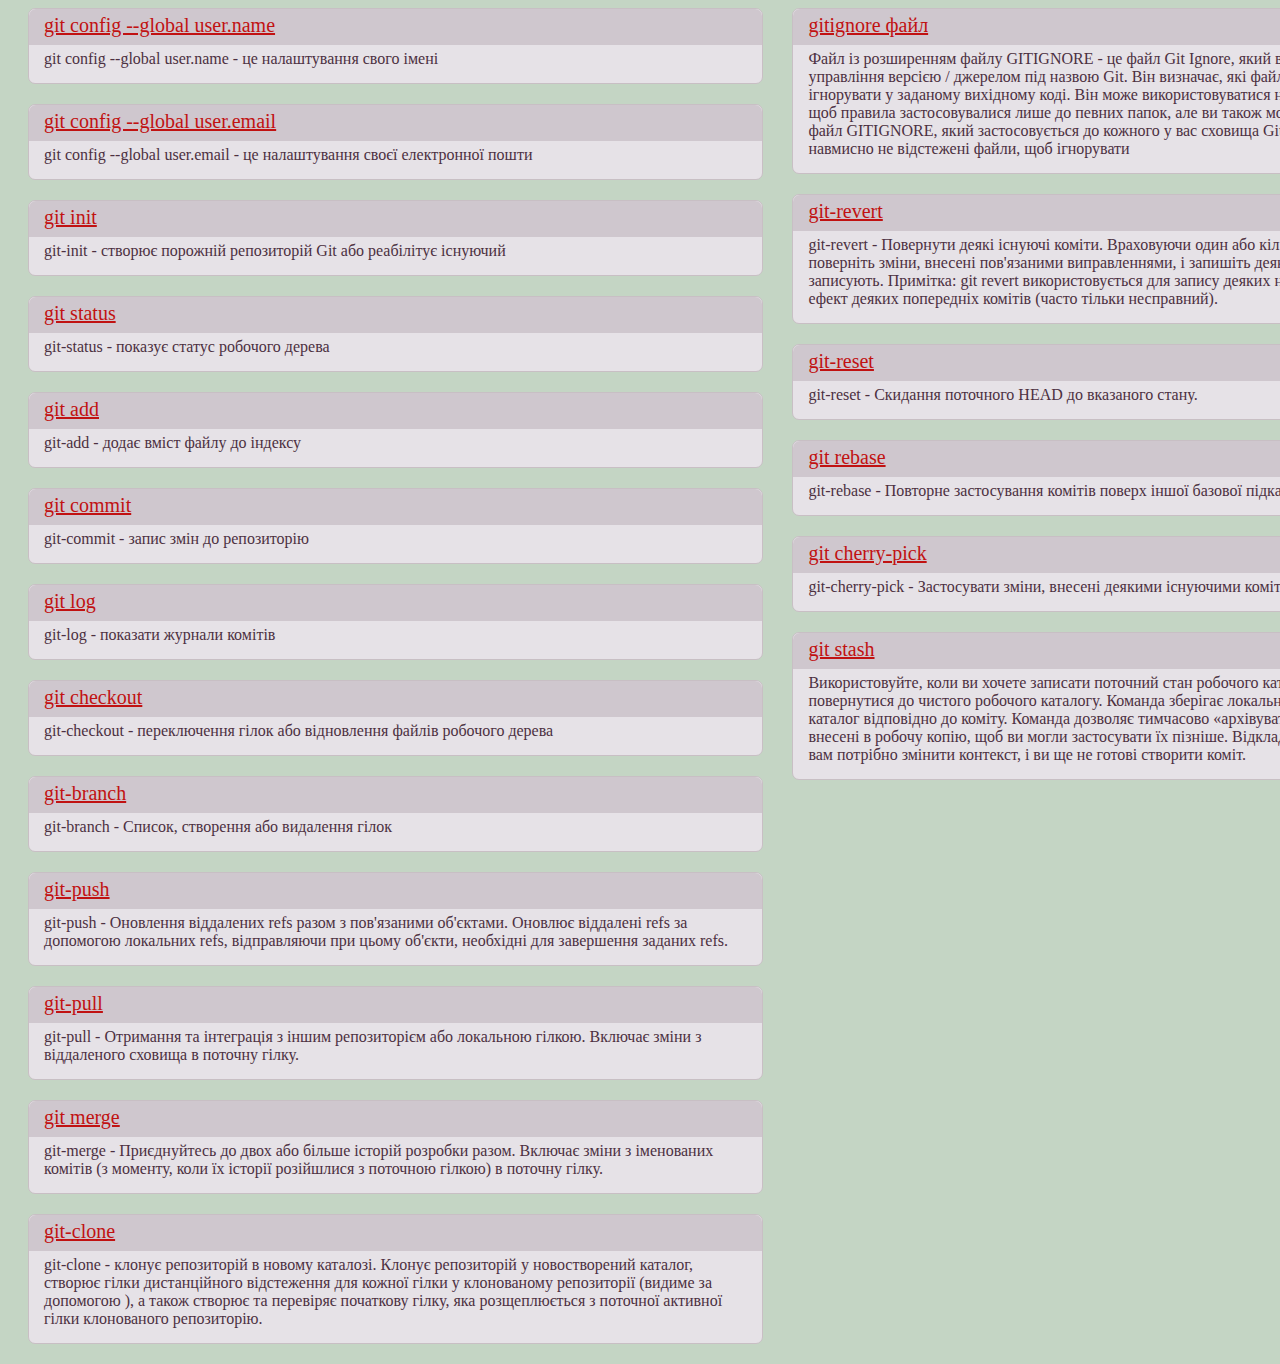
<file: index.html>
<!DOCTYPE html>
<html lang="en">

<head>
    <meta charset="UTF-8">
    <meta http-equiv="X-UA-Compatible" content="IE=edge">
    <meta name="viewport" content="width=device-width, initial-scale=1.0">
    <link rel="stylesheet" href="styles.css">
    <title>Document</title>
</head>

<body>
    <div class="content">
        <div class="textcols">
            <div class="textcols-left">
                <div class="post-main">
                    <h1><a href="#">git config --global user.name</a> </h1>
                        <div class="post">
                        <p>git config --global user.name - це налаштування свого імені </p>
                        </div>
                </div>
                <div class="post-main">
                    <h1><a href="#">git config --global user.email</a> </h1>
                        <div class="post">
                            <p>git config --global user.email - це налаштування своєї електронної пошти </p>
                        </div>
                </div>
                <div class="post-main">
                    <h1><a href="#">git init</a> </h1>
                        <div class="post">
                            <p>git-init - створює порожній репозиторій Git або реабілітує існуючий </p>
                        </div>
                </div>
                <div class="post-main">
                    <h1><a href="#"> git status</a> </h1>
                        <div class="post">
                            <p>git-status - показує статус робочого дерева </p>
                        </div>
                </div>
                <div class="post-main">
                    <h1><a href="#"> git add</a> </h1>
                        <div class="post">
                            <p>git-add - додає вміст файлу до індексу </p>
                        </div>
                </div>
                <div class="post-main">
                    <h1><a href="#"> git commit</a> </h1>
                        <div class="post">
                            <p>git-commit - запис змін до репозиторію </p>
                        </div>
                </div>
                <div class="post-main">
                    <h1><a href="#"> git log</a> </h1>
                        <div class="post">
                            <p>git-log - показати журнали комітів</p>
                        </div>
                </div>
                <div class="post-main">
                    <h1><a href="#"> git checkout</a> </h1>
                        <div class="post">
                            <p>git-checkout - переключення гілок або відновлення файлів робочого дерева</p>
                        </div>
                </div>
                <div class="post-main">
                    <h1><a href="#"> git-branch</a> </h1>
                        <div class="post">
                            <p>git-branch - Список, створення або видалення гілок</p>
                        </div>
                </div>
                <div class="post-main">
                    <h1><a href="#">git-push</a> </h1>
                        <div class="post">
                            <p>git-push - Оновлення віддалених refs разом з пов'язаними об'єктами. Оновлює віддалені refs за допомогою локальних refs, відправляючи при цьому об'єкти, необхідні для завершення заданих refs.</p>
                        </div>
                </div>
                <div class="post-main">
                    <h1><a href="#">git-pull</a> </h1>
                        <div class="post">
                            <p>git-pull - Отримання та інтеграція з іншим репозиторієм або локальною гілкою. Включає зміни з віддаленого сховища в поточну гілку. </p>
                        </div>
                </div>
                <div class="post-main">
                    <h1><a href="#"> git merge</a> </h1>
                        <div class="post">
                            <p>git-merge - Приєднуйтесь до двох або більше історій розробки разом. Включає зміни з іменованих комітів (з моменту, коли їх історії розійшлися з поточною гілкою) в поточну гілку.</p>
                        </div>
                </div>
                <div class="post-main">
                    <h1><a href="#"> git-clone</a> </h1>
                        <div class="post">
                            <p>git-clone - клонує репозиторій в новому каталозі. Клонує репозиторій у новостворений каталог, створює гілки дистанційного відстеження для кожної гілки у клонованому репозиторії (видиме за допомогою ), а також створює та перевіряє початкову гілку, яка розщеплюється з поточної активної гілки клонованого репозиторію.</p>
                        </div>
                </div>
            </div>
            <div class="textcols-right">
                <div class="post-main">
                    <h1><a href="#"> gitignore файл</a> </h1>
                        <div class="post">
                            <p>Файл із розширенням файлу GITIGNORE - це файл Git Ignore, який використовується у системі управління версією / джерелом під назвою Git. Він визначає, які файли та папки не слід ігнорувати у заданому вихідному коді.

                                Він може використовуватися на основі кожного маршруту, щоб правила застосовувалися лише до певних папок, але ви також можете створити глобальний файл GITIGNORE, який застосовується до кожного у вас сховища Git. Gitignore - Визначає навмисно не відстежені файли, щоб ігнорувати</p>
                        </div>
                </div>
                <div class="post-main">
                    <h1><a href="#"> git-revert</a> </h1>
                        <div class="post">
                            <p>git-revert - Повернути деякі існуючі коміти. Враховуючи один або кілька існуючих комітів, поверніть зміни, внесені пов'язаними виправленнями, і запишіть деякі нові коміти, які їх записують. Примітка: git revert використовується для запису деяких нових комітів, щоб змінити ефект деяких попередніх комітів (часто тільки несправний).</p>
                        </div>
                </div> 
                <div class="post-main">
                    <h1><a href="#"> git-reset</a> </h1>
                        <div class="post">
                            <p>git-reset - Скидання поточного HEAD до вказаного стану.</p>
                        </div>
                </div>  
                <div class="post-main">
                    <h1><a href="#"> git rebase</a> </h1>
                        <div class="post">
                            <p>git-rebase - Повторне застосування комітів поверх іншої базової підказки.</p>
                        </div>
                </div> 
                <div class="post-main">
                    <h1><a href="#"> git cherry-pick</a> </h1>
                        <div class="post">
                            <p>git-cherry-pick - Застосувати зміни, внесені деякими існуючими комітами.</p>
                        </div>
                </div> 
                <div class="post-main">
                    <h1><a href="#"> git stash</a> </h1>
                        <div class="post">
                            <p>Використовуйте, коли ви хочете записати поточний стан робочого каталогу та індексу, але хочете повернутися до чистого робочого каталогу. Команда зберігає локальні зміни та повертає робочий каталог відповідно до коміту. Команда дозволяє тимчасово «архівувати» (або відкладати) зміни, внесені в робочу копію, щоб ви могли застосувати їх пізніше. Відкладання змін корисно, якщо вам потрібно змінити контекст, і ви ще не готові створити коміт.</p>
                        </div>
                </div>  
            </div>
    </div>
</body>
</html>
</file>
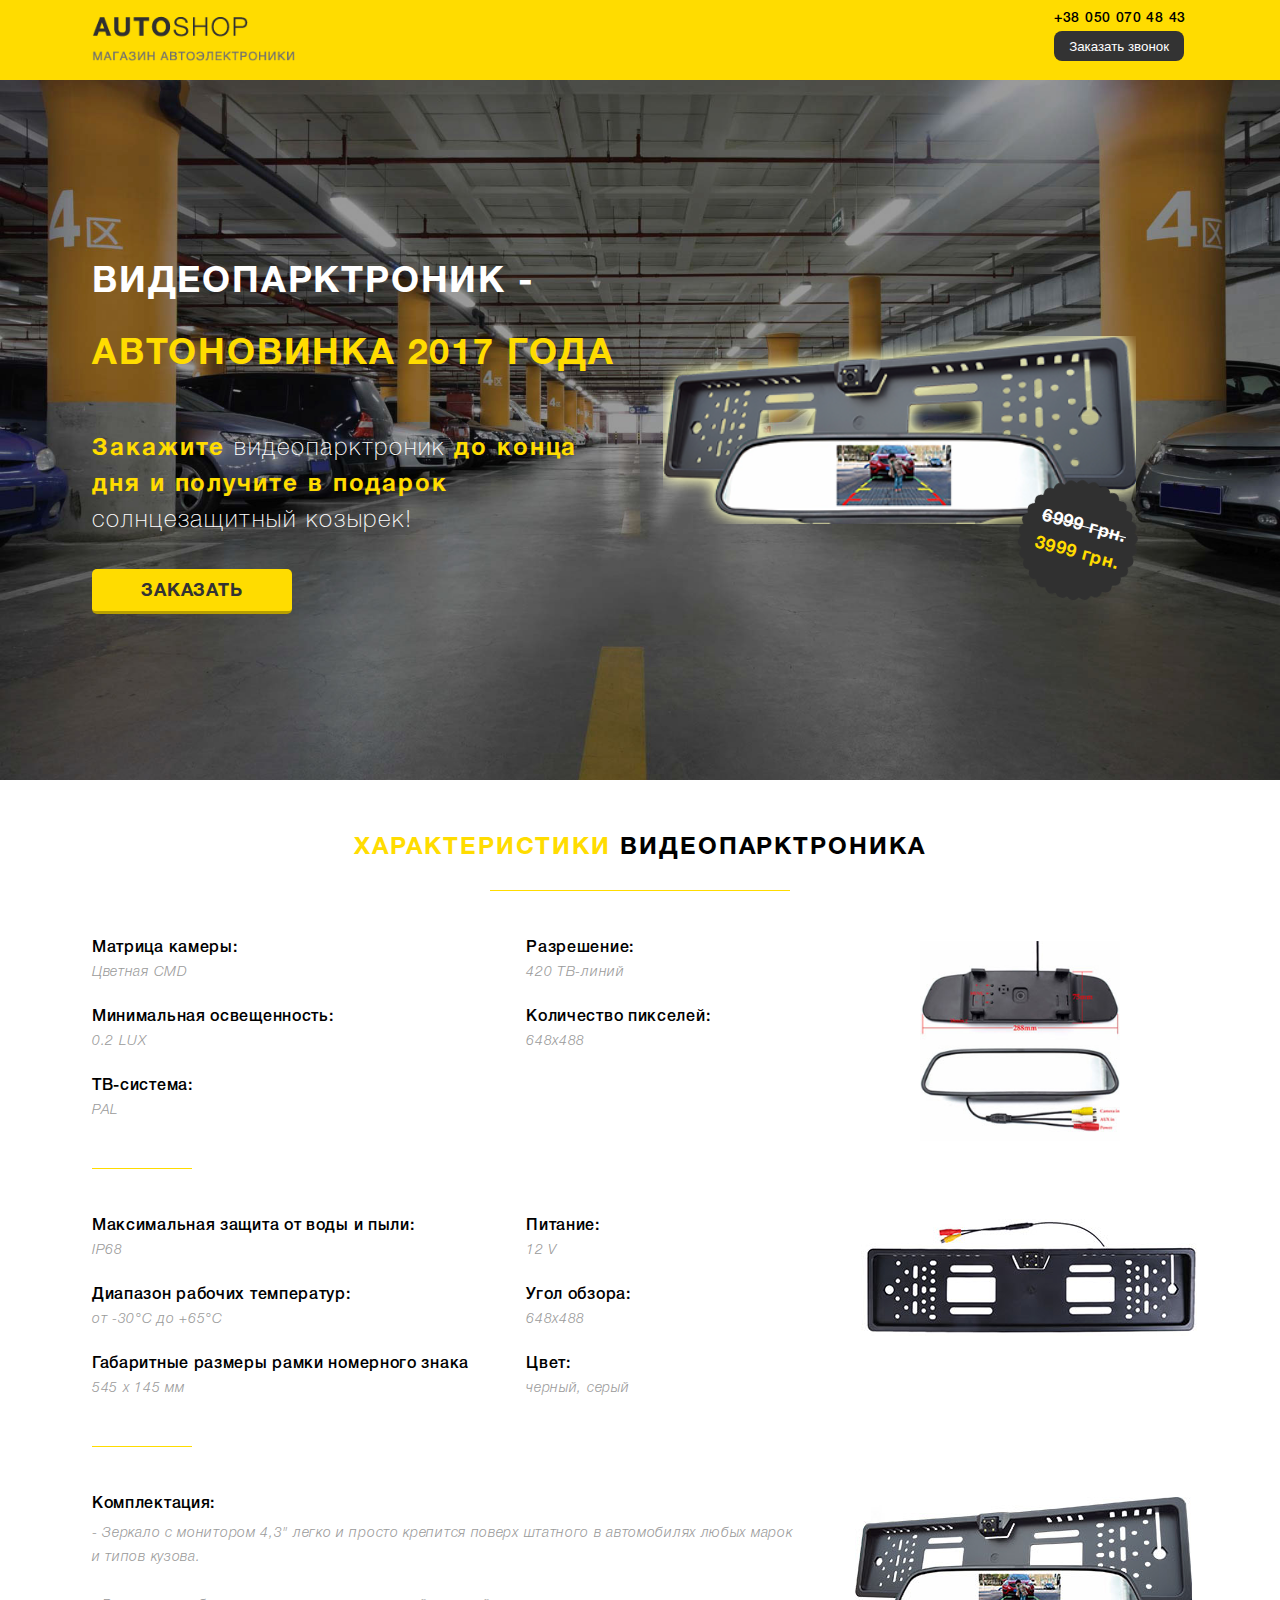
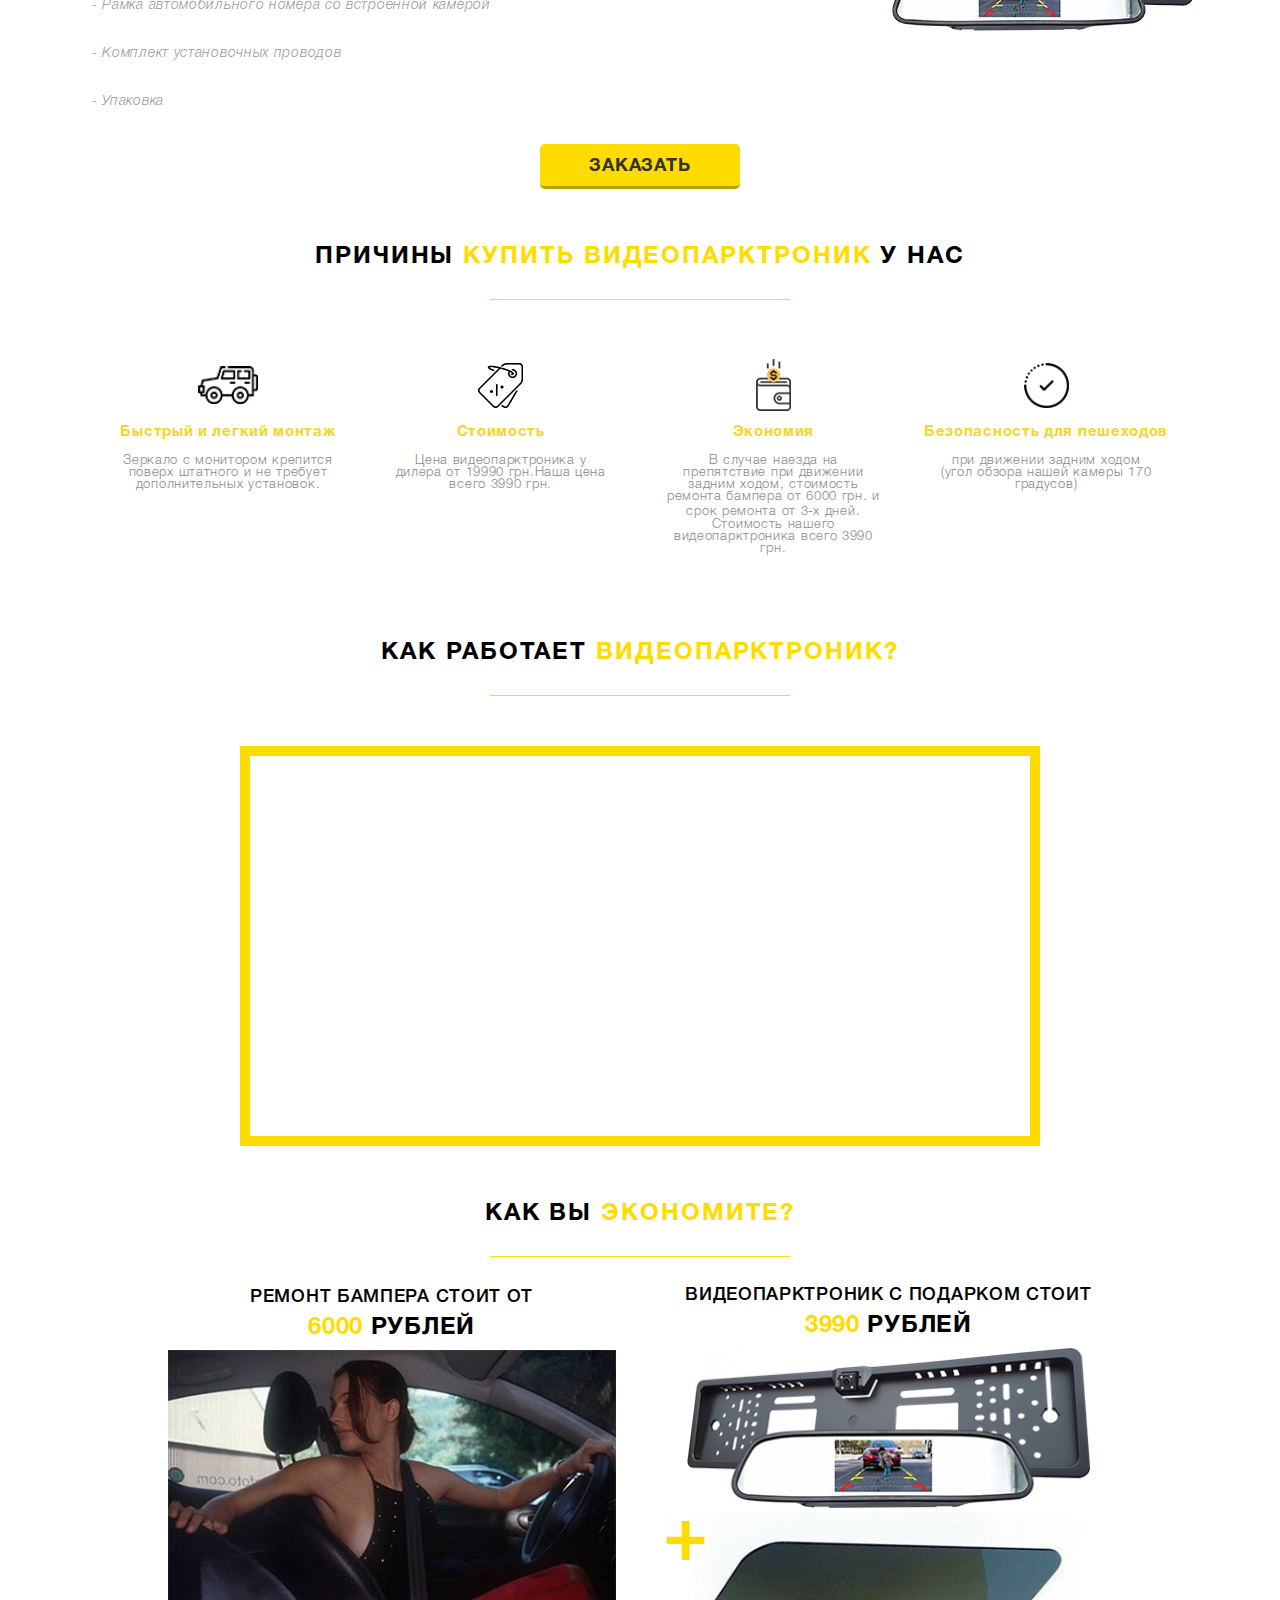
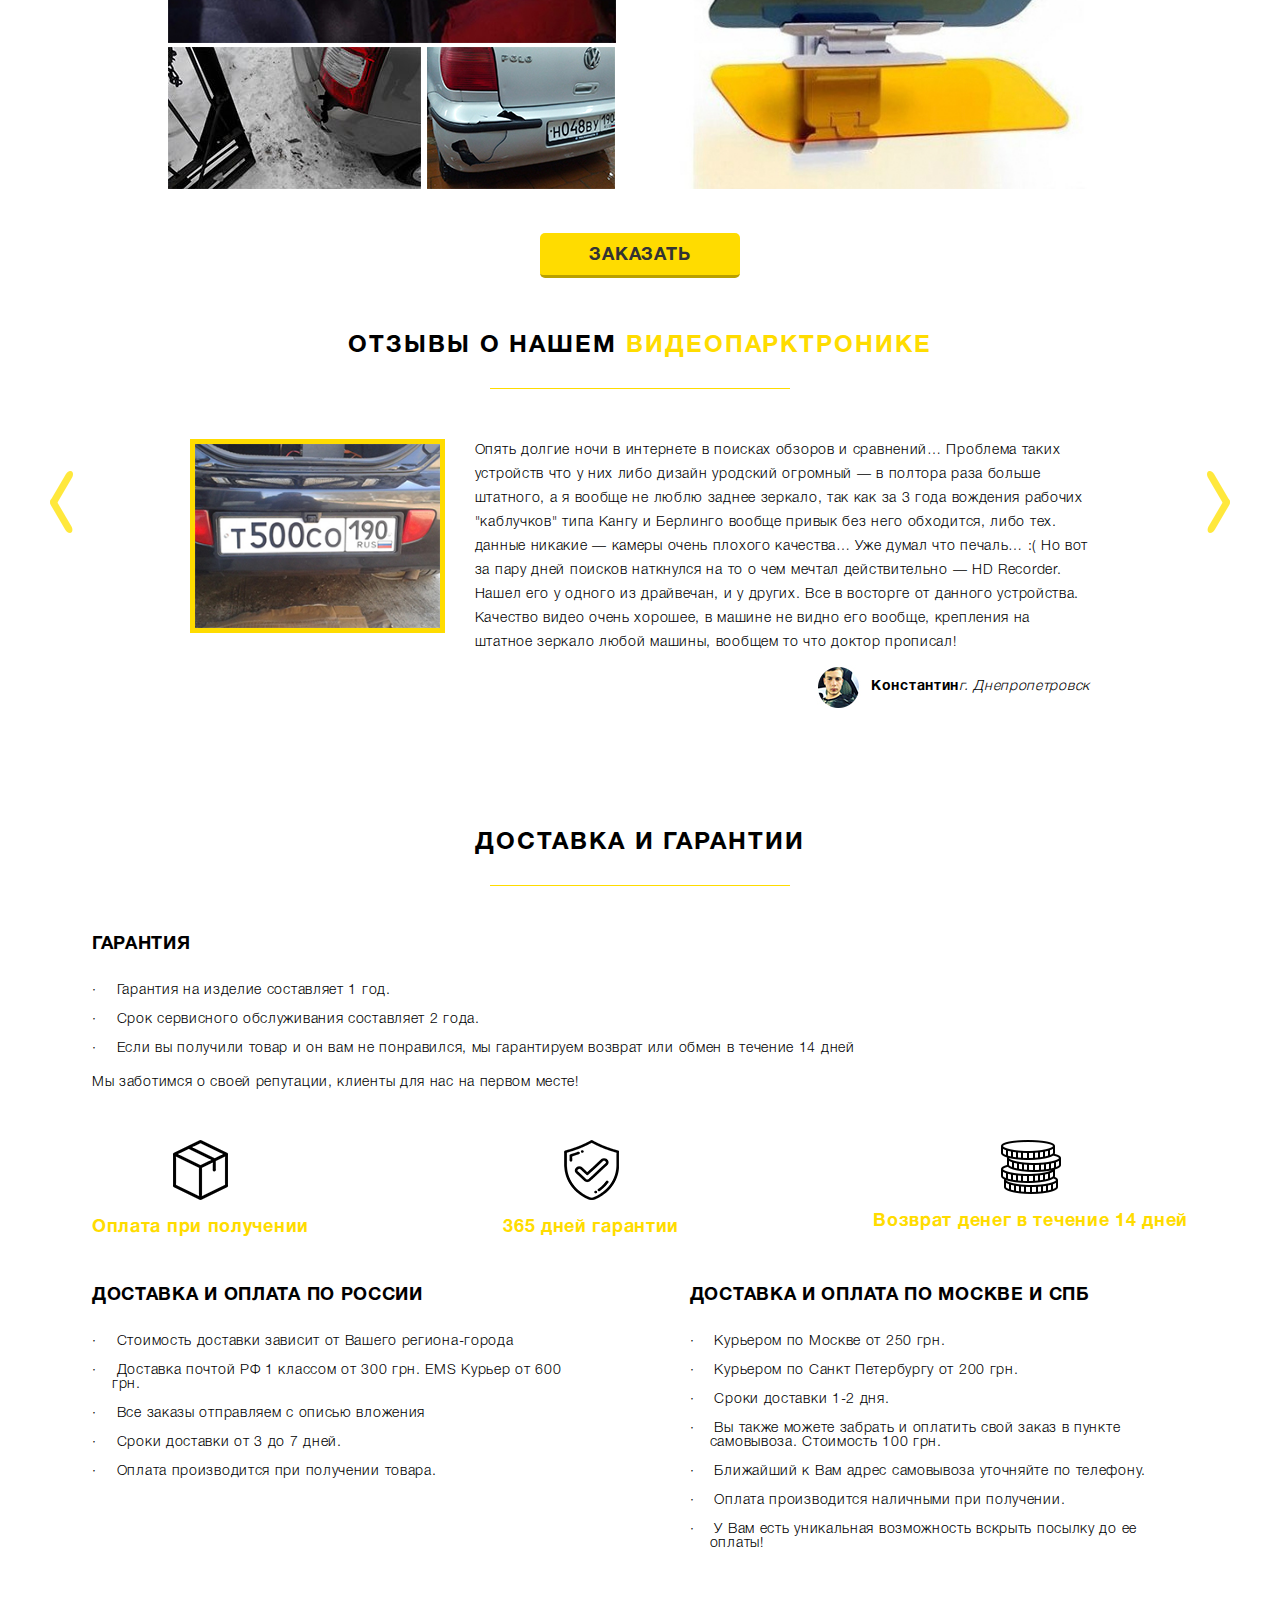
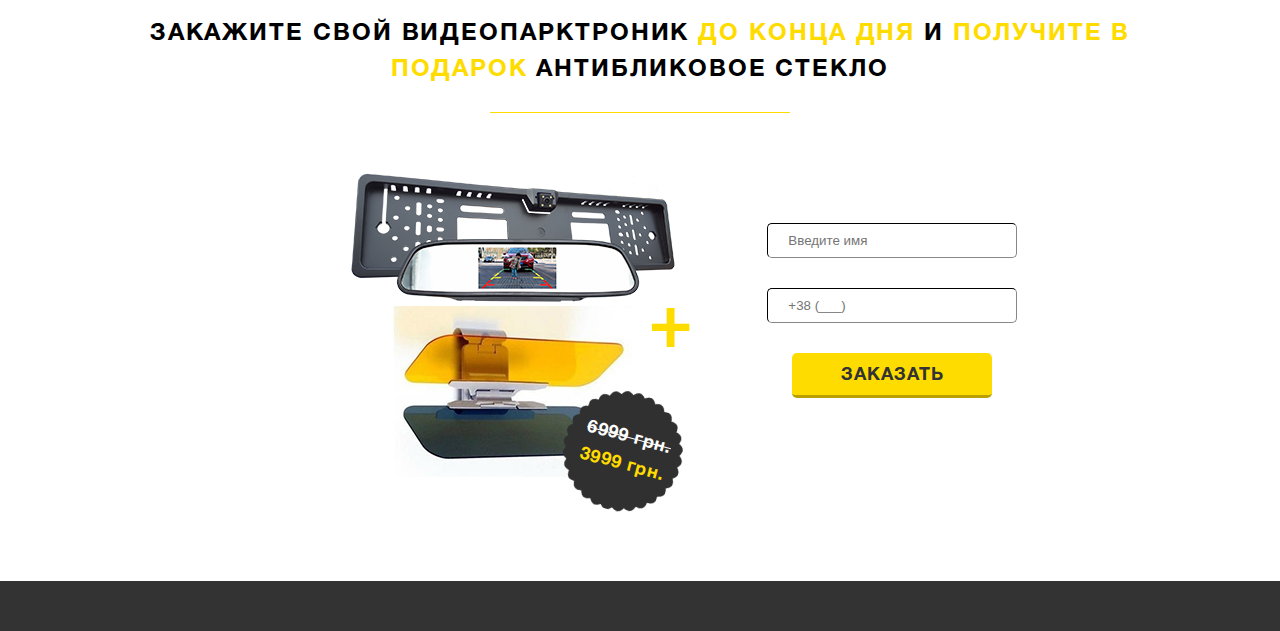
<file: prod/index.html>
<!DOCTYPE html>
<html lang="ru">
<head>
    <meta charset="UTF-8">
    <title>Title</title>
    <link rel="stylesheet" href="css/screen.css">
    <link rel="stylesheet" href="css/fonts.css">
    <link rel="stylesheet" href="css/main.css">
    </head>
<body>
<header>
    <div class="wrapper">
        <img src="img/logo.png" alt="Logo Avtoparktronik" class="logo">
        <div class="right-block">
            <a href="tel:+380500704843" class="phone">+38 050 070 48 43</a>
            <button class="btn-call">Заказать звонок</button>
        </div>
    </div>
</header>
<section class="main-screen">
    <div class="wrapper">
        <div class="left-block">
            <h1 class="h1">Видеопарктроник - <span class="yellow">Автоновинка 2017 года</span></h1>
            <p class="description">
                <span class="yellow"><b>Закажите</b></span> видеопарктроник <span class="yellow"><b>до конца дня и получите в подарок</b></span>
                солнцезащитный козырек!
            </p>
            <div class="timer"></div>
            <button class="btn-order">Заказать</button>
        </div>
        <div class="right-block">
            <img src="img/product.png" alt="" class="main-image">
            <div class="price">
                <div class="old-price">6999 грн.</div>
                <div class="new-price">3999 грн.</div>
            </div>
        </div>
    </div>
</section>
<section class="about">
    <div class="wrapper">
        <h2 class="h2"><span class="yellow">Характеристики</span> видеопарктроника</h2>
        <div class="column-block">
            <div class="description">
                <h4 class="param">Матрица камеры:</h4>
                <p class="value">Цветная CMD</p>
                <h4 class="param">Минимальная освещенность:</h4>
                <p class="value">0.2 LUX</p>
                <h4 class="param">ТВ-система:</h4>
                <p class="value">PAL</p>
            </div>
            <div class="description">
                <h4 class="param">Разрешение:</h4>
                <p class="value">420 ТВ-линий</p>
                <h4 class="param">Количество пикселей:</h4>
                <p class="value">648х488</p>
            </div>
            <div class="description">
                <img src="img/about-1.jpg" alt="">
            </div>
        </div>
        <div class="column-block">
            <div class="description">
                <h4 class="param">Максимальная защита от воды и пыли:</h4>
                <p class="value">IP68</p>
                <h4 class="param">Диапазон рабочих температур:</h4>
                <p class="value">от -30°C до +65°C</p>
                <h4 class="param">Габаритные размеры рамки номерного знака</h4>
                <p class="value">545 х 145 мм</p>
            </div>
            <div class="description">
                <h4 class="param">Питание:</h4>
                <p class="value">12 V</p>
                <h4 class="param">Угол обзора:</h4>
                <p class="value">648х488</p>
                <h4 class="param">Цвет:</h4>
                <p class="value">черный, серый</p>
            </div>
            <div class="description">
                <img src="img/about-2.jpg" alt="">
            </div>
        </div>
        <div class="column-block last">
            <div class="description double">
                <h4 class="param">Комплектация:</h4>
                <p class="value">
                    - Зеркало с монитором 4,3" легко и просто крепится поверх штатного в автомобилях любых марок и типов
                    кузова.<br><br>
                    - Рамка автомобильного номера со встроенной камерой<br><br>
                    - Комплект установочных проводов<br><br>
                    - Упаковка
                </p>
            </div>
            <div class="description">
                <img src="img/about-3.jpg" alt="">
            </div>
        </div>
        <button class="btn-order centred">Заказать</button>
    </div>
</section>
<section class="reasons">
    <div class="wrapper">
        <h2 class="h2">
            причины <span class="yellow">купить видеопарктроник</span> у нас
        </h2>
        <div class="reason">
            <div class="square">
                <img src="img/reason1.png" alt="" class="width60">
            </div>
            <h4 class="h4">Быстрый и легкий монтаж</h4>
            <div class="reason-text">Зеркало с монитором крепится поверх штатного и не требует дополнительных установок.
            </div>
        </div>
        <div class="reason">
            <div class="square">
                <img src="img/reason2.png" alt="">
            </div>
            <h4 class="h4">Стоимость</h4>
            <div class="reason-text">Цена видеопарктроника у дилера от 19990 грн.Наша цена всего 3990 грн.
            </div>
        </div>
        <div class="reason">
            <div class="square">
                <img src="img/reason3.png" alt="" class="width35">
            </div>
            <h4 class="h4">Экономия</h4>
            <div class="reason-text">В случае наезда на препятствие при движении задним ходом, стоимость ремонта бампера
                от 6000 грн. и срок ремонта от 3‐х дней. Стоимость нашего видеопарктроника всего 3990 грн.
            </div>
        </div>
        <div class="reason">
            <div class="square">
                <img src="img/reason4.png" alt="">
            </div>
            <h4 class="h4">Безопасность для пешеходов</h4>
            <div class="reason-text">при движении задним ходом (угол обзора нашей камеры 170 градусов)
            </div>
        </div>
    </div>
</section>
<section class="video">
    <div class="wrapper">
        <h2 class="h2">как работает <span class="yellow">видеопарктроник?</span></h2>
        <div id="video"></div>
    </div>
</section>
<section class="how">
    <div class="wrapper">
        <h2 class="h2">как вы <span class="yellow">экономите?</span></h2>
        <div class="left-block">
            <p>ремонт бампера стоит от</p>
            <p class="cost"><span class="yellow">6000</span> рублей</p>
            <img src="img/girl-in-car.jpg" alt="" class="full-width">
            <img src="img/broken-car1.jpg" alt="" class="half-width">
            <img src="img/broken-car2.jpg" alt="" class="half-width">
        </div>
        <div class="right-block">
            <p>Видеопарктроник с подарком стоит</p>
            <p class="cost"><span class="yellow">3990</span> рублей</p>
            <img src="img/product.jpg" alt="" class="full-width small-height-fix">
            <span class="plus yellow">+</span>
            <img src="img/gift.jpg" alt="" class="full-width">
        </div>
        <button class="btn-order centred">Заказать</button>
    </div>
</section>
<section class="reviews">
    <div class="wrapper">
        <h2 class="h2">отзывы о нашем <span class="yellow">видеопарктронике</span></h2>
        <img src="img/arrow-left.png" alt="" class="arrow-left">
        <div class="review-slider">
            <div class="slide">
                <img src="img/review1.jpg" alt="" class="main-review-img">
                <p class="review-text">
                    Опять долгие ночи в интернете в поисках обзоров и сравнений… Проблема таких устройств что у них либо
                    дизайн
                    уродский огромный — в полтора раза больше штатного, а я вообще не люблю заднее зеркало, так как за 3
                    года
                    вождения рабочих "каблучков" типа Кангу и Берлинго вообще привык без него обходится, либо тех.
                    данные
                    никакие — камеры очень плохого качества… Уже думал что печаль… :( Но вот за пару дней поисков
                    наткнулся на
                    то о чем мечтал действительно — HD Recorder. Нашел его у одного из драйвечан, и у других. Все в
                    восторге от
                    данного устройства. Качество видео очень хорошее, в машине не видно его вообще, крепления на штатное
                    зеркало
                    любой машины, вообщем то что доктор прописал!
                </p>
                <div class="review-author"><img src="img/review1-ava.jpg" alt="" class="ava"><b>Константин</b><i>г.
                    Днепропетровск</i></div>
            </div>
        </div>
        <img src="img/arrow-right.png" alt="" class="arrow-right">
    </div>
</section>
<section class="delivery">
    <div class="wrapper">
        <h2 class="h2">Доставка и гарантии</h2>
        <h4 class="h4">Гарантия</h4>
        <ul>
            <li>Гарантия на изделие составляет 1 год.</li>
            <li>Срок сервисного обслуживания составляет 2 года.</li>
            <li>Если вы получили товар и он вам не понравился, мы гарантируем возврат или обмен в течение 14 дней</li>
        </ul>
        <p>Мы заботимся о своей репутации, клиенты для нас на первом месте!</p>
        <div class="advantages">
            <div class="adv"><img src="img/adv1.png" alt="">
                <div class="adv-title yellow">Оплата при получении</div>
            </div>
            <div class="adv"><img src="img/adv2.png" alt="">
                <div class="adv-title yellow">365 дней гарантии</div>
            </div>
            <div class="adv"><img src="img/adv3.png" alt="">
                <div class="adv-title yellow">Возврат денег в течение 14 дней</div>
            </div>
        </div>
        <div class="left-block">
            <h4 class="h4">доставка и оплата по россии</h4>
            <ul>
                <li>Стоимость доставки зависит от Вашего региона-города</li>
                <li>Доставка почтой РФ 1 классом от 300 грн. EMS Курьер от 600 грн.</li>
                <li>Все заказы отправляем с описью вложения</li>
                <li>Сроки доставки от 3 до 7 дней.</li>
                <li>Оплата производится при получении товара.</li>
            </ul>
        </div>
        <div class="right-block">
            <h4 class="h4">Доставка и оплата по москве и спб</h4>
            <ul>
                <li>Курьером по Москве от 250 грн.</li>
                <li>Курьером по Санкт Петербургу от 200 грн.</li>
                <li>Сроки доставки 1-2 дня.</li>
                <li>Вы также можете забрать и оплатить свой заказ в пункте
                    самовывоза. Стоимость 100 грн.
                </li>
                <li>Ближайший к Вам адрес самовывоза уточняйте по телефону.</li>
                <li>Оплата производится наличными при получении.</li>
                <li>У Вам есть уникальная возможность вскрыть посылку до ее оплаты!</li>
            </ul>
        </div>
    </div>
</section>
<section class="last-screen">
    <div class="wrapper">
        <h2 class="h2">закажите свой видеопарктроник <span class="yellow">до конца дня</span>
            И <span class="yellow">получите в подарок</span> антибликовое стекло</h2>
        <div class="left-block">
            <img src="img/product-reverse.jpg" alt="">
            <span class="plus">+</span>
            <img src="img/gift-reverse.jpg" alt="">
            <div class="price">
                <div class="old-price">6999 грн.</div>
                <div class="new-price">3999 грн.</div>
            </div>
        </div>
        <div class="right-block">
            <form action="form-ok.php">
                <input type="text" name="name" class="name" placeholder="Введите имя">
                <input type="text" name="phone" class="phone" placeholder="+38 (___)">
                <div id="timer2"></div>
                <button class="btn-order centred">Заказать</button>
            </form>
        </div>
    </div>
</section>
<footer>
    <div class="wrapper">

    </div>
</footer>
<script src="lib/plugins.js"></script>
<script>
    // 2. This code loads the IFrame Player API code asynchronously.
    var tag = document.createElement('script');

    tag.src = "https://www.youtube.com/iframe_api";
    var firstScriptTag = document.getElementsByTagName('script')[0];
    firstScriptTag.parentNode.insertBefore(tag, firstScriptTag);

    // 3. This function creates an <iframe> (and YouTube player)
    //    after the API code downloads.
    var player;
    function onYouTubeIframeAPIReady() {
        player = new YT.Player('video', {
            height: '390',
            width: '640',
            videoId: 'M7lc1UVf-VE',
            events: {
                'onReady': onPlayerReady,
                'onStateChange': onPlayerStateChange
            }
        });
    }

    // 4. The API will call this function when the video player is ready.
    function onPlayerReady(event) {
        event.target.playVideo();
    }

    // 5. The API calls this function when the player's state changes.
    //    The function indicates that when playing a video (state=1),
    //    the player should play for six seconds and then stop.
    var done = false;
    function onPlayerStateChange(event) {
        if (event.data == YT.PlayerState.PLAYING && !done) {
            setTimeout(stopVideo, 6000);
            done = true;
        }
    }
    
</script>
</body>
</html>
</file>
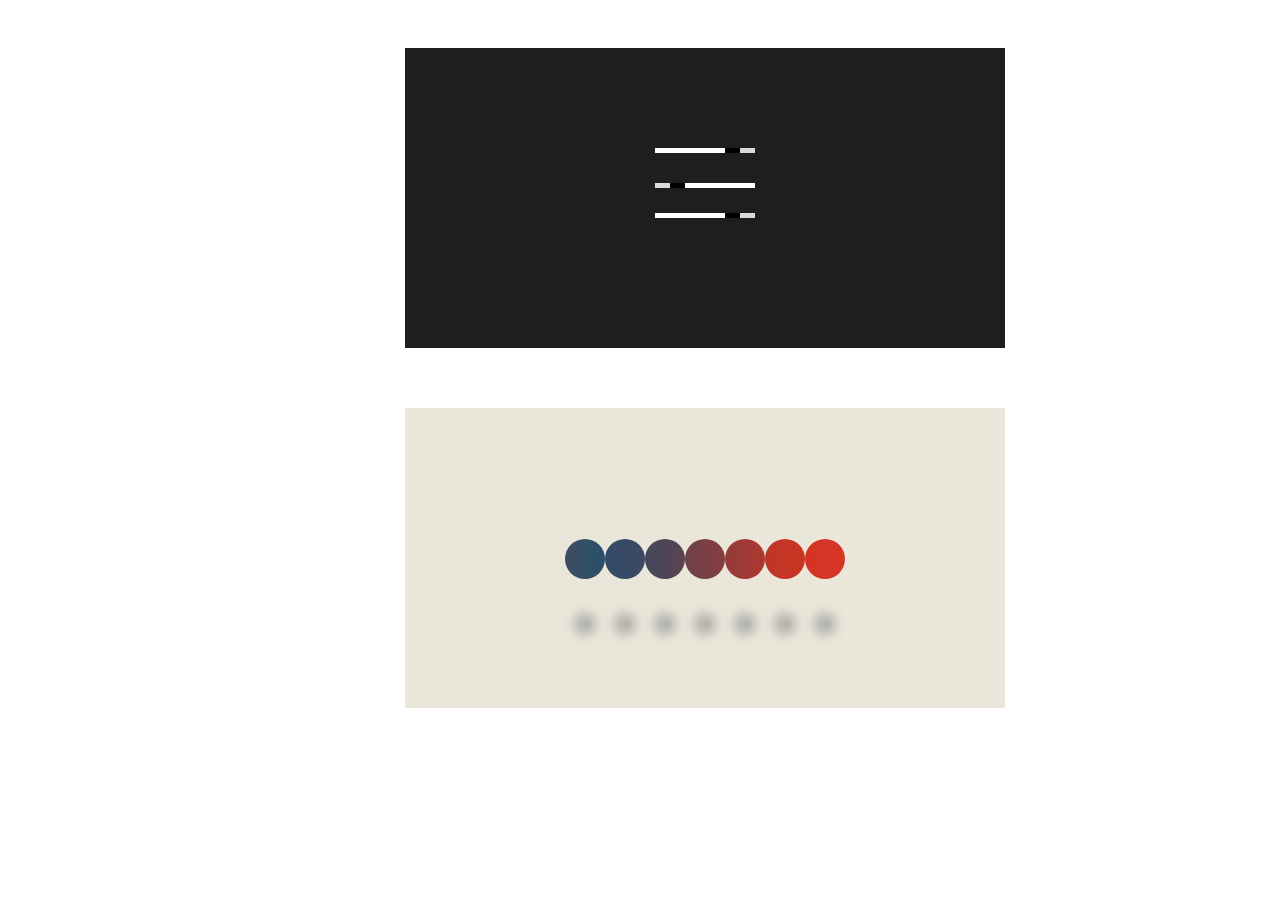
<file: HW10.html>
<!DOCTYPE html>
<html lang="en">
<head>
    <meta charset="UTF-8">
    <meta http-equiv="X-UA-Compatible" content="IE=edge">
    <meta name="viewport" content="width=device-width, initial-scale=1.0">
    <link rel="stylesheet" href="HW10.css">
    <title>HW#10</title>
</head>
<body>
    <div class="wrapper">
        <div class="block-1">
            <div id="stick">
                <div class="stick-1"></div>
                <div class="stick-2"></div>
                <div class="stick-3"></div>
            </div>

        </div>
        <div class="block-2">                            
                <div class="circles">    
                    <div class="circle circle-1"></div>
                    <div class="circle circle-2"></div>
                    <div class="circle circle-3"></div>
                    <div class="circle circle-4"></div>
                    <div class="circle circle-5"></div>
                    <div class="circle circle-6"></div>
                    <div class="circle circle-7"></div>
                </div>
                

        </div>

    </div>
</body>
</html>
</file>
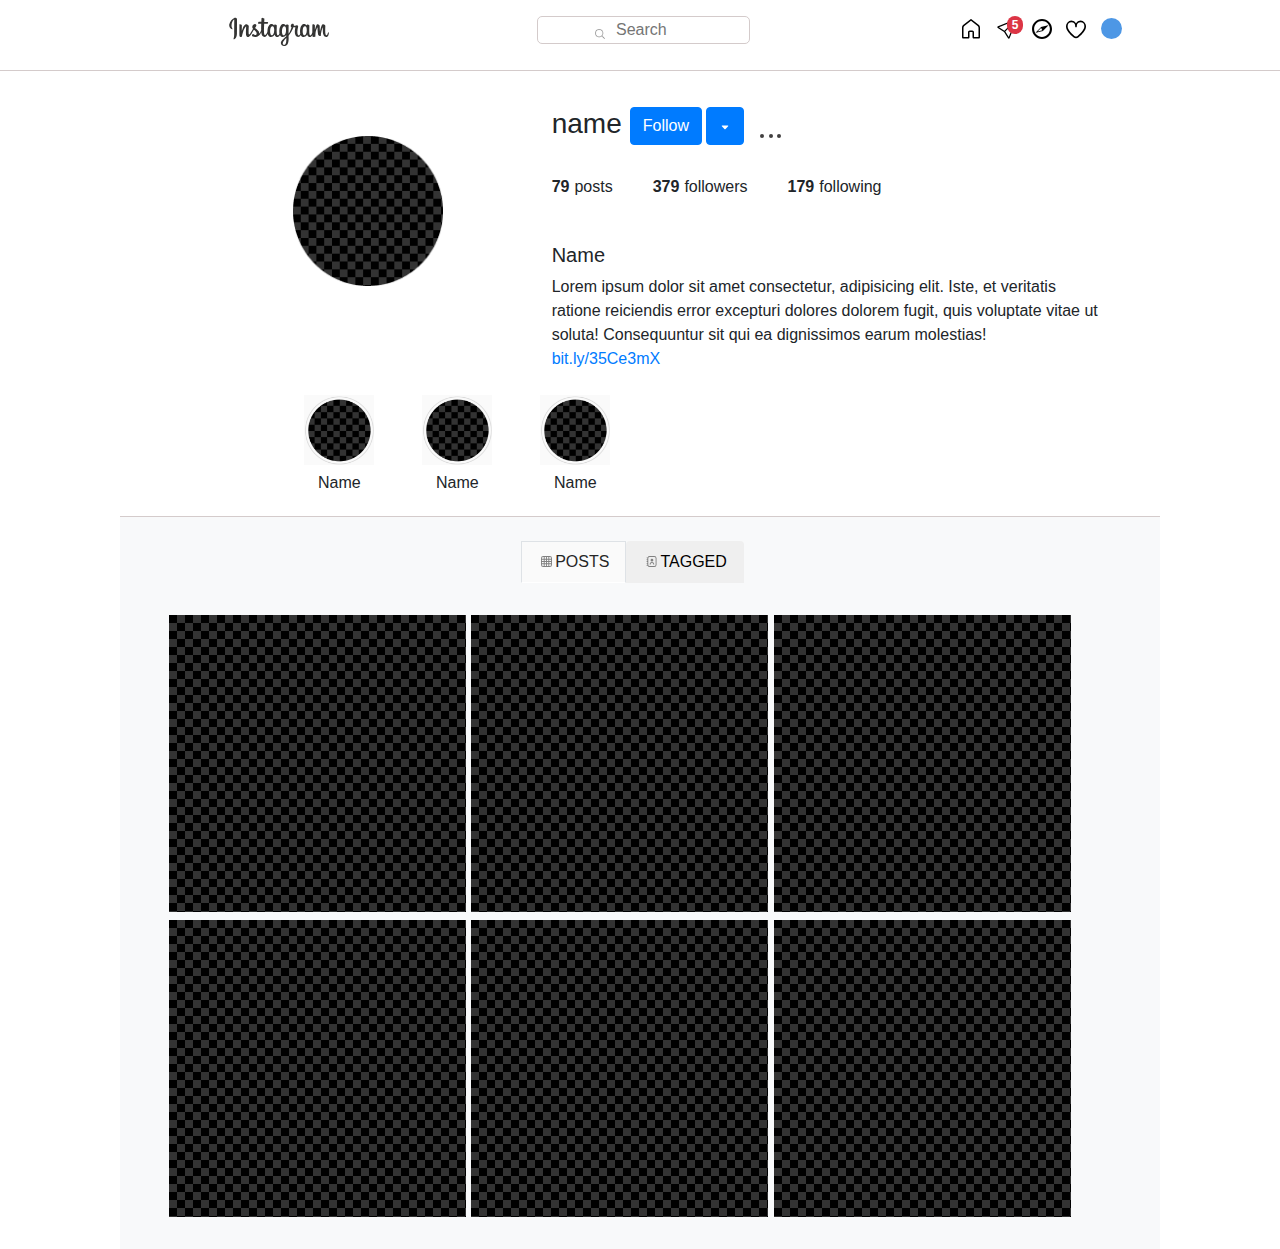
<file: HW11.html>
<!DOCTYPE html>
<html lang="en">
<head>
    <meta charset="UTF-8">
    <meta http-equiv="X-UA-Compatible" content="IE=edge">
    <meta name="viewport" content="width=device-width, initial-scale=1.0">
    <title>HW#11</title>
    <link rel="stylesheet" href="https://cdn.jsdelivr.net/npm/bootstrap@4.3.1/dist/css/bootstrap.min.css" integrity="sha384-ggOyR0iXCbMQv3Xipma34MD+dH/1fQ784/j6cY/iJTQUOhcWr7x9JvoRxT2MZw1T" crossorigin="anonymous">
    <link rel="stylesheet" href="HW11.css">
</head>
<body>
<header >
    <div class="container container-jg " >
        <div class="row col-12 head justify-content-center mx-4">
            <div class="col-3 logo offset-1"><?xml version="1.0" encoding="UTF-8" standalone="no"?>
                <svg  width="100px" height="100px" viewBox="0 -183 512 512" version="1.1" xmlns="http://www.w3.org/2000/svg" xmlns:xlink="http://www.w3.org/1999/xlink" preserveAspectRatio="xMidYMid">
                    <g fill="#343433">
                        <path d="M27.1265503,0.902013423 C16.6803758,5.27806711 5.19645638,17.6253423 1.56950336,33.1348188 C-3.02389262,52.7806711 16.0910604,61.0895034 17.6588456,58.3688591 C19.5041074,55.168 14.2337718,54.0855839 13.1487785,43.8919732 C11.7467919,30.7260134 17.8675973,16.014604 25.571651,9.55962416 C27.0028456,8.36037584 26.9349799,10.0295302 26.9349799,13.1169933 C26.9349799,18.6381745 26.6300134,68.2016644 26.6300134,78.5456107 C26.6300134,92.5422819 26.0518658,96.9621477 25.0132617,101.329611 C23.9617718,105.75549 22.2702819,108.745879 23.5511409,109.897879 C24.9831946,111.18647 31.0971275,108.121342 34.6364564,103.181745 C38.8802148,97.2576644 40.3655302,90.1429262 40.632698,82.4165369 C40.9548456,73.102604 40.9411007,58.3233289 40.9548456,49.8933691 C40.9668725,42.1618255 41.0845638,19.5221477 40.8191141,5.91205369 C40.7538255,2.57374497 31.4957315,-0.928644295 27.1265503,0.902013423"></path>
                        <path d="M398.069691,66.4053691 C397.73294,73.6816107 396.122201,79.3694497 394.123168,83.3812617 C390.253101,91.1480268 382.222604,93.5594094 378.812993,82.3950604 C376.954846,76.3094765 376.868081,66.1450738 378.203919,57.6524027 C379.563812,49.0008054 383.360859,42.4667919 389.648322,43.0561074 C395.849879,43.6385503 398.752644,51.6295302 398.069691,66.4053691 L398.069691,66.4053691 Z M293.520322,111.550711 C293.436134,123.641128 291.533315,134.241933 287.452779,137.320805 C281.665289,141.68655 273.886497,138.411812 275.497235,129.589262 C276.922416,121.782121 283.662604,113.809181 293.536644,104.067436 C293.536644,104.067436 293.557262,106.288966 293.520322,111.550711 L293.520322,111.550711 Z M291.939651,66.3340671 C291.585718,72.9617181 289.867597,79.6194362 287.993128,83.3812617 C284.123919,91.1480268 276.035007,93.5757315 272.682953,82.3950604 C270.39098,74.7554362 270.939919,64.8685101 272.073879,58.638604 C273.54545,50.5557047 277.112268,43.0569664 283.518282,43.0569664 C289.74647,43.0569664 292.817611,49.8899329 291.939651,66.3340671 L291.939651,66.3340671 Z M231.375034,66.233557 C230.995329,73.2520805 229.625987,79.1194631 227.42851,83.3812617 C223.452779,91.0947651 215.587221,93.5405101 212.118336,82.3950604 C209.617611,74.3576913 210.46894,63.3995168 211.509262,57.4797315 C213.052993,48.6949799 216.918765,42.4667919 222.953664,43.0569664 C229.152644,43.662604 232.166228,51.6295302 231.375034,66.233557 L231.375034,66.233557 Z M508.928,74.4315705 C507.412617,74.4315705 506.721074,75.9942013 506.14894,78.6229262 C504.16451,87.765906 502.078711,89.8293691 499.388993,89.8293691 C496.384,89.8293691 493.683973,85.3029799 492.989852,76.2407517 C492.444349,69.1148456 492.531973,55.9969933 493.22953,42.9478658 C493.372134,40.2667383 492.632483,37.6139597 485.441289,35.001557 C482.346953,33.877906 477.848913,32.2233557 475.609342,37.6294228 C469.281503,52.9026577 466.805691,65.0282953 466.223248,69.9532886 C466.193181,70.2084295 465.880483,70.2608322 465.825503,69.6646443 C465.454389,65.7198389 464.624537,58.5501208 464.52145,43.4882148 C464.501691,40.5493691 463.878872,38.0477852 460.63506,35.9997852 C458.530362,34.6708188 452.138953,32.3204295 449.83753,35.1166711 C447.843651,37.4034899 445.534497,43.5577987 443.135141,50.8529396 C441.185074,56.7821745 439.826899,60.7931275 439.826899,60.7931275 C439.826899,60.7931275 439.852671,44.7948456 439.875866,38.726443 C439.886174,36.437047 438.315812,35.6742013 437.84247,35.5358926 C435.711141,34.9182282 431.512054,33.8847785 429.729503,33.8847785 C427.530309,33.8847785 426.991678,35.1132349 426.991678,36.9043758 C426.991678,37.1397584 426.644617,57.9676779 426.644617,72.5321879 C426.644617,73.1653154 426.645477,73.8551409 426.648054,74.5887785 C425.431624,81.2825772 421.486819,90.3697181 417.196671,90.3697181 C412.901369,90.3697181 410.874846,86.570953 410.874846,69.2076242 C410.874846,59.079302 411.178953,54.6740403 411.32843,47.3479732 C411.415195,43.1282685 411.582711,39.8878926 411.573262,39.1525369 C411.541477,36.8975034 407.642201,35.7609664 405.827866,35.3408859 C404.00494,34.9182282 402.420832,34.7532886 401.183785,34.8237315 C399.43302,34.9233826 398.194255,36.0710872 398.194255,37.6508993 C398.194255,38.4987919 398.203705,40.1086711 398.203705,40.1086711 C395.948671,36.565047 392.321718,34.0986846 389.908617,33.3839463 C383.408966,31.4536376 376.626685,33.1648859 371.51098,40.3225772 C367.445047,46.0104161 364.994148,52.4525101 364.029423,61.7080268 C363.324134,68.4748456 363.554362,75.3361611 364.807732,81.1391141 C363.293208,87.6868725 360.481503,90.3697181 357.402631,90.3697181 C352.93294,90.3697181 349.692564,83.0745772 350.068832,70.456698 C350.317101,62.1581745 351.977664,56.333745 353.792859,47.9080805 C354.566872,44.316349 353.93804,42.4358658 352.360805,40.633557 C350.914148,38.9807248 347.831839,38.1362685 343.400805,39.1748725 C340.244617,39.9153826 335.731973,40.7117315 331.603329,41.3233826 C331.603329,41.3233826 331.852456,40.3294497 332.056913,38.5769664 C333.130738,29.3867383 323.144161,30.1324027 319.957906,33.0678121 C318.055946,34.8202953 316.761342,36.8871946 316.26996,40.6034899 C315.490792,46.5009396 320.300671,49.2825772 320.300671,49.2825772 C318.722577,56.5072752 314.854228,65.9431946 310.860456,72.7658523 C308.721396,76.4211544 307.084886,79.1297718 304.972456,82.0093423 C304.964725,80.9372349 304.958711,79.8642685 304.955275,78.7973154 C304.907168,63.6099866 305.109047,51.6578792 305.198389,47.3488322 C305.285154,43.1291275 305.454389,39.9746577 305.44494,39.239302 C305.420886,37.5907651 304.457879,36.9670872 302.45455,36.1784698 C300.683168,35.4809128 298.588779,34.9981208 296.416215,34.829745 C293.674094,34.616698 292.022121,36.0702282 292.065074,37.7900671 C292.073664,38.1147919 292.073664,40.1086711 292.073664,40.1086711 C289.818631,36.565047 286.191678,34.0986846 283.778577,33.3839463 C277.278926,31.4544966 270.496644,33.1648859 265.38094,40.3225772 C261.315866,46.0104161 258.653638,53.9919463 257.899383,61.6375839 C257.196671,68.7634899 257.326389,74.8181477 258.284242,79.9201074 C257.250792,85.0280805 254.279302,90.3697181 250.919517,90.3697181 C246.624215,90.3697181 244.180188,86.570953 244.180188,69.2076242 C244.180188,59.079302 244.484295,54.6740403 244.633772,47.3488322 C244.720537,43.1291275 244.888054,39.8878926 244.878604,39.153396 C244.846819,36.8983624 240.947544,35.7618255 239.133208,35.3408859 C237.234685,34.901906 235.595597,34.7404027 234.337074,34.8340403 C232.67651,34.9568859 231.509047,36.4439195 231.509047,37.5529664 L231.509047,40.1086711 C229.254013,36.565047 225.62706,34.0986846 223.21396,33.3839463 C216.714309,31.4544966 209.969826,33.1923758 204.816322,40.3225772 C201.455678,44.9718121 198.735034,50.1261745 197.334765,61.5362148 C196.930148,64.8332886 196.751463,67.9216107 196.774658,70.8071946 C195.434523,79.0034899 189.515597,88.4488591 184.673933,88.4488591 C181.840752,88.4488591 179.142443,82.9534497 179.142443,71.2418792 C179.142443,55.6413423 180.108027,33.4303356 180.271248,31.289557 C180.271248,31.289557 186.388617,31.1856107 187.573262,31.1718658 C190.624644,31.1383624 193.388242,31.2105235 197.452456,31.0026309 C199.491007,30.8986846 201.454819,23.5829262 199.35098,22.6774765 C198.397423,22.2677047 191.658094,21.9086174 188.986416,21.8519195 C186.739973,21.8012349 180.486013,21.3382013 180.486013,21.3382013 C180.486013,21.3382013 181.04698,6.59500671 181.177557,5.0375302 C181.288376,3.73948993 179.608913,3.07114094 178.645906,2.66566443 C176.304107,1.67516779 174.208859,1.20096644 171.725315,0.688966443 C168.294228,-0.0188993289 166.737611,0.673503356 166.433503,3.56939597 C165.975624,7.96434899 165.738523,20.8373691 165.738523,20.8373691 C163.220617,20.8373691 154.619705,20.3451275 152.10094,20.3451275 C149.760859,20.3451275 147.235221,30.4090201 150.470443,30.5327248 C154.192752,30.677047 160.679517,30.8024698 164.979973,30.9313289 C164.979973,30.9313289 164.788403,53.5091544 164.788403,60.4804295 C164.788403,61.2217987 164.791839,61.9356779 164.796134,62.6289396 C162.429423,74.9641879 154.093101,81.6279195 154.093101,81.6279195 C155.883383,73.4668456 152.226362,67.3383087 145.639087,62.150443 C143.212242,60.2390336 138.421262,56.6198121 133.060725,52.6535302 C133.060725,52.6535302 136.165369,49.5944161 138.918658,43.4375302 C140.869584,39.0760805 140.953772,34.0866577 136.165369,32.9862013 C128.253423,31.1667114 121.729718,36.977396 119.783946,43.1806711 C118.276295,47.9871141 119.080376,51.5522148 122.033826,55.2564832 C122.24945,55.5270872 122.483114,55.8037047 122.72451,56.0820403 C120.938523,59.5242953 118.485047,64.1589262 116.40698,67.7532349 C110.639248,77.7320805 106.282094,85.6251275 102.989315,85.6251275 C100.357154,85.6251275 100.392376,77.610953 100.392376,70.1079195 C100.392376,63.6400537 100.870013,53.9154899 101.251436,43.847302 C101.377718,40.5175839 99.7128591,38.6207785 96.9217718,36.9026577 C95.2259866,35.8588993 91.6067651,33.806604 89.5106577,33.806604 C86.3733691,33.806604 77.3214497,34.233557 68.7686443,58.9736376 C67.6905235,62.0920268 65.5729396,67.7738523 65.5729396,67.7738523 L65.7559195,38.0228725 C65.7559195,37.3253154 65.3839463,36.650953 64.5334765,36.1896376 C63.0919732,35.4070336 59.2425235,33.806604 55.8200268,33.806604 C54.1895302,33.806604 53.3751409,34.5651544 53.3751409,36.0771007 L53.077047,82.6227114 C53.077047,86.1603221 53.1689664,90.2855302 53.518604,92.089557 C53.8673826,93.8961611 54.4317852,95.3660134 55.1302013,96.2405369 C55.8286174,97.1133423 56.6361342,97.7791141 57.9668188,98.0540134 C59.2055839,98.3091544 65.990443,99.1802416 66.3426577,96.5875973 C66.7653154,93.4803758 66.7816376,90.1197315 70.3441611,77.5860403 C75.890255,58.0724832 83.1201074,48.5515168 86.5202685,45.170255 C87.1147383,44.5792215 87.793396,44.544 87.7607517,45.511302 C87.6155705,49.7894228 87.1052886,60.4804295 86.7616644,69.561557 C85.8407517,93.866094 90.2623356,98.3710067 96.5807248,98.3710067 C101.414658,98.3710067 108.228725,93.568 115.533315,81.4097181 C120.087195,73.8328054 124.508779,66.403651 127.685584,61.0491275 C129.899383,63.0988456 132.383785,65.3040537 134.86647,67.6604564 C140.635919,73.1361074 142.530148,78.3394362 141.273342,83.2755973 C140.312054,87.0494497 136.691973,90.9384161 130.24902,87.1585503 C128.371114,86.0555168 127.569611,85.2033289 125.681396,83.9602685 C124.666846,83.2927785 123.11796,83.0926174 122.189315,83.7927517 C119.777074,85.6113826 118.397423,87.9248322 117.609664,90.7889396 C116.843383,93.5757315 119.63447,95.0490201 122.527785,96.3376107 C125.01906,97.4466577 130.373584,98.4517584 133.788349,98.5660134 C147.093477,99.0110067 157.751839,92.1419597 165.171544,74.4229799 C166.499651,89.7262819 172.152268,98.3847517 181.973047,98.3847517 C188.538846,98.3847517 195.121826,89.898094 198.000537,81.5488859 C198.826953,84.9524832 200.050255,87.9119463 201.630067,90.4152483 C209.19753,102.405154 223.878013,99.8245369 231.252188,89.642953 C233.532134,86.4970738 233.879195,85.3665503 233.879195,85.3665503 C234.954738,94.9802953 242.696591,98.3392215 247.129342,98.3392215 C252.093852,98.3392215 257.219866,95.9922685 260.812456,87.9042148 C261.233396,88.7821745 261.692993,89.6206174 262.194685,90.4152483 C269.762148,102.405154 284.442631,99.8245369 291.816805,89.642953 C292.164725,89.1653154 292.466255,88.732349 292.729987,88.3431946 L292.94647,94.6581477 C292.94647,94.6581477 288.739651,98.517047 286.157315,100.884617 C274.777342,111.31447 266.132617,119.225557 265.496913,128.438121 C264.687678,140.184913 274.208644,144.550658 281.423034,145.122792 C289.070389,145.730148 295.631034,141.501852 299.65745,135.584644 C303.201074,130.376161 305.520537,119.166282 305.350443,108.094711 C305.282577,103.661101 305.170899,98.0239463 305.083275,91.9813154 C309.077906,87.3423893 313.578523,81.478443 317.722631,74.6162685 C322.238711,67.1372886 327.078658,57.0931544 329.557047,49.2765638 C329.557047,49.2765638 333.762148,49.3126443 338.249879,49.0188456 C339.685369,48.9252081 340.097718,49.2181477 339.832268,50.2704966 C339.511839,51.541906 334.16247,72.1748188 339.04451,85.9197852 C342.386255,95.3290738 349.919356,98.3564027 354.385611,98.3564027 C359.613852,98.3564027 364.615302,94.4081611 367.29557,88.5450738 C367.618577,89.1988188 367.956188,89.8310872 368.324725,90.4152483 C375.892188,102.405154 390.521128,99.8090738 397.946846,89.642953 C399.622872,87.3492617 400.573852,85.3665503 400.573852,85.3665503 C402.167409,95.3161879 409.904966,98.389906 414.336859,98.389906 C418.95345,98.389906 423.334658,96.497396 426.88945,88.0863356 C427.038067,91.789745 427.271732,94.8179329 427.641128,95.772349 C427.866201,96.3565101 429.177987,97.0892886 430.132403,97.4432215 C434.355544,99.0092886 438.662872,98.2687785 440.25643,97.9466309 C441.360322,97.7232752 442.221101,96.8375839 442.338792,94.5507651 C442.648054,88.5459329 442.458201,78.4571275 444.27855,70.9583893 C447.334228,58.3748725 450.184591,53.4936913 451.536752,51.0771544 C452.293584,49.7232752 453.14749,49.4999195 453.178416,50.9328322 C453.241987,53.8321611 453.386309,62.3463087 454.570094,73.785557 C455.439463,82.1983356 456.600913,87.1714362 457.493477,88.7452349 C460.040591,93.2458523 463.18647,93.4588993 465.748188,93.4588993 C467.377826,93.4588993 470.785718,93.0087517 470.480752,90.1446443 C470.332134,88.7486711 470.59243,80.1211275 473.605154,67.7240268 C475.572403,59.6282416 478.852295,52.3142013 480.035221,49.6390872 C480.471624,48.6528859 480.674362,49.4303356 480.66749,49.5815302 C480.418362,55.1568322 479.859114,73.3929664 482.13047,83.3666577 C485.209342,96.8779597 494.116081,98.389906 497.219866,98.389906 C503.845799,98.389906 509.264752,93.3497987 511.090255,80.0876242 C511.530094,76.8962148 510.878926,74.4315705 508.928,74.4315705 L508.928,74.4315705 Z"></path>
                    </g>
                </svg></div>
            <div class="col-3 justify-content-center "><input class="search" name="search"  placeholder="                 Search" type="search"></div>
            <div class="col-3 offset-2 ">
                <div class="child3-link ">
                <a class="link link1" href="#"><svg fill="#000000" xmlns="http://www.w3.org/2000/svg"  viewBox="0 0 48 48" width="24px" height="24px"><path d="M 23.951172 4 A 1.50015 1.50015 0 0 0 23.072266 4.3222656 L 8.859375 15.519531 C 7.0554772 16.941163 6 19.113506 6 21.410156 L 6 40.5 C 6 41.863594 7.1364058 43 8.5 43 L 18.5 43 C 19.863594 43 21 41.863594 21 40.5 L 21 30.5 C 21 30.204955 21.204955 30 21.5 30 L 26.5 30 C 26.795045 30 27 30.204955 27 30.5 L 27 40.5 C 27 41.863594 28.136406 43 29.5 43 L 39.5 43 C 40.863594 43 42 41.863594 42 40.5 L 42 21.410156 C 42 19.113506 40.944523 16.941163 39.140625 15.519531 L 24.927734 4.3222656 A 1.50015 1.50015 0 0 0 23.951172 4 z M 24 7.4101562 L 37.285156 17.876953 C 38.369258 18.731322 39 20.030807 39 21.410156 L 39 40 L 30 40 L 30 30.5 C 30 28.585045 28.414955 27 26.5 27 L 21.5 27 C 19.585045 27 18 28.585045 18 30.5 L 18 40 L 9 40 L 9 21.410156 C 9 20.030807 9.6307412 18.731322 10.714844 17.876953 L 24 7.4101562 z"/></svg><span class="position-absolute translate-middle badge rounded-pill badge-danger mx-4">5</span></a>
                <a class="link link2" href="#"><svg xmlns="http://www.w3.org/2000/svg" width="20" height="20" fill="black" class="bi bi-send" viewBox="0 0 16 16"> <path d="M15.854.146a.5.5 0 0 1 .11.54l-5.819 14.547a.75.75 0 0 1-1.329.124l-3.178-4.995L.643 7.184a.75.75 0 0 1 .124-1.33L15.314.037a.5.5 0 0 1 .54.11ZM6.636 10.07l2.761 4.338L14.13 2.576 6.636 10.07Zm6.787-8.201L1.591 6.602l4.339 2.76 7.494-7.493Z"/></svg></a>

                <a class="link link3" href="#"><?xml version="1.0" encoding="iso-8859-1"?>
                <!DOCTYPE svg PUBLIC "-//W3C//DTD SVG 1.1//EN" "http://www.w3.org/Graphics/SVG/1.1/DTD/svg11.dtd">
                <svg version="1.1" id="Capa_1" xmlns="http://www.w3.org/2000/svg" xmlns:xlink="http://www.w3.org/1999/xlink" x="0px" y="0px"
                     width="20px" height="20px" viewBox="0 0 95.098 95.098" style="enable-background:new 0 0 95.098 95.098;"
                     xml:space="preserve">
                <g>
                    <g>
                        <path d="M47.549,0C21.288,0,0,21.288,0,47.549s21.288,47.549,47.549,47.549c26.262,0,47.549-21.288,47.549-47.549
                            S73.811,0,47.549,0z M47.549,85.098C26.844,85.098,10,68.253,10,47.549S26.844,10,47.549,10s37.549,16.845,37.549,37.549
                            S68.254,85.098,47.549,85.098z"/>
                        <path d="M77.665,29.911c-0.25-0.428-0.755-0.633-1.231-0.503l-33.783,9.213c-0.186,0.052-0.355,0.151-0.492,0.288L17.596,63.865
                            c-0.346,0.354-0.414,0.895-0.164,1.32c0.25,0.428,0.755,0.635,1.232,0.504l33.783-9.214c0.093-0.024,0.182-0.062,0.265-0.11
                            c0.083-0.049,0.159-0.108,0.228-0.178l24.562-24.957C77.848,30.879,77.915,30.337,77.665,29.911z M26.705,59.756l16.46-16.725
                            l6.179,10.551L26.705,59.756z"/>
                    </g>
                </g>
                <g>
                </g>
                <g>
                </g>
                <g>
                </g>
                <g>
                </g>
                <g>
                </g>
                <g>
                </g>
                <g>
                </g>
                <g>
                </g>
                <g>
                </g>
                <g>
                </g>
                <g>
                </g>
                <g>
                </g>
                <g>
                </g>
                <g>
                </g>
                <g>
                </g>
                </svg></a>
            <a class="link link4" href="#">    <?xml version="1.0" encoding="UTF-8"?>
        <svg xmlns="http://www.w3.org/2000/svg" id="Outline" viewBox="0 0 24 24" width="20" height="20"><path d="M17.5,1.917a6.4,6.4,0,0,0-5.5,3.3,6.4,6.4,0,0,0-5.5-3.3A6.8,6.8,0,0,0,0,8.967c0,4.547,4.786,9.513,8.8,12.88a4.974,4.974,0,0,0,6.4,0C19.214,18.48,24,13.514,24,8.967A6.8,6.8,0,0,0,17.5,1.917Zm-3.585,18.4a2.973,2.973,0,0,1-3.83,0C4.947,16.006,2,11.87,2,8.967a4.8,4.8,0,0,1,4.5-5.05A4.8,4.8,0,0,1,11,8.967a1,1,0,0,0,2,0,4.8,4.8,0,0,1,4.5-5.05A4.8,4.8,0,0,1,22,8.967C22,11.87,19.053,16.006,13.915,20.313Z"/></svg></a>
        <a class="link link5" href="#"><?xml version="1.0"?>
        <svg xmlns="http://www.w3.org/2000/svg" xmlns:xlink="http://www.w3.org/1999/xlink" xmlns:svgjs="http://svgjs.com/svgjs" version="1.1" width="21" height="21" x="0" y="0" viewBox="0 0 24 24" style="enable-background:new 0 0 512 512" xml:space="preserve"><g><path xmlns="http://www.w3.org/2000/svg" d="M12,0A12,12,0,1,0,24,12,12.013,12.013,0,0,0,12,0Z" fill="#4D97E5" data-original="#000000"/></g></svg></a>

        </div>
                </div>
               

        </div>
    </div>
    
</header>
<div class="block-1">
    <div class="container ">
        <div class="row col-12 profil">
            <div class="col-4 ">
                <div class="main-avatar justify-content-right">
                    <img class="avatar" src="icon1/11/1.png" alt="avatar">
                </div>
            </div>
            <div class="col-8"> 
                <div class=" main">
                    <h3 >name</h3>
                    <div class="button mx-2 left-4">
                    <button class="btn btn1 btn-primary button-1">Follow</button>
                    <button class="btn btn1 btn-primary button-2"><?xml version="1.0"?>
                        <svg xmlns="http://www.w3.org/2000/svg" xmlns:xlink="http://www.w3.org/1999/xlink" xmlns:svgjs="http://svgjs.com/svgjs" version="1.1" width="12" height="12" x="0" y="0" viewBox="0 0 24 24" style="enable-background:new 0 0 512 512" xml:space="preserve"><g><path xmlns="http://www.w3.org/2000/svg" d="M6.41,9H17.59a1,1,0,0,1,.7,1.71l-5.58,5.58a1,1,0,0,1-1.42,0L5.71,10.71A1,1,0,0,1,6.41,9Z" fill="#ffffff" data-original="#000000"/></g></svg>
                        </button>
                    </div>
                    <a class="mx-2 mt-3" href="#">  <?xml version="1.0" encoding="UTF-8"?>
                        <svg class="another" xmlns="http://www.w3.org/2000/svg" id="Layer_1" data-name="Layer 1" viewBox="0 0 24 24" width="4" height="4"><path  d="M12,0A12,12,0,1,0,24,12,12.013,12.013,0,0,0,12,0Z"/></svg><?xml version="1.0" encoding="UTF-8"?>
                        <svg class="another" xmlns="http://www.w3.org/2000/svg" id="Layer_1" data-name="Layer 1" viewBox="0 0 24 24" width="4" height="4"><path  d="M12,0A12,12,0,1,0,24,12,12.013,12.013,0,0,0,12,0Z"/></svg><?xml version="1.0" encoding="UTF-8"?>
                        <svg class="another" xmlns="http://www.w3.org/2000/svg" id="Layer_1" data-name="Layer 1" viewBox="0 0 24 24" width="4" height="4"><path  d="M12,0A12,12,0,1,0,24,12,12.013,12.013,0,0,0,12,0Z"/></svg></a>
                </div>
                <div class="main1">
                    <div class="followers"><span>79</span> <p>posts</p></div>
                    <div class="followers"><span>379</span><p>followers</p></div>
                    <div class="followers"><span>179</span><p>following</p></div>
                </div>
                <div class="main2 ">
                    <h5>Name</h5>
                    <p class="container px-0">Lorem ipsum dolor sit amet consectetur, adipisicing elit. Iste, et veritatis ratione reiciendis error excepturi dolores dolorem fugit, quis voluptate vitae ut soluta! Consequuntur sit qui ea dignissimos earum molestias!</p>
                    <a href="#">bit.ly/35Ce3mX</a>
                </div>

            </div>
            <div class="col-6 mt-4 mb-3 mx-4  saved-1">
                <div class="saved mx-4">
                    <img src="icon1/11/2.png" alt="#">
                    <h6>Name</h6>
                </div>
                <div class="saved mx-4">
                    <img src="icon1/11/2.png" alt="#">
                    <h6>Name</h6>
                </div>
                <div class="saved mx-4">
                    <img src="icon1/11/2.png" alt="#">
                    <h6>Name</h6>
                </div>

            </div>
            
        </div>
    </div>
    
        <nav class="navbar navbar-expand-lg navbar-light bg-light navbar-1 justify-content-center ">
                <div class="container">
                    <div class="col-12 justify-content-center">
                        <div class="nav nav-tabs col-8 pt-3 mb-3 " id="nav-tab" role="tablist"   >
                            <button class="nav-link active pos" id="nav-home-tab" data-bs-toggle="tab" data-bs-target="#nav-home" type="button" role="tab" aria-controls="nav-home" aria-selected="true" onclick="nav-home-tab"><svg class="svg-post" id="Layer_1" height="11" viewBox="0 0 24 24" width="11" xmlns="http://www.w3.org/2000/svg" data-name="Layer 1"><path d="m19 0h-14a5.006 5.006 0 0 0 -5 5v14a5.006 5.006 0 0 0 5 5h14a5.006 5.006 0 0 0 5-5v-14a5.006 5.006 0 0 0 -5-5zm-3 11h-3v-3h3zm2-3h4v3h-4zm-5-2v-4h3v4zm-2 0h-3v-4h3zm0 2v3h-3v-3zm-5 3h-4v-3h4zm-4 2h4v3h-4zm6 0h3v3h-3zm3 5v4h-3v-4zm2 0h3v4h-3zm0-2v-3h3v3zm5-3h4v3h-4zm4-8v1h-4v-4h1a3 3 0 0 1 3 3zm-17-3h1v4h-4v-1a3 3 0 0 1 3-3zm-3 17v-1h4v4h-1a3 3 0 0 1 -3-3zm17 3h-1v-4h4v1a3 3 0 0 1 -3 3z"/></svg>POSTS</button>
                                
                            <?xml version="1.0" encoding="UTF-8"?>
                            <button class="nav-link pos" id="nav-profile-tab" data-bs-toggle="tab" data-bs-target="#nav-profile" type="button" role="tab" aria-controls="nav-profile" aria-selected="false" tabindex="-1" onclick="nav-profile"><svg class="svg-post" xmlns="http://www.w3.org/2000/svg" id="Layer_1" data-name="Layer 1" viewBox="0 0 24 24" width="11" height="11"><path d="M18,0H8A5,5,0,0,0,3.424,3H2A1,1,0,0,0,2,5H3V7H2A1,1,0,0,0,2,9H3v2H2a1,1,0,0,0,0,2H3v2H2a1,1,0,0,0,0,2H3v2H2a1,1,0,0,0,0,2H3.424A5,5,0,0,0,8,24H18a5.006,5.006,0,0,0,5-5V5A5.006,5.006,0,0,0,18,0Zm3,19a3,3,0,0,1-3,3H8a3,3,0,0,1-3-3V5A3,3,0,0,1,8,2H18a3,3,0,0,1,3,3Zm-8-7a3,3,0,0,0,0-6A3,3,0,0,0,13,12Zm5,6a1,1,0,0,1-2,0,3,3,0,0,0-6,0,1,1,0,0,1-2,0C8.211,11.392,17.791,11.394,18,18Z"/></svg>TAGGED</button>                
                        
                        </div>
                    </div>    
                </div>
                
        </nav>
        <nav class="navbar navbar-expand-lg navbar-light bg-light  justify-content-center ">
        <div class="row  ">
            <div class="tab-content px-3" id="nav-home-tab">
                    <div class="tab-pane fade show active mx-4 " id="nav-home-tab" role="tabpanel" aria-labelledby="nav-home-tab">
                        <div class="col-12 block  mx-2 px-0 mb-2">
                            <div class="col-4 posts11 mx-0 px-0"><img class="post-img" src="icon1/11/3.png" alt=""></div>
                            <div class="col-4 posts11 mx-0 px-0"><img class="post-img" src="icon1/11/3.png" alt=""></div>
                            <div class="col-4 posts11 mx-0 px-0"><img class="post-img" src="icon1/11/3.png" alt=""></div>
                        </div>
                        
                        
                                    
                        
                    </div>
            </div>
            <div class="tab-content px-3 justify-content-center mx-4 mb-4 " id="nav-profile">
                    <div class="tab-pane fade" id="nav-profile" role="tabpanel" aria-labelledby="nav-profile-tab" tabindex="0"></div>
                    <div class="col-12 block mx-2 px-0">
                        <div class="col-4 posts11 mx-0 px-0"><img class="post-img" src="icon1/11/3.png" alt=""></div>
                        <div class="col-4 posts11 mx-0 px-0"><img class="post-img" src="icon1/11/3.png" alt=""></div>
                        <div class="col-4 posts11 mx-0 px-0"><img class="post-img" src="icon1/11/3.png" alt=""></div>
                    </div>
                </div>    
               
        </div>
    </nav>
    
</div>       
<script src="https://cdn.jsdelivr.net/npm/bootstrap@5.2.0-beta1/dist/js/bootstrap.bundle.min.js" integrity="sha384-pprn3073KE6tl6bjs2QrFaJGz5/SUsLqktiwsUTF55Jfv3qYSDhgCecCxMW52nD2" crossorigin="anonymous"></script>
<div id="extwaiokist" style="display:none" v="nipgg" q="56bc4fb0" c="65.02" i="72" u="25.18" s="07012203" d="1" w="false" e="" m="BMe=" vn="9adfy"><div id="extwaigglbit" style="display:none" v="nipgg" q="56bc4fb0" c="65.02" i="72" u="25.18" s="07012203" d="1" w="false" e="" m="BMe="></div></div>
</body>
</html>
</file>
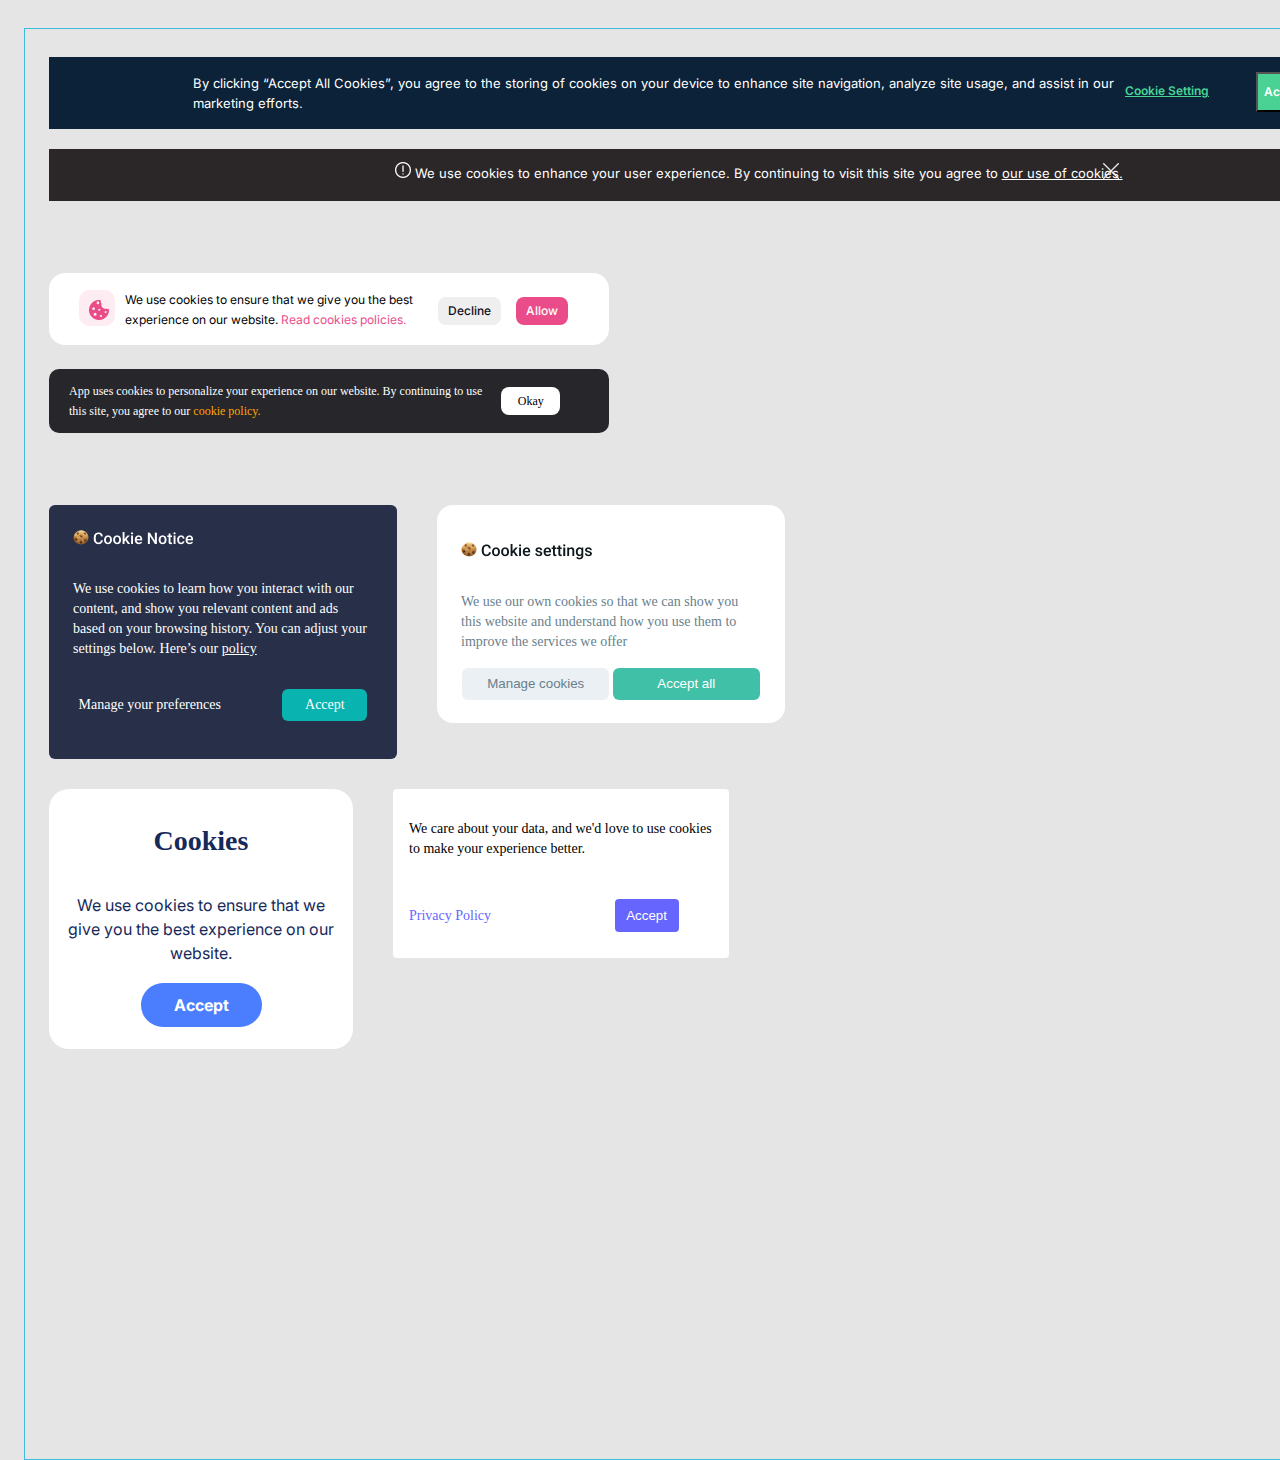
<file: HW3.html>
<!DOCTYPE html>
<html lang="en">
<head>
    <meta charset="UTF-8">
    <meta http-equiv="X-UA-Compatible" content="IE=edge">
    <meta name="viewport" content="width=device-width, initial-scale=1.0">
    <link rel="stylesheet" href="HW3.css">
    <link rel="preconnect" href="https://fonts.googleapis.com">
<link rel="preconnect" href="https://fonts.gstatic.com" crossorigin>
<link href="https://fonts.googleapis.com/css2?family=Inter:wght@200&display=swap" rel="stylesheet">
    <title>HW #3</title>
</head>
<body>
    <div class="main">  
        <div class="head">
            <p class="text">By clicking “Accept All Cookies”, you agree to the storing of cookies on your device to enhance site navigation, analyze site usage, and assist in our marketing efforts.</p>
            <a class="a"  href="Coocie Setting">Cookie Setting</a>
            <button>Accept All Cookies</button>

        </div>
        <div class="top">
            <div class="text2">
                 
                <p> <img src="icon1/ausruf.png" alt="exclamation"> We use cookies to enhance your user experience. By continuing to visit this site you agree to <span class="our"> our use of cookies.</span></p>
            </div>
            <button><img src="icon1/-iconfont.png" alt="close"></button>           

        </div>
        
        <div class="center1">
            <div class="text3">
                <span class="image"> <img src="icon1/Vector.png" alt="Vector"></span>
                <p>We use cookies to ensure that we give you the best experience on our website. <span class="read">Read cookies policies.</span></p>
                <button class="button1">Decline</button>
                <button class="button2">Allow</button>
            </div>
        </div>
        <div class="center2">
            <div class="text4">
                <p>App uses cookies to personalize your experience on our website. By continuing to use this site, you agree to our <span class="policy">cookie policy.</span></p>
                <button class="button3">Okay</button>
            </div>

        </div>    
        <div class="main2">
            <div class="column1">
                <h2><img src="icon1/🍪 Cookie Notice.png" alt="Cookie Notice">  </h2>
                <p>We use cookies to learn how you interact with our content, and show you relevant content and ads based on your browsing history. You can adjust your settings below. Here’s our <span class="policy2">policy</span></p>
                <p class="manage">Manage your preferences <button class="accept">Accept</button></p>
            </div>
            <div class="column2">
                <h2><img src="icon1/🍪 Cookie settings.png" alt="Cookie settings">  </h2>
                <p>We use our own cookies so that we can show you this website and understand how you use them to improve the services we offer</p>
                <p class="button33"><button class="button11"> Manage cookies</button> <button class="button22"> Accept all</button></p>
            </div>
        </div>
        <div class="buttom">
            <div class="buttom1">
                <h3>Cookies</h3>
                <p>We use cookies to ensure that we give you the best experience on our website.</p>
                <button>Accept</button>
            </div>
            <div class="buttom2">
                <p>We care about your data, and we'd love to use cookies to make your experience better.</p>
                <p class="b"><a href="Privacy Policy">Privacy Policy</a> <button>Accept</button></p>
            </div>
        </div>
    </div>
        
</body>
</html>
</file>
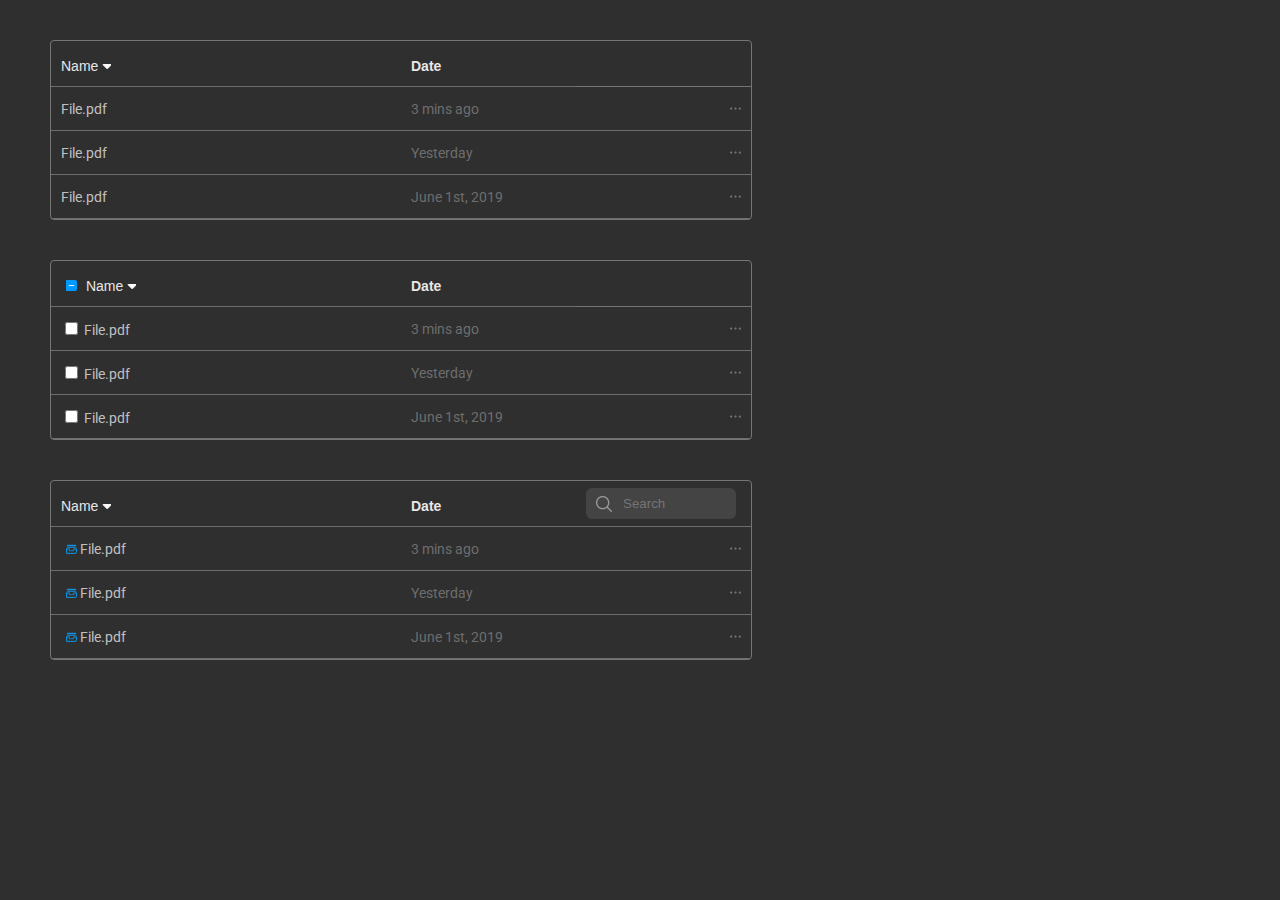
<file: HW5.html>
<!DOCTYPE html>
<html lang="en">
<head>
    <meta charset="UTF-8">
    <meta http-equiv="X-UA-Compatible" content="IE=edge">
    <meta name="viewport" content="width=device-width, initial-scale=1.0">
    <title>HW 5</title>
    <link rel="stylesheet" href="HW5.css">
    <link rel="preconnect" href="https://fonts.googleapis.com">
<link rel="preconnect" href="https://fonts.gstatic.com" crossorigin>
<link href="https://fonts.googleapis.com/css2?family=Lato:wght@100&family=Roboto:wght@100&display=swap" rel="stylesheet">
</head>
<body>
    <div class="wrapper">    
        <div class="table1">
            <table style="width:100%; height: 100%; ">
                    <thead class="thead">   
                        <tr>
                            <th>
                                 <select class="select1" name="1" id="1">
                                    <option>Name</option>
                                    <option>Name 1</option>
                                    <option>Name 2</option>
                                </select>
                            </th>
                            <th>Date</th>
                        </tr>
                    </thead>
                    <tbody>
                        <tr class="tr">
                            <td class="column1">
                                File.pdf
                            </td>
                            <td class="column2">
                                3 mins ago
                            </td>
                            <td class="column3">
                                <img src="icon1/3/menu-dots-free-icon-font.png" alt="menu-dots-free-icon-font.png">

                            </td>
                        </tr>
                        <tr class="tr">
                            <td class="column1">
                                File.pdf
                            </td>
                            <td class="column2">
                                Yesterday
                            </td>
                            <td class="column3">
                                <img src="icon1/3/menu-dots-free-icon-font.png" alt="menu-dots-free-icon-font.png">

                            </td>
                        </tr>
                        <tr class="td1">
                            <td class="column1">
                                File.pdf
                            </td>
                            <td class="column2">
                                June 1st, 2019
                            </td>
                            <td class="column3">
                                <img src="icon1/3/menu-dots-free-icon-font.png" alt="menu-dots-free-icon-font.png">

                            </td>
                        </tr>
                    </tbody>
            </table>
        </div>        
    </div>
    
    <div class="wrapper">    
        <div class="table1">
            <table style="width:100%; height: 100%; ">
                    <thead class="thead">   
                        <tr>
                            <th>
                                
                                <img class="img1" src="icon1/3/minus1-small-free-icon-font.png" alt="minus"> <select class="select2" name="1" id="1">
                                        <option>Name</option>
                                        <option>Name 1</option>
                                        <option>Name 2</option>
                                    </select>
                            </th>
                            <th>Date</th>
                        </tr>
                    </thead>
                    <tbody>
                        <tr class="tr">
                            <td class="column1">
                               <input type="checkbox">  File.pdf
                            </td>
                            <td class="column2">
                                3 mins ago
                            </td>
                            <td class="column3">
                                <img src="icon1/3/menu-dots-free-icon-font.png" alt="menu-dots-free-icon-font.png">

                            </td>
                        </tr>
                        <tr class="tr">
                            <td class="column1">
                                <input type="checkbox">  File.pdf
                            </td>
                            <td class="column2">
                                Yesterday
                            </td>
                            <td class="column3">
                                <img src="icon1/3/menu-dots-free-icon-font.png" alt="menu-dots-free-icon-font.png">

                            </td>
                        </tr>
                        <tr class="td1">
                            <td class="column1">
                                <input type="checkbox">  File.pdf
                            </td>
                            <td class="column2">
                                June 1st, 2019
                            </td>
                            <td class="column3">
                                <img src="icon1/3/menu-dots-free-icon-font.png" alt="menu-dots-free-icon-font.png">

                            </td>
                        </tr>
                    </tbody>
                   
                    
            </table>
        </div>        
    </div>

    <div class="wrapper">    
        <div class="table1">
            <table style="width:100%; height: 100%; ">
                    <thead class="thead">   
                        <tr>
                            <th>
                                 <select class="select1" name="1" id="1">
                                    <option>Name</option>
                                    <option>Name 1</option>
                                    <option>Name 2</option>
                                </select>
                            </th>
                            <th>Date</th>
                            <td><input class="search" id="search" type="search " placeholder="          Search"></td>
                        </tr>
                    </thead>
                    <tbody>
                        <tr class="tr">
                            <td class="column1">
                                <img src="icon1/3/inbox-free-icon-font.png" alt="files">  File.pdf
                            </td>
                            <td class="column2">
                                3 mins ago
                            </td>
                            <td class="column3">
                                <img src="icon1/3/menu-dots-free-icon-font.png" alt="menu-dots-free-icon-font.png">

                            </td>
                        </tr>
                        <tr class="tr">
                            <td class="column1">
                                <img src="icon1/3/inbox-free-icon-font.png" alt="files">  File.pdf
                            </td>
                            <td class="column2">
                                Yesterday
                            </td>
                            <td class="column3">
                                <img src="icon1/3/menu-dots-free-icon-font.png" alt="menu-dots-free-icon-font.png">

                            </td>
                        </tr>
                        <tr class="td1">
                            <td class="column1">
                                <img src="icon1/3/inbox-free-icon-font.png" alt="files">  File.pdf
                            </td>
                            <td class="column2">
                                June 1st, 2019
                            </td>
                            <td class="column3">
                                <img src="icon1/3/menu-dots-free-icon-font.png" alt="menu-dots-free-icon-font.png">

                            </td>
                        </tr>
                    </tbody>
            </table>
        </div>        
    </div>
</file>
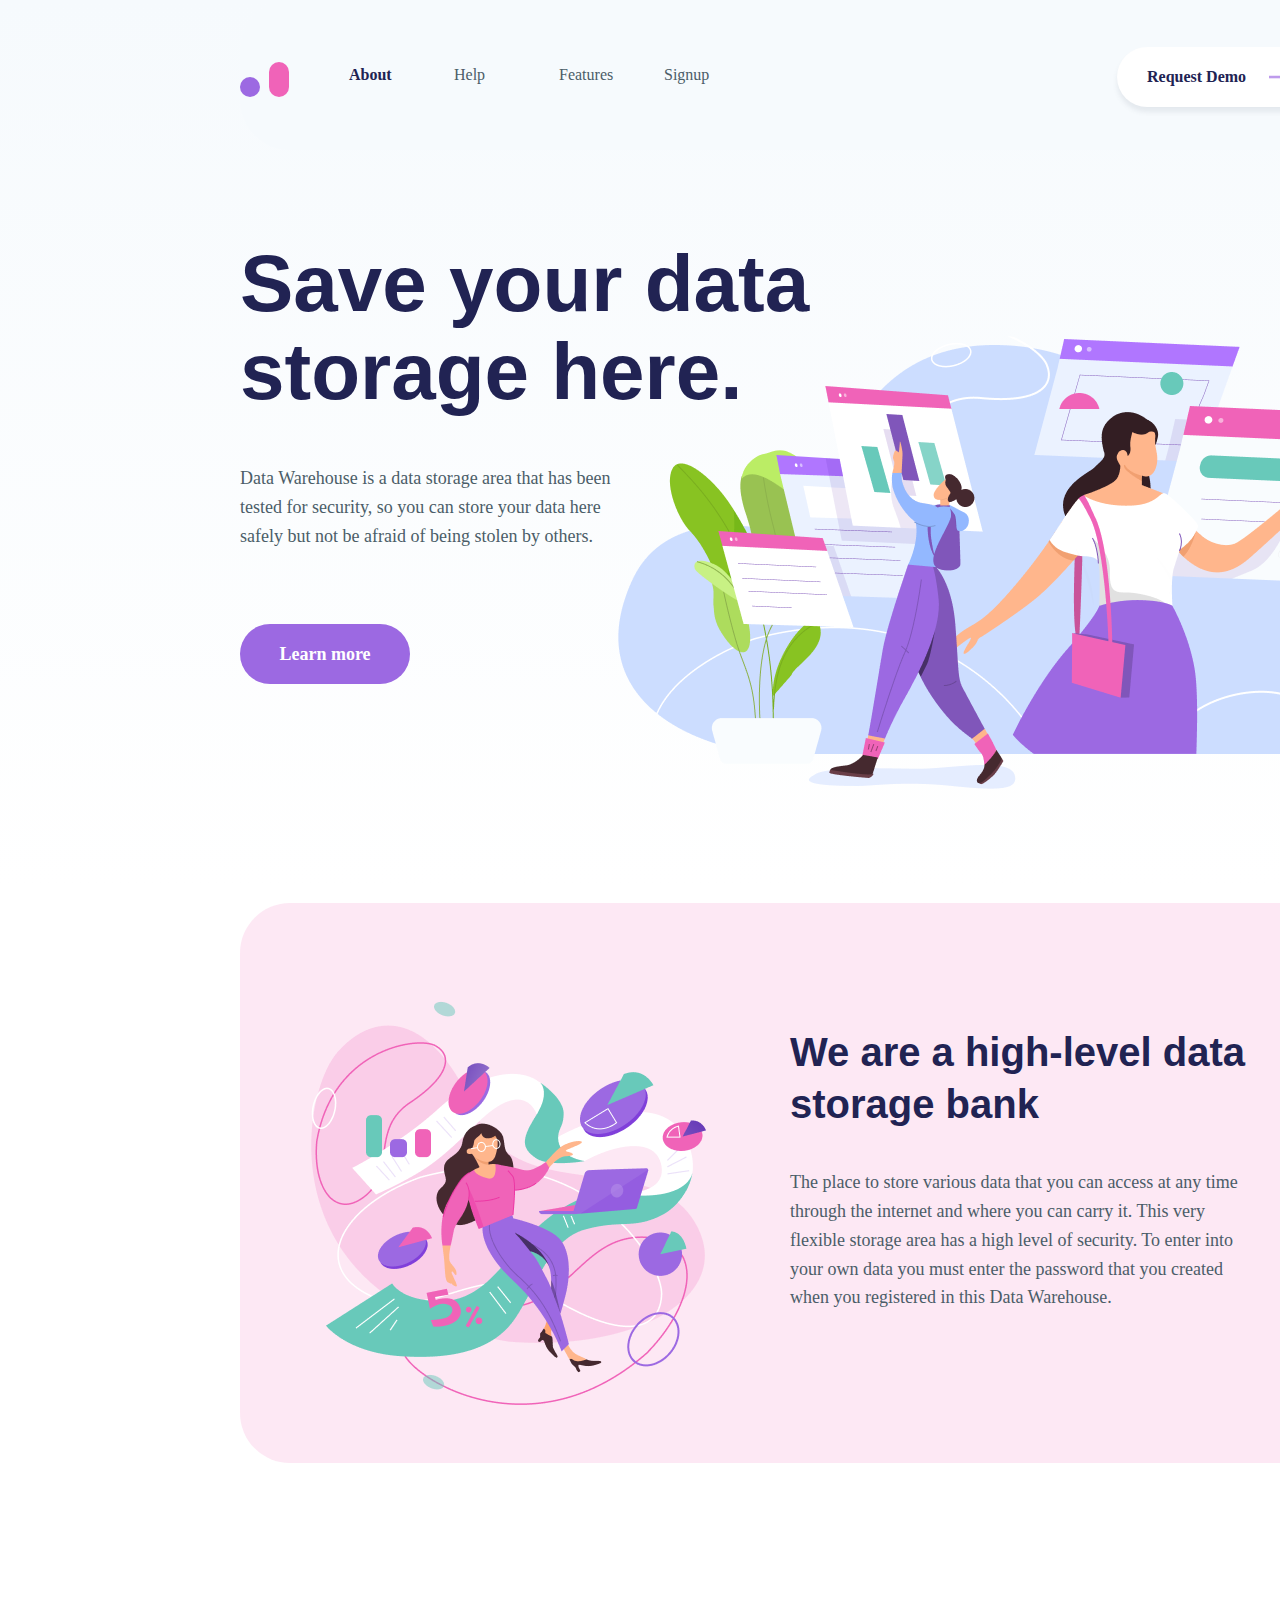
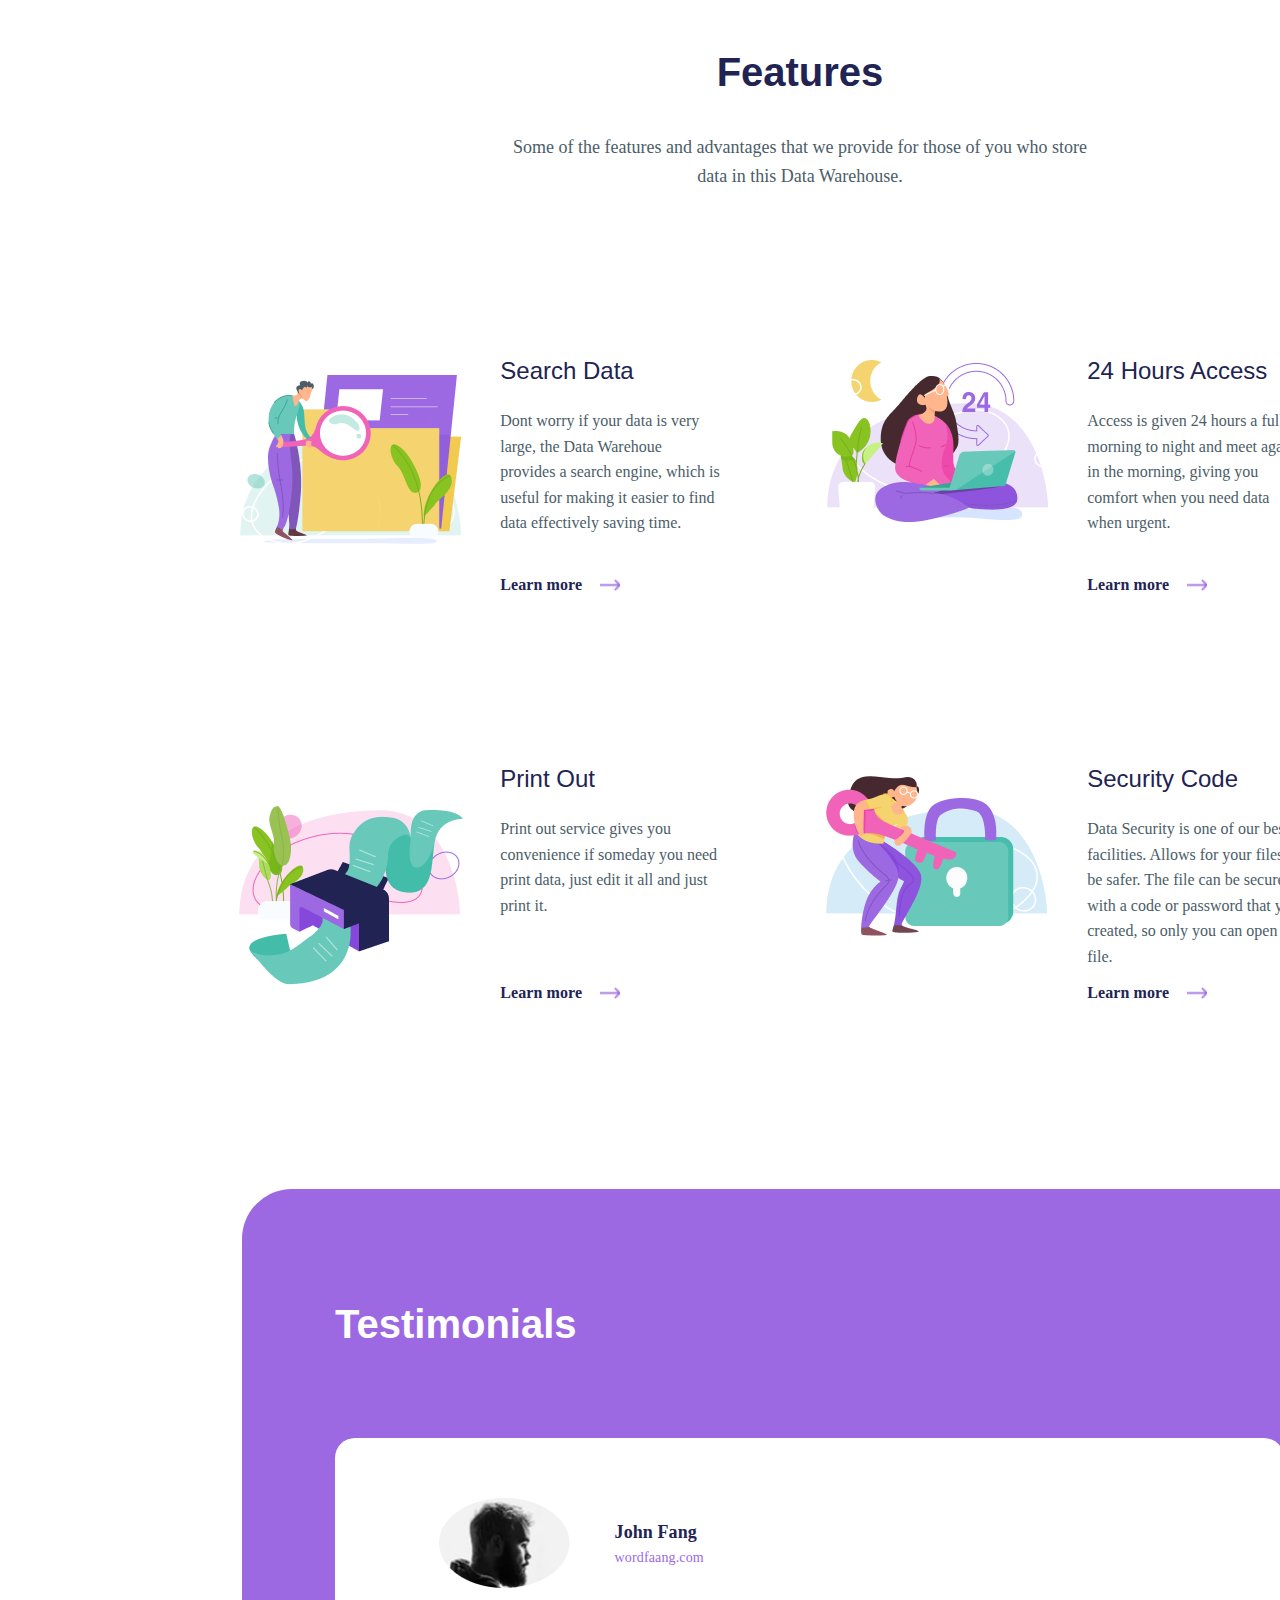
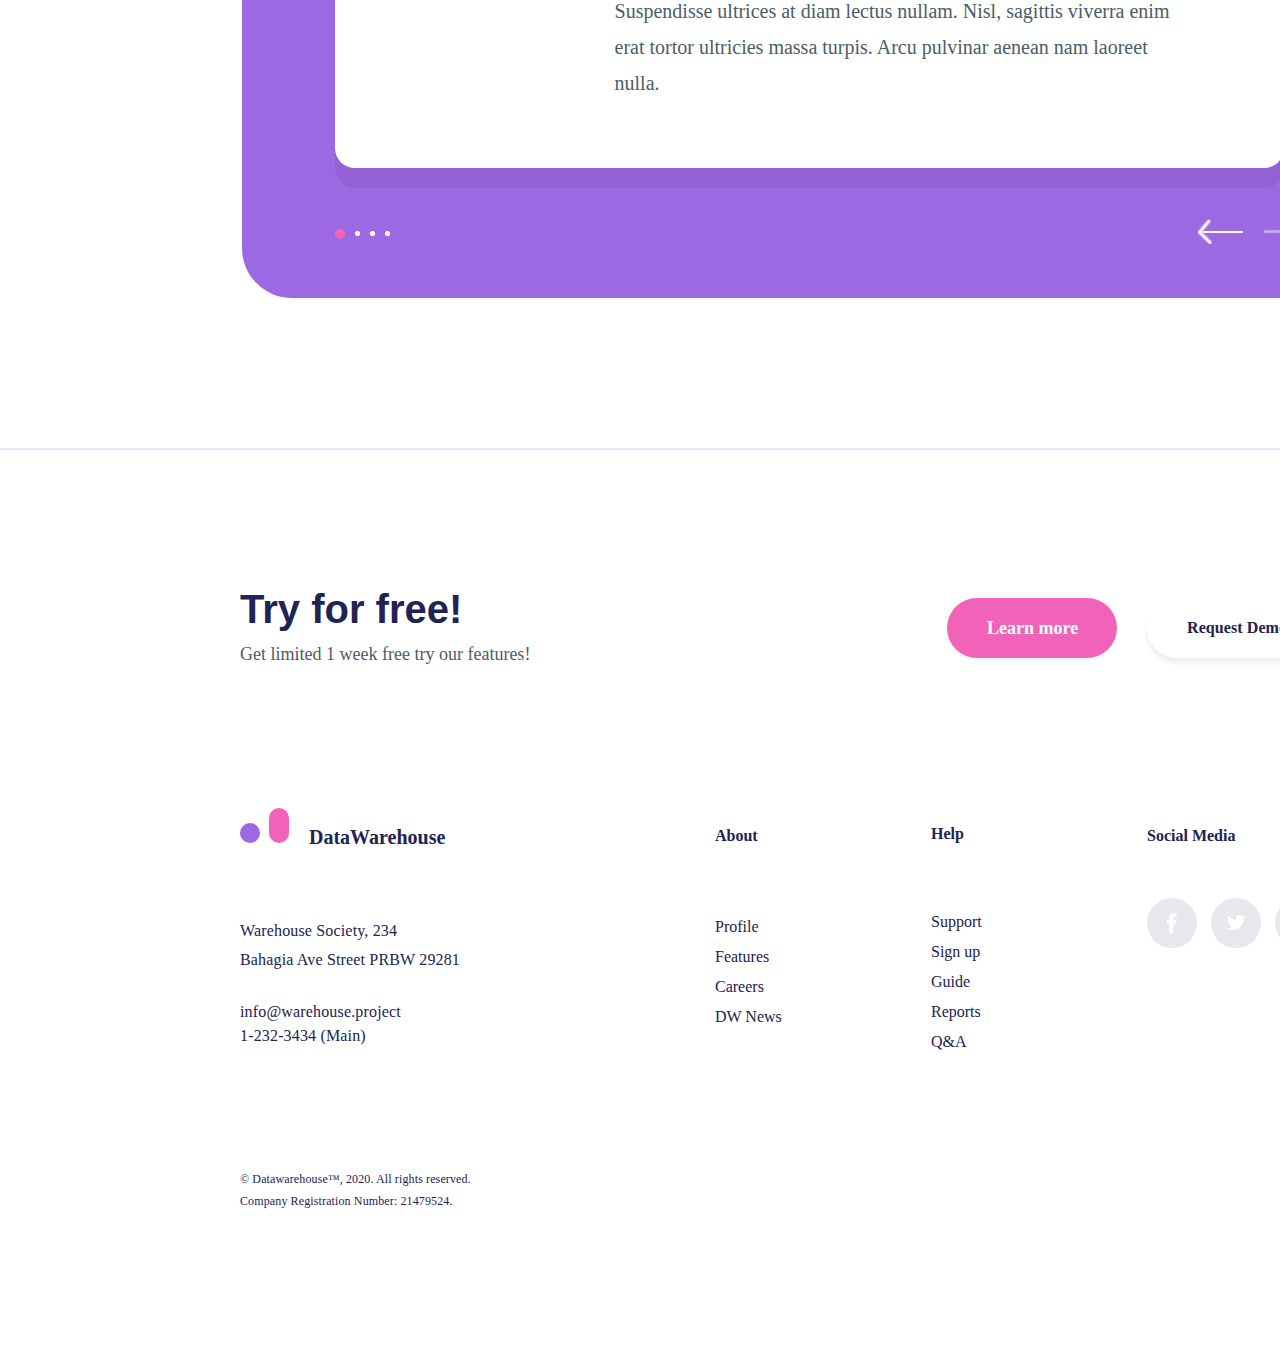
<file: HW6.html>
<!DOCTYPE html>
<html lang="en">
<head>
    <meta charset="UTF-8">
    <meta http-equiv="X-UA-Compatible" content="IE=edge">
    <meta name="viewport" content="width=device-width, initial-scale=1.0">
    <title>HW #6</title>
    <link rel="stylesheet" href="HW6.css">
</head>
<body>
    <div class="title">
        <header>
            <div class="head">
                <div class="logo">
                    <div class="circle1">
                        <a href="#"></a>
                    </div>
                    <div class="circle2">
                        <a href="#"></a>
                    </div>
                </div>
                
                    <ul>
                        <li><a class="a1" href="#About">About</a></li>                   
                        <li><a href="#testimonials">Help</a></li>                    
                        <li><a href="#features">Features</a></li>                   
                        <li><a href="Signup">Signup</a></li>
                    </ul>
            </div>
            <div >
                <button> Request Demo </button>
            </div>
        </header>
        <section id="About">
            <div class="block1">
                <div class="text">
                    <h1>Save your data storage here.</h1>                  
                    <p>Data Warehouse is a data storage area that has been tested for security, so you can store your data here safely but not be afraid of being stolen by others.</p>
                    <button>Learn more</button> 
                </div>
                <div class="image">
                    <img src="icon1/6/image1 1.png" alt="about us">
                </div>
                <div class="text2">
                    <img src="icon1/6/image2.png" alt="about us">
                    <h2>We are a high-level data storage bank</h2>
                    <p>The place to store various data that you can access at any time through the internet and where you can carry it. This very flexible storage area has a high level of security. To enter into your own data you must enter the password that you created when you registered in this Data Warehouse.</p>

                </div>

            </div>

        </section>
        <section id="features">
            <div class="block2">
                <h2 >Features</h2>
                <p class="some">Some of the features and advantages that we provide for those of you who store data in this Data Warehouse.</p>
                <div class="block2-1">
                    <img src="icon1/6/image3 1.png" alt="Features">
                    <h3>Search Data</h3>
                    <p>Dont worry if your data is very large, the Data Warehoue provides a search engine, which is useful for making it easier to find data effectively saving time.</p>
                    <a href="Learn more">Learn more</a>
                </div>
                <div class="block2-2">
                    <img src="icon1/6/image4.png" alt="Features">
                    <h3>24 Hours Access</h3>
                    <p>Access is given 24 hours a full morning to night and meet again in the morning, giving you comfort when you need data when urgent.</p>
                    <a href="Learn more">Learn more</a>
                </div>
            </div>
            <div class="block3">
                <div class="block3-1">
                    <img src="icon1/6/image5 1.png" alt="Features">
                    <h3>Print Out</h3>
                    <p>Print out service gives you convenience if someday you need print data, just edit it all and just print it.</p>
                    <a href="Learn more">Learn more</a>
                </div>
                <div class="block3-2">
                    <img src="icon1/6/image6 1.png" alt="Features">
                    <h3>Security Code</h3>
                    <p>Data Security is one of our best facilities. Allows for your files to be safer. The file can be secured with a code or password that you created, so only you can open the file.</p>
                    <a href="Learn more">Learn more</a>
                </div>

            </div>
            
        </section>
        <section id="testimonials">
            <div class="block4">
                <h2>Testimonials</h2>
                <div class="block4-1">
                    <img class="img" src="icon1/6/Ellipse 76.png" alt="testimonials">
                    <h3>John Fang</h3>
                    <a href="wordfaang.com">wordfaang.com</a>
                    <p>Suspendisse ultrices at diam lectus nullam. Nisl, sagittis viverra enim erat tortor ultricies massa turpis. Arcu pulvinar aenean nam laoreet nulla.</p>
                    
                </div>
                <img class="img4-1" src="icon1/6/Ellipse 72.png" alt="slider">
                <img class="img4-2" src="icon1/6/Ellipse 73.png" alt="slider">
                <img class="img4-3" src="icon1/6/Ellipse 73.png" alt="slider">
                <img class="img4-4" src="icon1/6/Ellipse 73.png" alt="slider">
                <img class="img4-5" src="icon1/6/Polygon 1.png" alt="last">
                <img class="img4-6" src="icon1/6/Vector 74.png" alt="last">
                <img class="img4-7" src="icon1/6/arrow-right-free-icon-font (1).png" alt="next">
                

            </div>
            <div class="buttom">
                <img src="icon1/6/Rectangle 41.png" alt="">
            </div>
            <div class="demo">
                <h2>Try for free!</h2>
                <p>Get limited 1 week free try our features!</p>
                <button class="demo-button1">Learn more</button>
                <button class="demo-button2">Request Demo</button>
            </div>

        </section>
        <footer>
            <div class="foot">
                <div class="logo-foot">
                    <a class="circle1-foot" href="#"></a>
                    <a class="circle2-foot" href="#"></a>
                    <h2>DataWarehouse</h2>
                </div>
                <div class="info-foot">
                    <h3>Warehouse Society, 234 <br> Bahagia Ave Street PRBW 29281</h3>
                    <a href="info@warehouse.project">info@warehouse.project</a>
                    <p>1-232-3434 (Main)</p>

                </div>
                <div class="about-foot"> 
                    <h3>About</h3>
                    <ul class="list">
                        <li class="list1">Profile</li>
                        <li class="list2">Features</li>
                        <li class="list3">Careers</li>
                        <li class="list4">DW News</li>
                    </ul>

                </div>
                <div class="help-foot"> 
                    <h3>Help</h3>
                    <ul class="list2">
                        <li class="list2-1">Support</li>
                        <li class="list2-2">Sign up</li>
                        <li class="list2-3">Guide</li>
                        <li class="list2-4">Reports</li>
                        <li class="list2-5">Q&A</li>
                    </ul>

                </div>
                <div class="social-foot">
                    <h3>Social Media</h3>
                    
                        <a class="facebook" href="https://www.facebook.com/"></a>                   
                    
                        <a class="twitter" href="https://twitter.com/home"></a>                    
                    
                        <a class="instagram" href="https://www.instagram.com/"></a>
                    
                </div>
                <div class="buttom-foot">
                    <p>© Datawarehouse™, 2020. All rights reserved. <br> Company Registration Number: 21479524.</p>
                    <a class="message" href="https://www.messenger.com/login"> </a>
                    <img src="icon1/6/message.png" alt="message">
                </div>

            </div>
        </footer>

    </div>
    
</body>
</html>
</file>
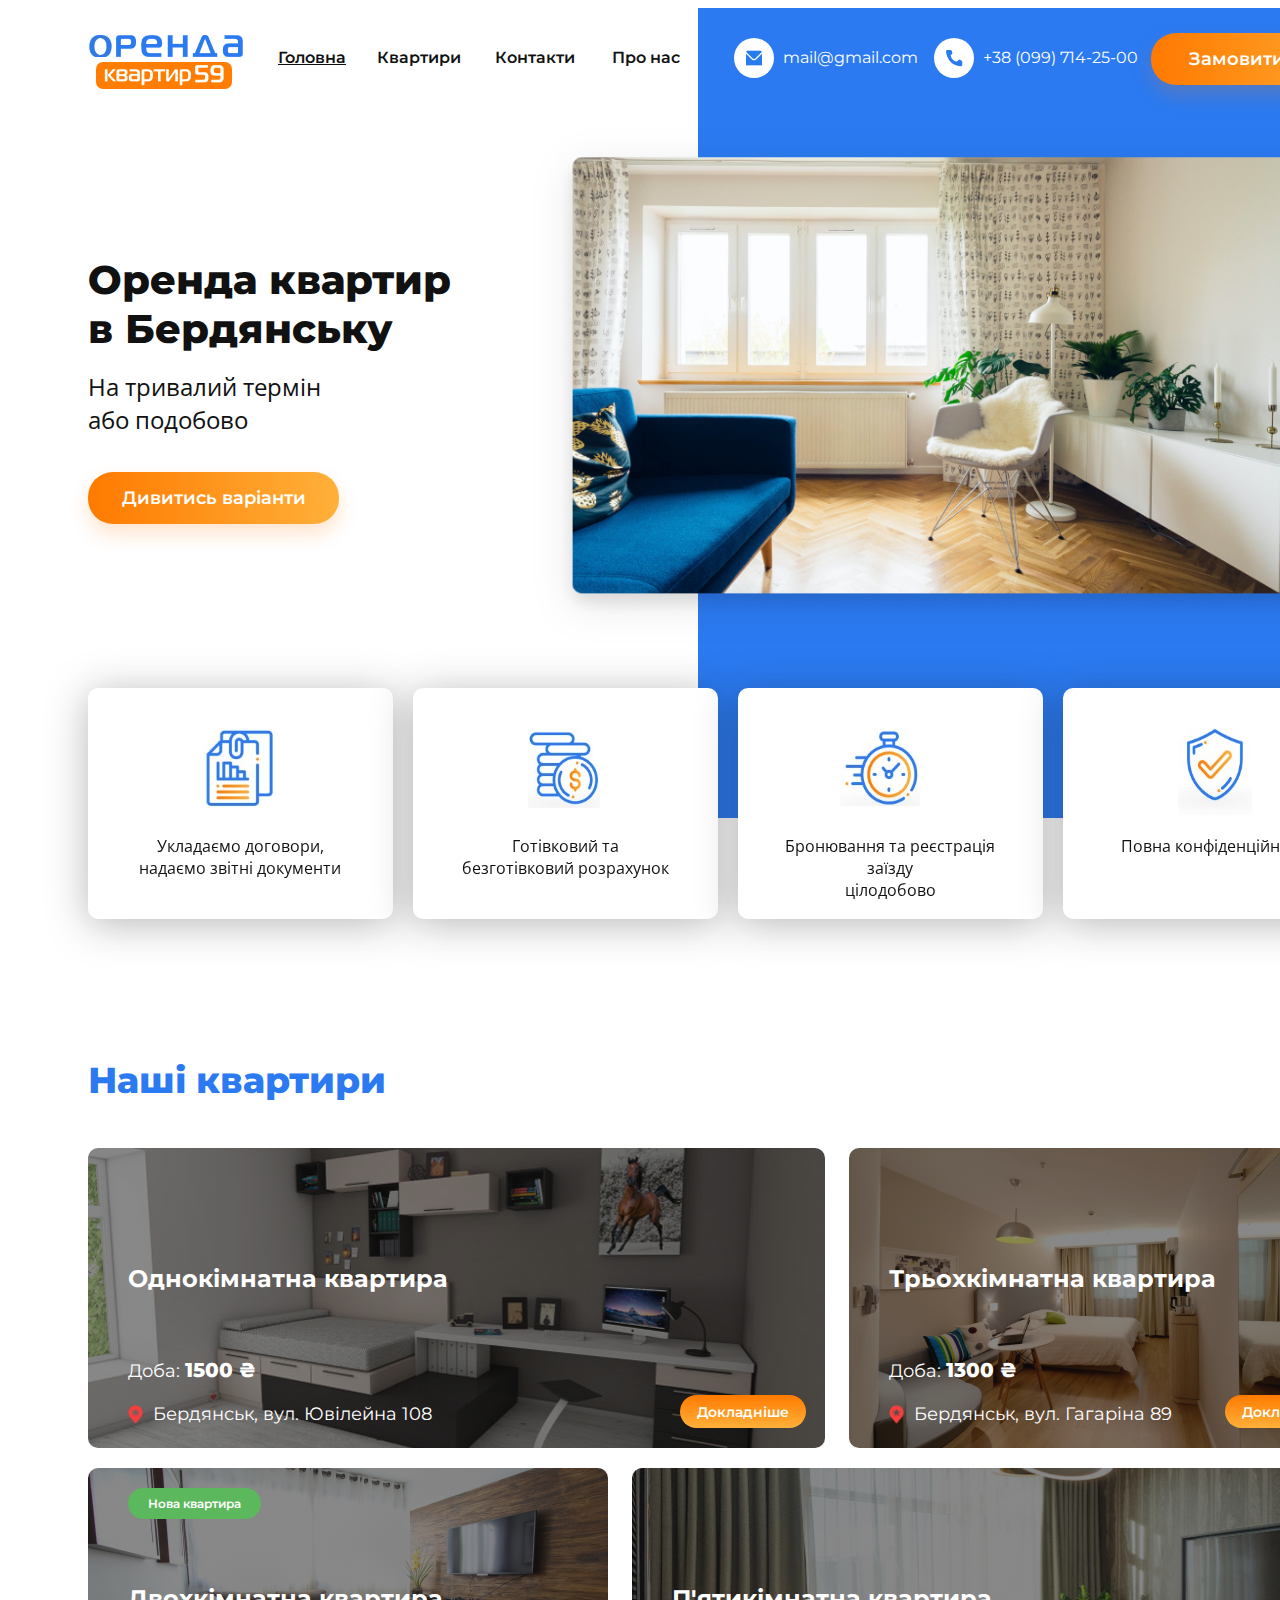
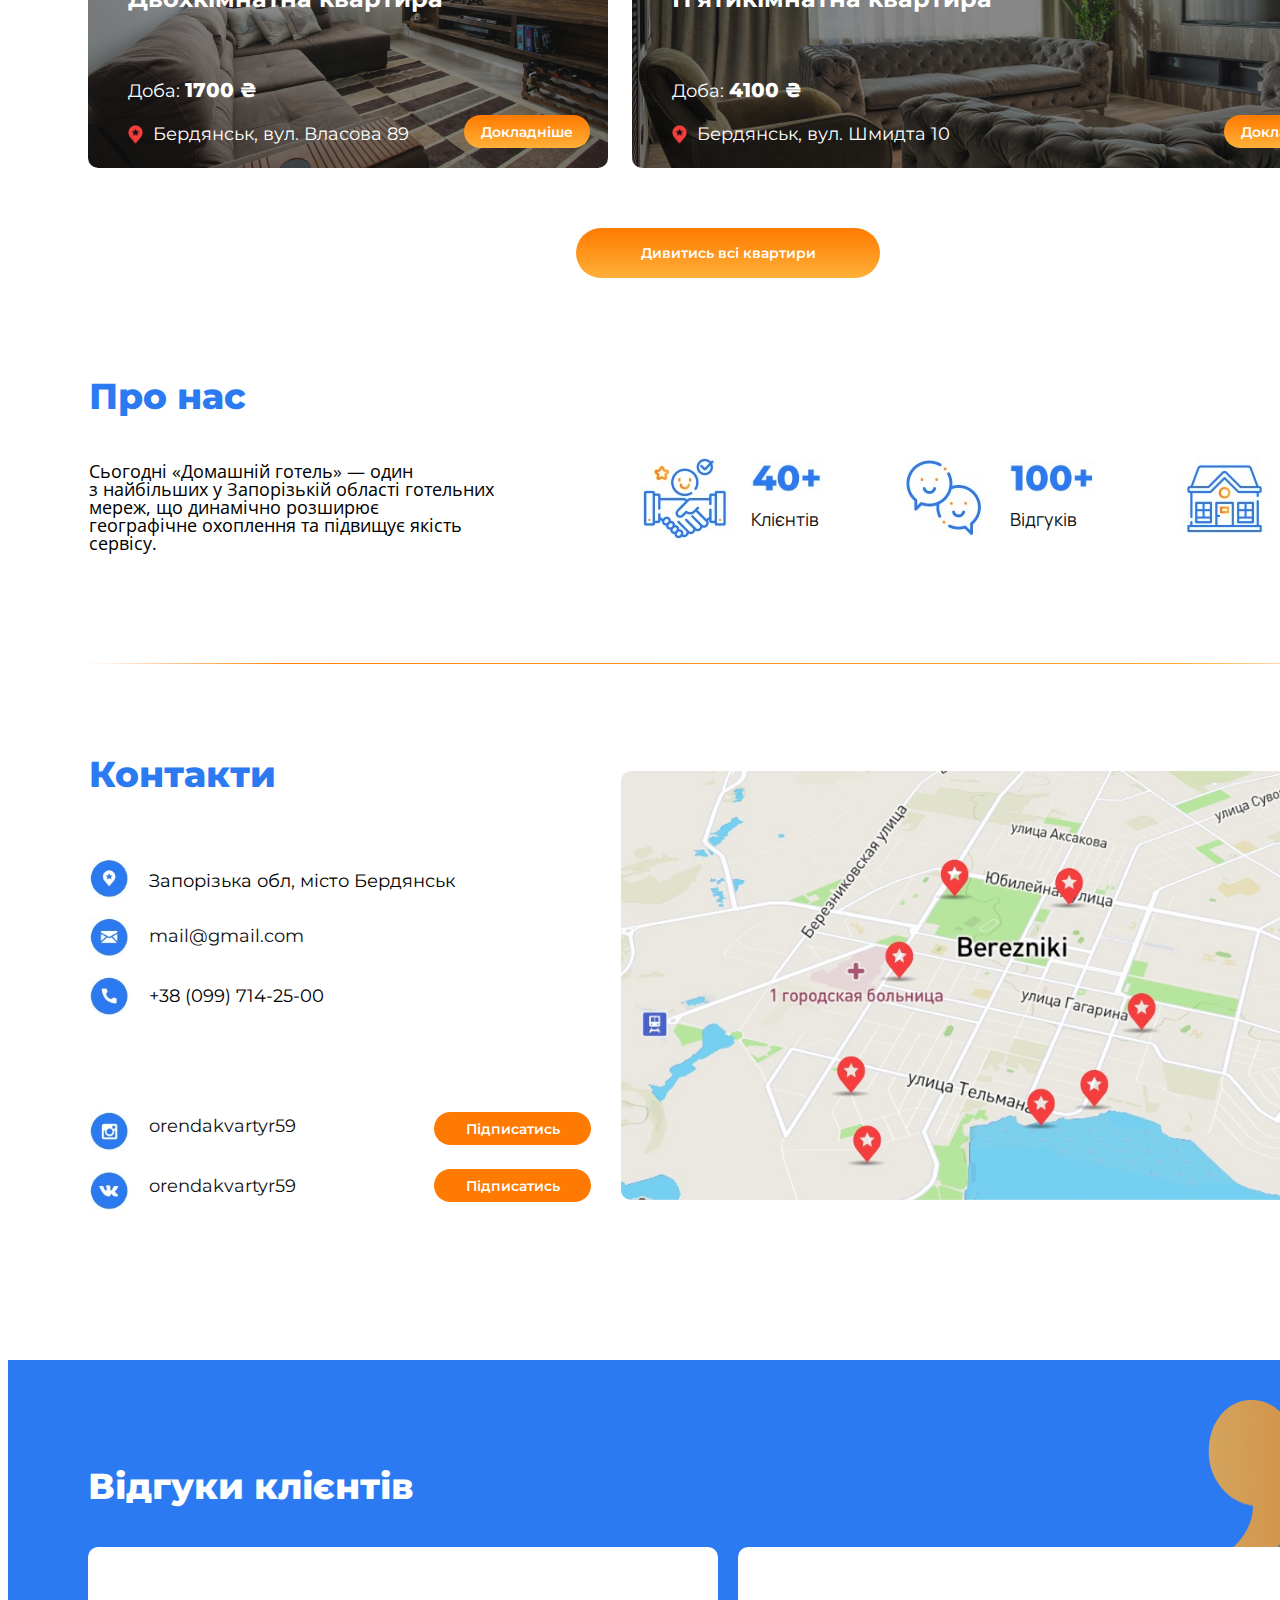
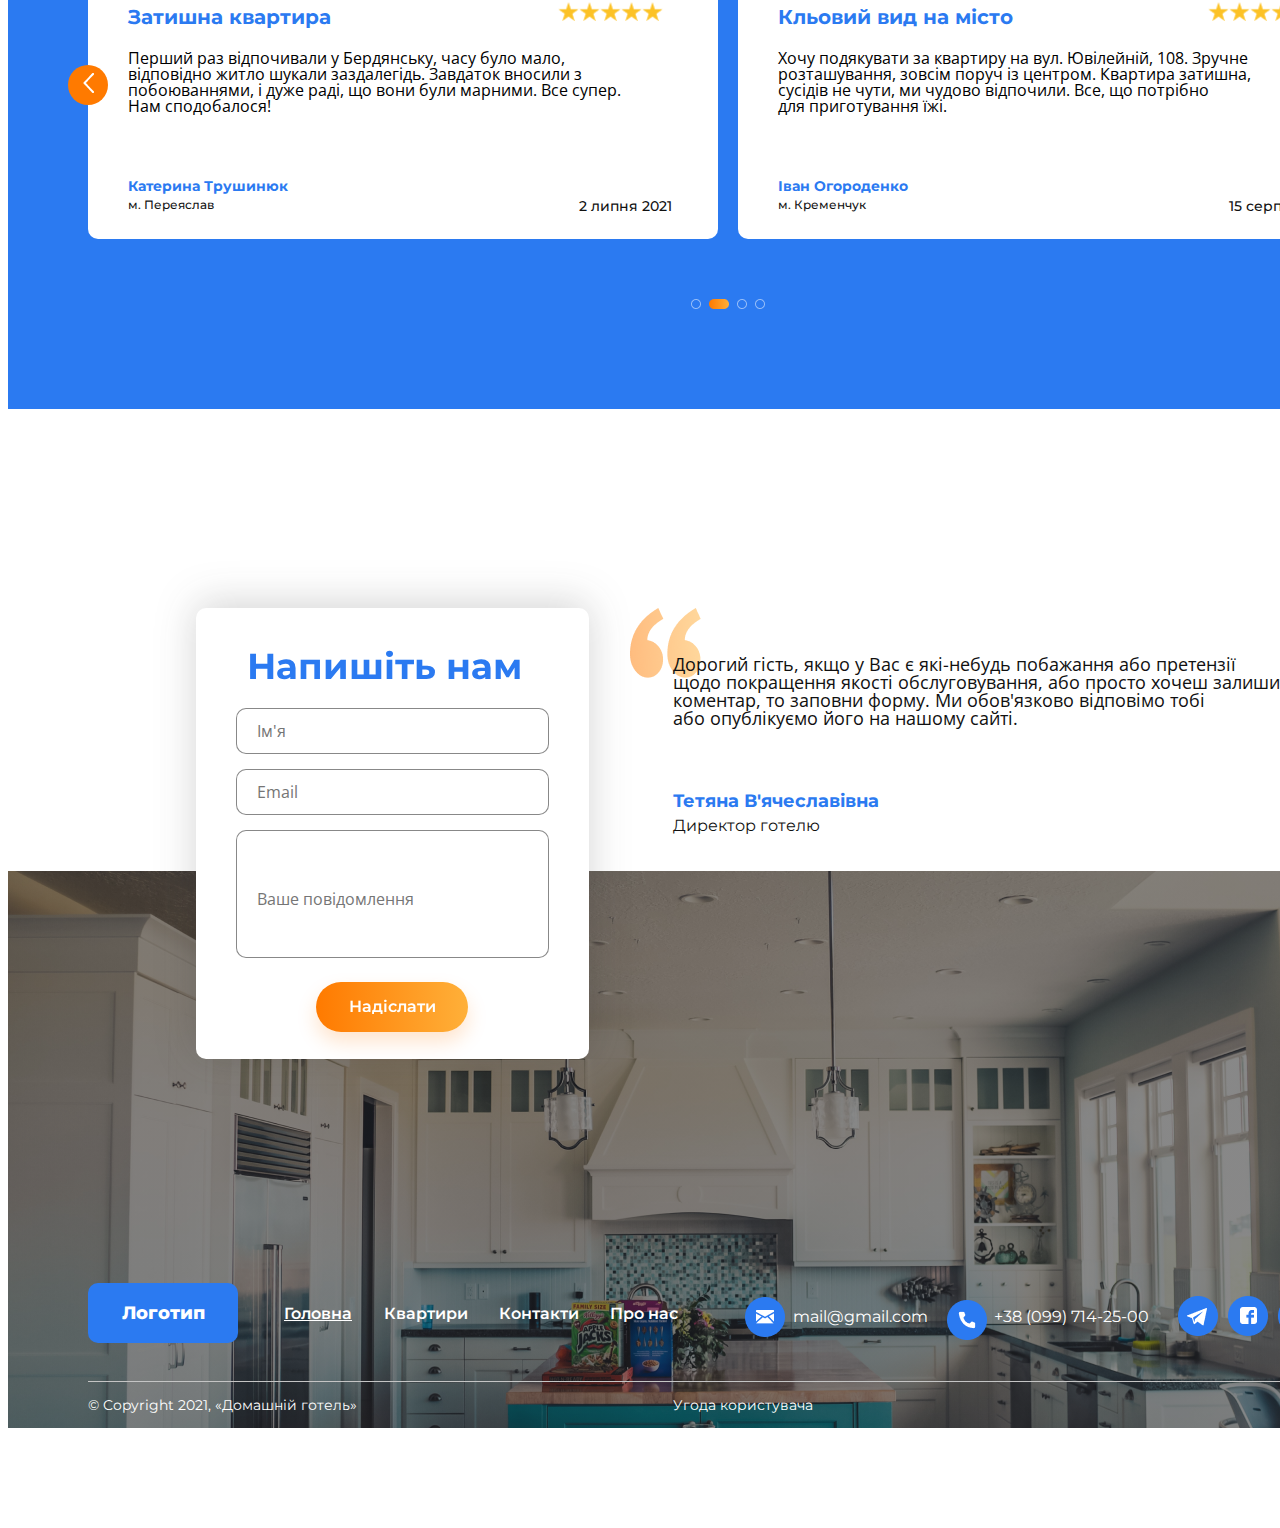
<file: HW7.html>
<!DOCTYPE html>
<html lang="en">
<head>
    <meta charset="UTF-8">
    <meta http-equiv="X-UA-Compatible" content="IE=edge">
    <meta name="viewport" content="width=device-width, initial-scale=1.0">
    <title>HW#7</title>
    <link rel="stylesheet" href="HW7.css">
    <link rel="preconnect" href="https://fonts.googleapis.com">
<link rel="preconnect" href="https://fonts.gstatic.com" crossorigin>
<link href="https://fonts.googleapis.com/css2?family=Lato:wght@100&family=Montserrat:wght@800&family=Roboto:wght@100&display=swap" rel="stylesheet">
<link rel="preconnect" href="https://fonts.googleapis.com">
<link rel="preconnect" href="https://fonts.gstatic.com" crossorigin>
<link href="https://fonts.googleapis.com/css2?family=Lato:wght@100&family=Montserrat:wght@400;800&family=Roboto:wght@100&display=swap" rel="stylesheet">
<link rel="preconnect" href="https://fonts.googleapis.com">
<link rel="preconnect" href="https://fonts.gstatic.com" crossorigin>
<link href="https://fonts.googleapis.com/css2?family=Lato:wght@100&family=Manrope&family=Montserrat:wght@800&family=Roboto:wght@100&display=swap" rel="stylesheet"></head>
<link rel="preconnect" href="https://fonts.googleapis.com">
<link rel="preconnect" href="https://fonts.gstatic.com" crossorigin>
<link href="https://fonts.googleapis.com/css2?family=Lato:wght@100&family=Manrope&family=Montserrat:wght@800&family=Open+Sans&family=Roboto:wght@100&display=swap" rel="stylesheet">
<body>
    <div class="title">
        <header>
            <div class="logo">
                <div class="logo1">
                    <img src="icon1/7/Screenshot_04.jpg" alt="logo">
                    <img src="icon1/7/Vector (1).png" alt="logo">
                    <img src="icon1/7/Vector (2).png" alt="logo">
                    <img src="icon1/7/Vector (3).png" alt="logo">
                    <img src="icon1/7/Vector (4).png" alt="logo">
                    <img src="icon1/7/Vector.png" alt="logo">
                </div> 
                <div class="logo2">
                        <img class="logo2-1" src="icon1/7/Vector (6).png" alt="logo">
                        <img class="logo2-2" src="icon1/7/Vector (5).png" alt="logo">
                </div>
            </div>
            <div class="head">
                <a class="head-a" href="#">Головна</a>
                <a class="head-b" href="#">Квартири</a>
                <a class="head-b" href="#">Контакти</a>
                <a class="head-b" href="#">Про нас</a>
            </div>
        </header>
        <div class="block1">
            <div class="element1">
                <div class="mail">
                <a  href="#">mail@gmail.com</a>
                </div>
                <div class="phone">
                <span>+38 (099) 714-25-00</span>
                </div>
                <button>Замовити дзвінок</button>
                <img src="icon1/7/img.png" alt="flat">
            </div>
            <h1>Оренда квартир <br> в Бердянську</h1>
            <p>На тривалий термін <br> або подобово</p>
            <button class="button-block1" >Дивитись варіанти</button>
            <div class="element2">
                <img src="icon1/7/Screenshot_13.jpg" alt="document">
                <p>Укладаємо договори, надаємо звітні документи</p>

            </div>
            <div class="element3">
                <img src="icon1/7/Screenshot_12.jpg" alt="money">
                <p>Готівковий та <br> безготівковий розрахунок</p>

            </div>
            <div class="element4">
                <img src="icon1/7/Screenshot_10.jpg" alt="time">
                <p>Бронювання та реєстрація заїзду <br> цілодобово</p>

            </div>
            <div class="element5">
                <img src="icon1/7/Screenshot_11.jpg" alt="time">
                <p>Повна конфіденційність</p>

            </div>
        </div>
        <div class="block2">
            <h1>Наші квартири</h1>
            <div class="block2-1">
                <div class="block2img1">
                    <h2>Однокімнатна квартира</h2>
                    <p class="p1" >Доба: <span class="p1-1">1500 ₴</span></p>
                    <img class="location" src="icon1/7/location.png" alt="location">
                    <p class="p2" >Бердянськ, вул. Ювілейна 108</p>
                    <button>Докладніше</button>
                    
                </div>
                <div class="block2img2">
                    <h2>Трьохкімнатна квартира</h2>
                    <p class="p1" >Доба: <span class="p1-1">1300 ₴</span></p>
                    <img class="location" src="icon1/7/location.png" alt="location">
                    <p class="p2" >Бердянськ, вул. Гагаріна 89</p>
                    <button>Докладніше</button>
                </div>
                <div class="block2img3">
                    <div class="new"><p>Нова квартира</p></div>
                    <h2>Двохкімнатна квартира</h2>
                    <p class="p1" >Доба: <span class="p1-1">1700 ₴</span></p>
                    <img class="location" src="icon1/7/location.png" alt="location">
                    <p class="p2" >Бердянськ, вул. Власова 89</p>
                    <button>Докладніше</button>
                </div>
                <div class="block2img4">
                    <h2>П'ятикімнатна квартира</h2>
                    <p class="p1" >Доба: <span class="p1-1">4100 ₴</span></p>
                    <img class="location" src="icon1/7/location.png" alt="location">
                    <p class="p2" >Бердянськ, вул. Шмидта 10</p>
                    <button>Докладніше</button>

                </div>
            
            </div>
            <button class="block2-button">Дивитись всі квартири</button>
        </div>
        <div class="block3">
            <h1>Про нас</h1>
            <p>Сьогодні «Домашній готель» — один <br> з найбільших у Запорізькій області готельних <br> мереж, що динамічно розширює <br> географічне охоплення та підвищує якість <br> сервісу.</p>
            <div class="block3-1">
                <img class="block3-1-img1" src="icon1/7/Screenshot_16.jpg" alt="">
                <div class="block3-2">
                    <img class="block3-2-img2" src="icon1/7/40+.jpg" alt="" >
                    <span>Клієнтів</span>
                </div>
            </div>
            <div class="block3-3">
                <img class="block3-1-img1" src="icon1/7/Screenshot_14.jpg" alt="">
                <div class="block3-2">
                    <img class="block3-2-img2" src="icon1/7/100+.jpg" alt="" >
                    <span>Відгуків</span>
                </div>
            </div>
            <div class="block3-4">
                <img class="block3-1-img1" src="icon1/7/Screenshot_15.jpg" alt="">
                <div class="block3-2">
                    <img class="block3-2-img2" src="icon1/7/9.jpg" alt="" >
                    <span>Квартир</span>
                </div>
            </div>
        </div>
        <img class="line" src="icon1/7/devider.png" alt="">
        <footer>
            <div class="block4">
                
                <div class="contact">
                    <h1>Контакти</h1>
                    <div class="location-foot">
                        <img src="icon1/7/location13.jpg" alt="">
                        <span>Запорізька обл, місто Бердянськ</span>
                    </div>
                    <div class="mail-foot">
                        <img src="icon1/7/13.jpg" alt="">
                        <a  href="#">mail@gmail.com</a>
                    </div>
                    <div class="phone-foot">
                        <img src="icon1/7/phone13.jpg" alt="">
                        <span>+38 (099) 714-25-00</span>
                    </div>
                    <div class="instagram-foot">
                        <img src="icon1/7/inst13.jpg" alt="">
                        <a  href="#">orendakvartyr59</a>
                        <button class="instagram-button">Підписатись</button>
                    </div>
                    <div class="vk-foot">
                        <img src="icon1/7/vk13.jpg" alt="">
                        <a  href="#">orendakvartyr59</a>
                        <button class="vk-button">Підписатись</button>
                    </div>


                </div>
                <img class="map" src="icon1/7/map.jpg" alt="maps">

            </div>
            <div class="block5">
                <h1>Відгуки клієнтів</h1>
                <img class="block5img" src="icon1/7/“.png" alt="">
                <div class="block5-1">
                    <h3 class="block5-h3">Затишна квартира</h3>
                    <div class="star"><img src="icon1/7/Star 1.png" alt="">
                        <img src="icon1/7/Star 1.png" alt="">
                        <img src="icon1/7/Star 1.png" alt="">
                        <img src="icon1/7/Star 1.png" alt="">
                        <img src="icon1/7/Star 1.png" alt="">
                    </div>
                    <p class="block5-p">Перший раз відпочивали у Бердянську, часу було мало, <br> відповідно житло шукали заздалегідь. Завдаток вносили з <br> побоюваннями, і дуже раді, що вони були марними. Все супер. <br> Нам сподобалося!</p>
                    <h4 class="block5-h4">Катерина Трушинюк</h4>
                    <span class="block5-span1">м. Переяслав</span><span class="block5-span2">2 липня 2021</span>
                </div>
                <div class="block5-2">
                        <h3 class="block5-h3">Кльовий вид на місто</h3>
                        <div class="star"><img src="icon1/7/Star 1.png" alt="">
                            <img src="icon1/7/Star 1.png" alt="">
                            <img src="icon1/7/Star 1.png" alt="">
                            <img src="icon1/7/Star 1.png" alt="">
                        </div>
                        <p class="block5-p">Хочу подякувати за квартиру на вул. Ювілейній, 108. Зручне <br> розташування, зовсім поруч із центром. Квартира затишна, <br> сусідів не чути, ми чудово відпочили. Все, що потрібно <br> для приготування їжі.</p>
                        <h4 class="block5-h4">Іван Огороденко</h4>
                        <span class="block5-span1">м. Кременчук</span><span class="block5-span2">15 серпня 2019</span>
                                                               
                </div>
                <button class="block5-button1"><img src="icon1/7/Vector left.png" alt="left"></button>
               
                <button class="block5-button2"><img src="icon1/7/Vector right.png" alt="right"></button>
                <div class="list"><img src="icon1/7/Ellipse 2.png" alt="">
                    <img src="icon1/7/Rectangle 1.png" alt="">
                    <img src="icon1/7/Ellipse 2.png" alt="">
                    <img src="icon1/7/Ellipse 2.png" alt="">
                </div>
            </div>
            <div class="block6">
                <img class="block6-img01" src="icon1/7/Vector 33(3).png" alt="">
                <p class="block6-p">Дорогий гість, якщо у Вас є які-небудь побажання або претензії <br> щодо покращення якості обслуговування, або просто хочеш залишити свій <br> коментар, то заповни форму. Ми обов'язково відповімо тобі <br> або опублікуємо його на нашому сайті.</p>
                <h4 class="block6-h4">Тетяна В'ячеславівна</h4>
                <span class="block6-span">Директор готелю</span>
                <!-- <img class="block6-img1" src="icon1/7/img-foot.png" alt=""> -->
                <div class="block6-img1">
                    <div class="buttom">
                        <button class="foot-logo">Логотип</button>
                        <a class="foot-a" href="#">Головна</a>
                        <a class="foot-b" href="#">Квартири</a>
                        <a class="foot-b" href="#">Контакти</a>
                        <a class="foot-b" href="#">Про нас</a>
                        <div class="mail-buttom">
                            <a  href="#">mail@gmail.com</a>
                            </div>
                        <div class="phone-buttom">
                            <span>+38 (099) 714-25-00</span>
                        </div>
                        <img class="social" src="icon1/7/Social.png" alt="">
                    </div>
                    <img class="line-buttom" src="icon1/7/Devider1.png"> 
                    <span class="span1-buttom">© Copyright 2021, «Домашній готель»</span>
                    <span class="span2-buttom">Угода користувача</span>
                </div>
                <div class="form">
                    <h1>Напишіть нам</h1>
                    <input class="input1" type="text" placeholder="Ім'я">
                    <input class="input1" type="text" placeholder="Email">
                    <input class="input2" type="text" placeholder="Ваше повідомлення">
                    <button class="form-button" >Надіслати</button>

                </div>
            </div>
        </footer>

    </div>
    
</body>
</html>
</file>
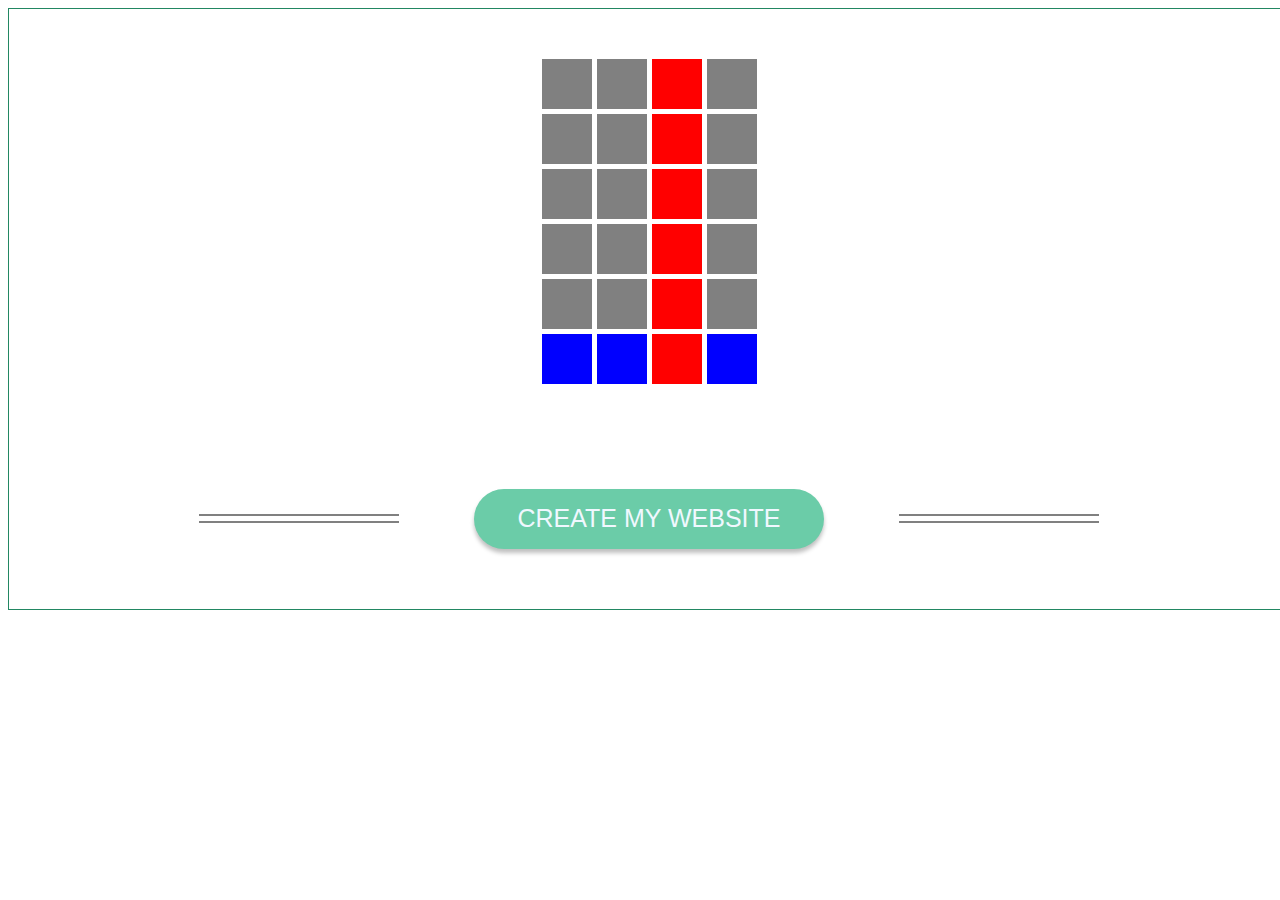
<file: HW8.html>
<!DOCTYPE html>
<html lang="en">
<head>
    <meta charset="UTF-8">
    <meta http-equiv="X-UA-Compatible" content="IE=edge">
    <meta name="viewport" content="width=device-width, initial-scale=1.0">
    <link rel="stylesheet" href="HW8.css">
    <title>HW #8</title>
</head>
<body>
    <div class="content">
        <div class="square"></div>
        <div class="square"></div>
        <div class="square"></div>
        <div class="square"></div>
        <div class="square"></div>
        <div class="square"></div>
        <div class="square"></div>
        <div class="square"></div>
        <div class="square"></div>
        <div class="square"></div>
        <div class="square"></div>
        <div class="square"></div>
        <div class="square"></div>
        <div class="square"></div>
        <div class="square"></div>
        <div class="square"></div>
        <div class="square"></div>
        <div class="square"></div>
        <div class="square"></div>
        <div class="square"></div>
        <div class="square"></div>
        <div class="square"></div>
        <div class="square"></div>
        <div class="square"></div>
    </div>
    <div class="button">                
        <button>CREATE MY WEBSITE</button>
    </div>

    
</body>
</html>
</file>
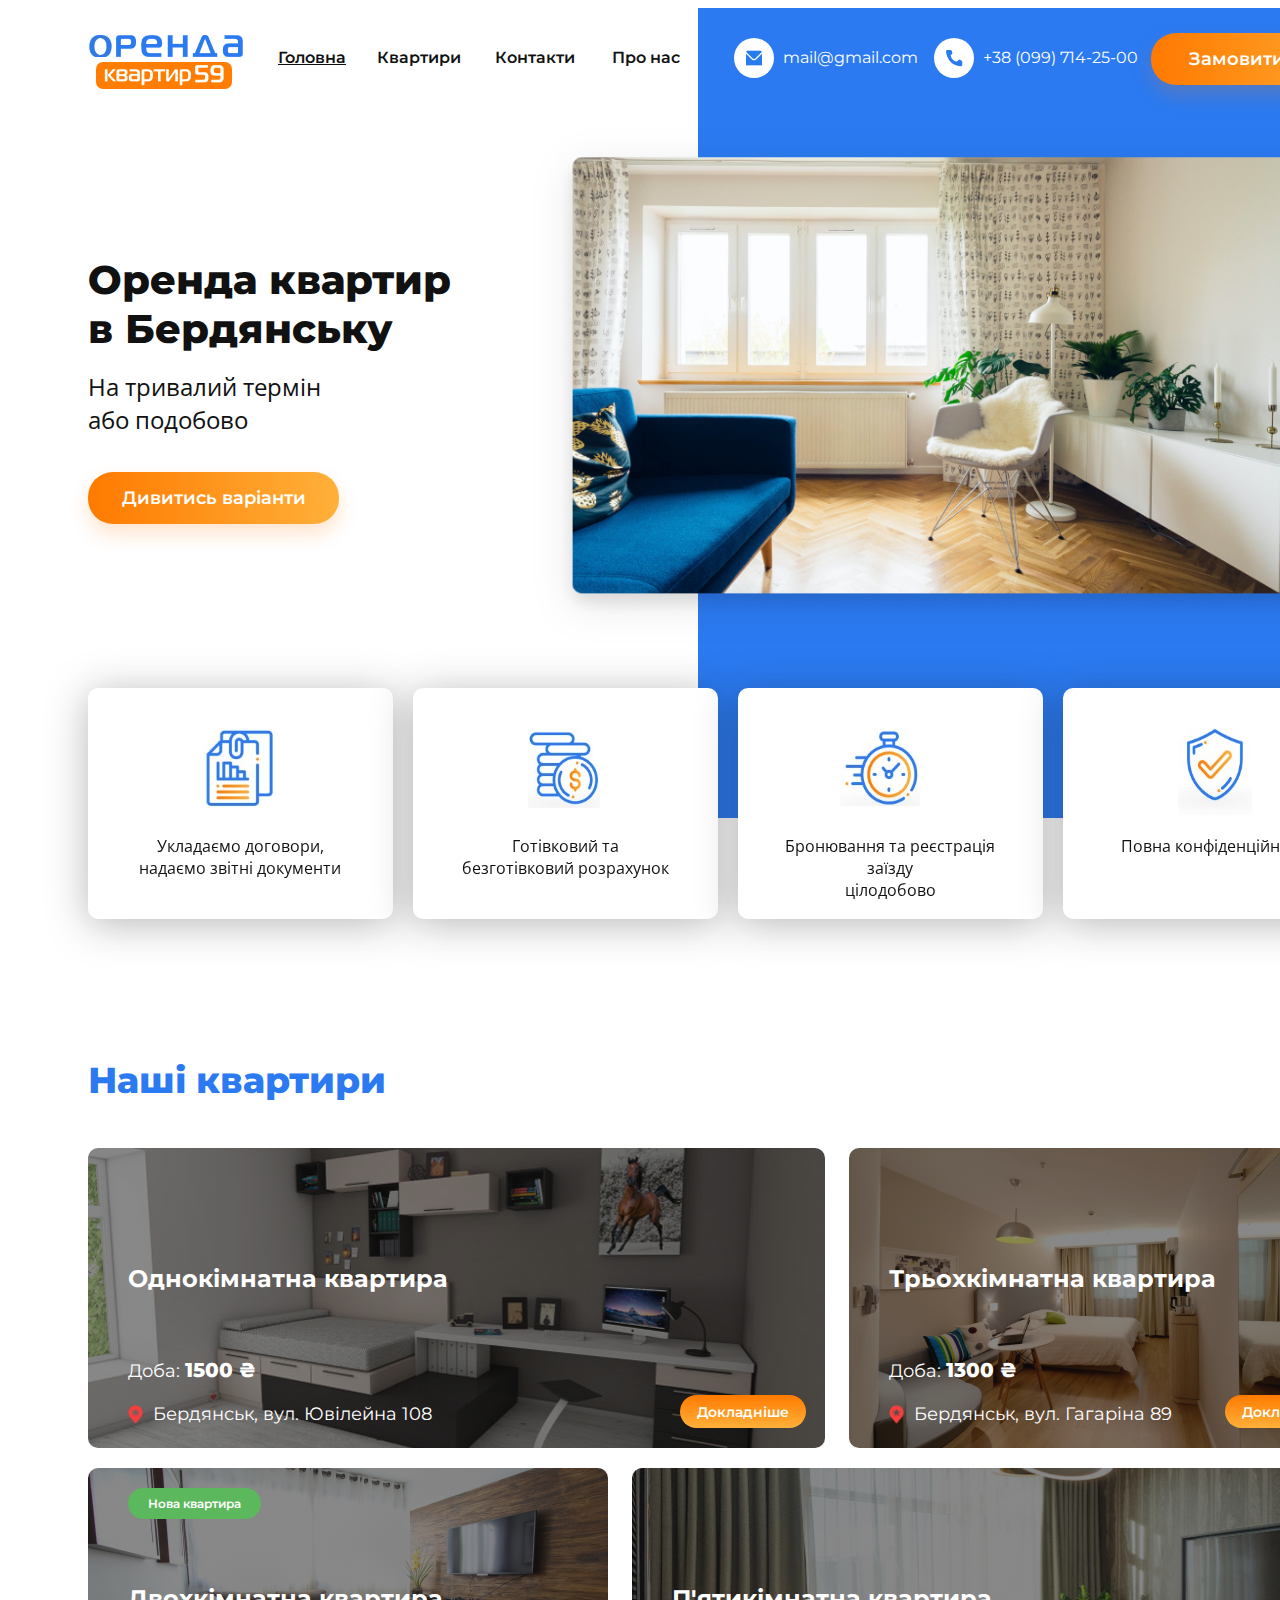
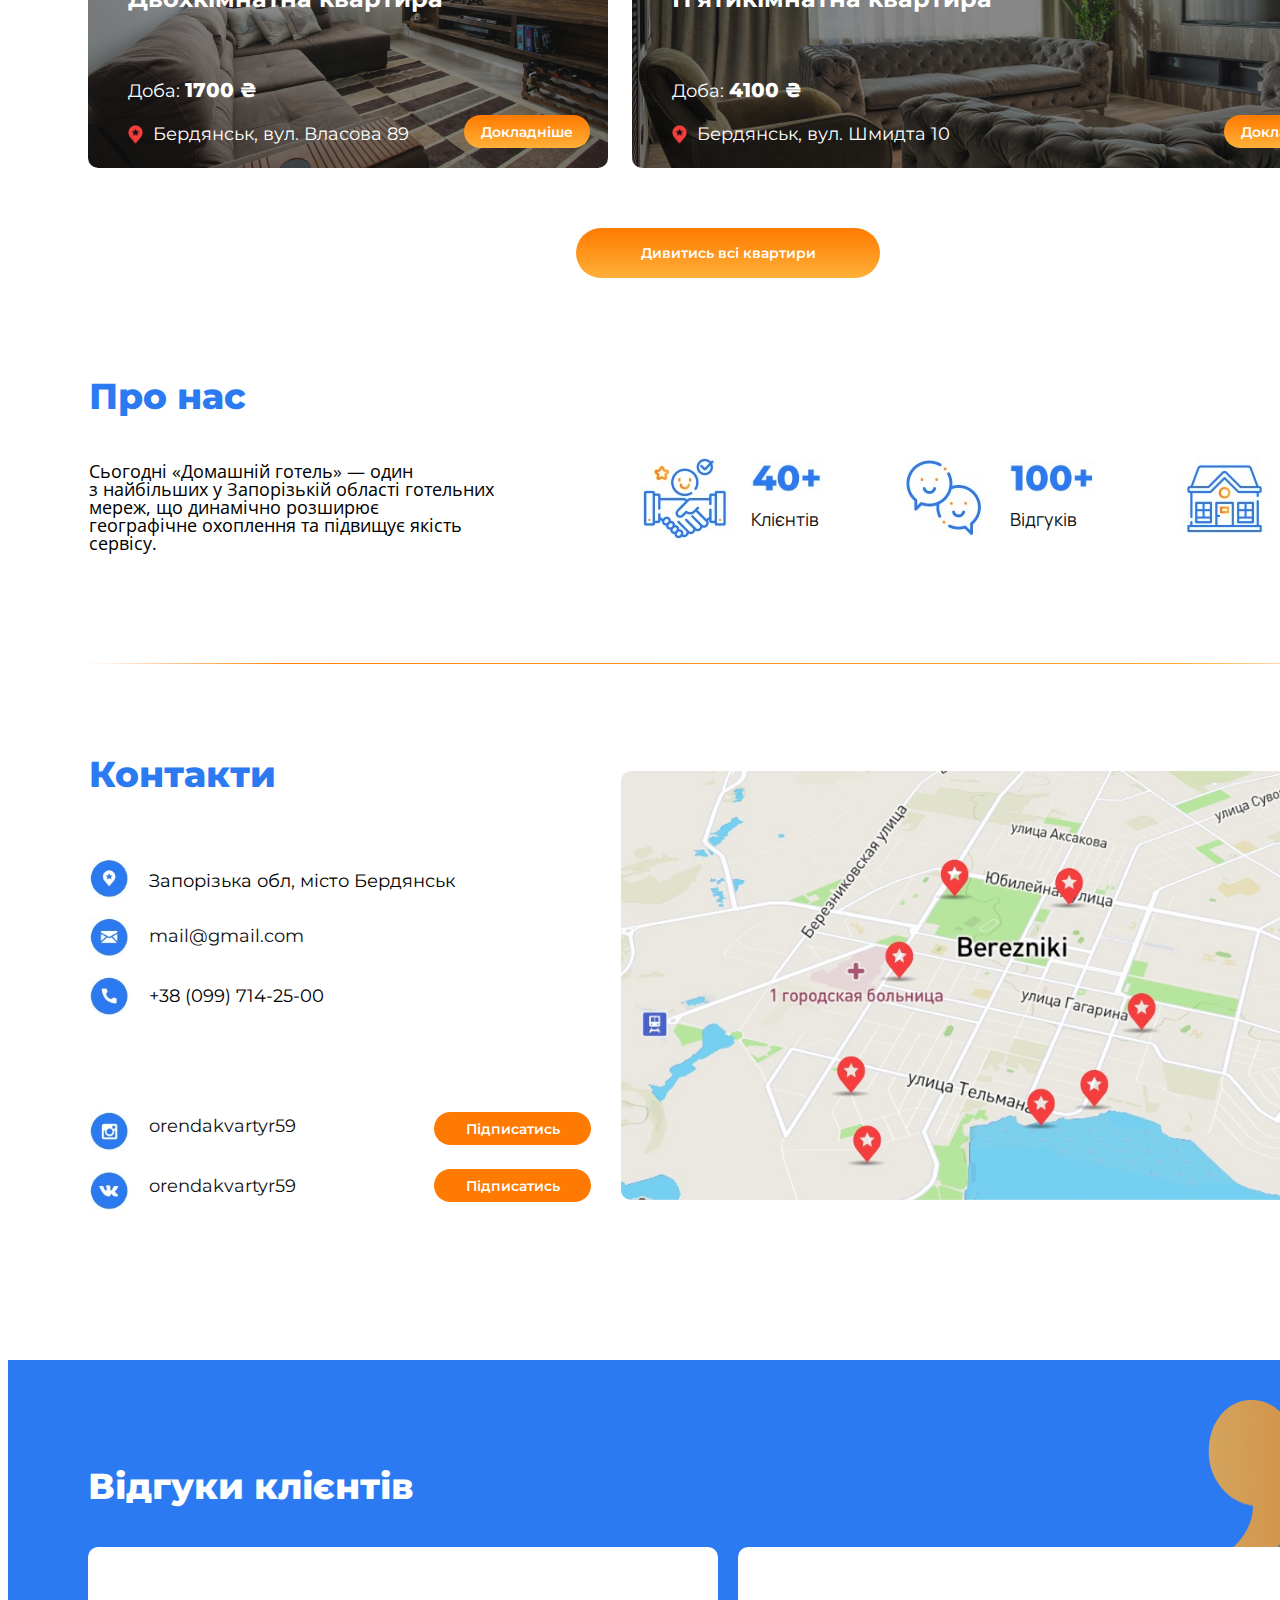
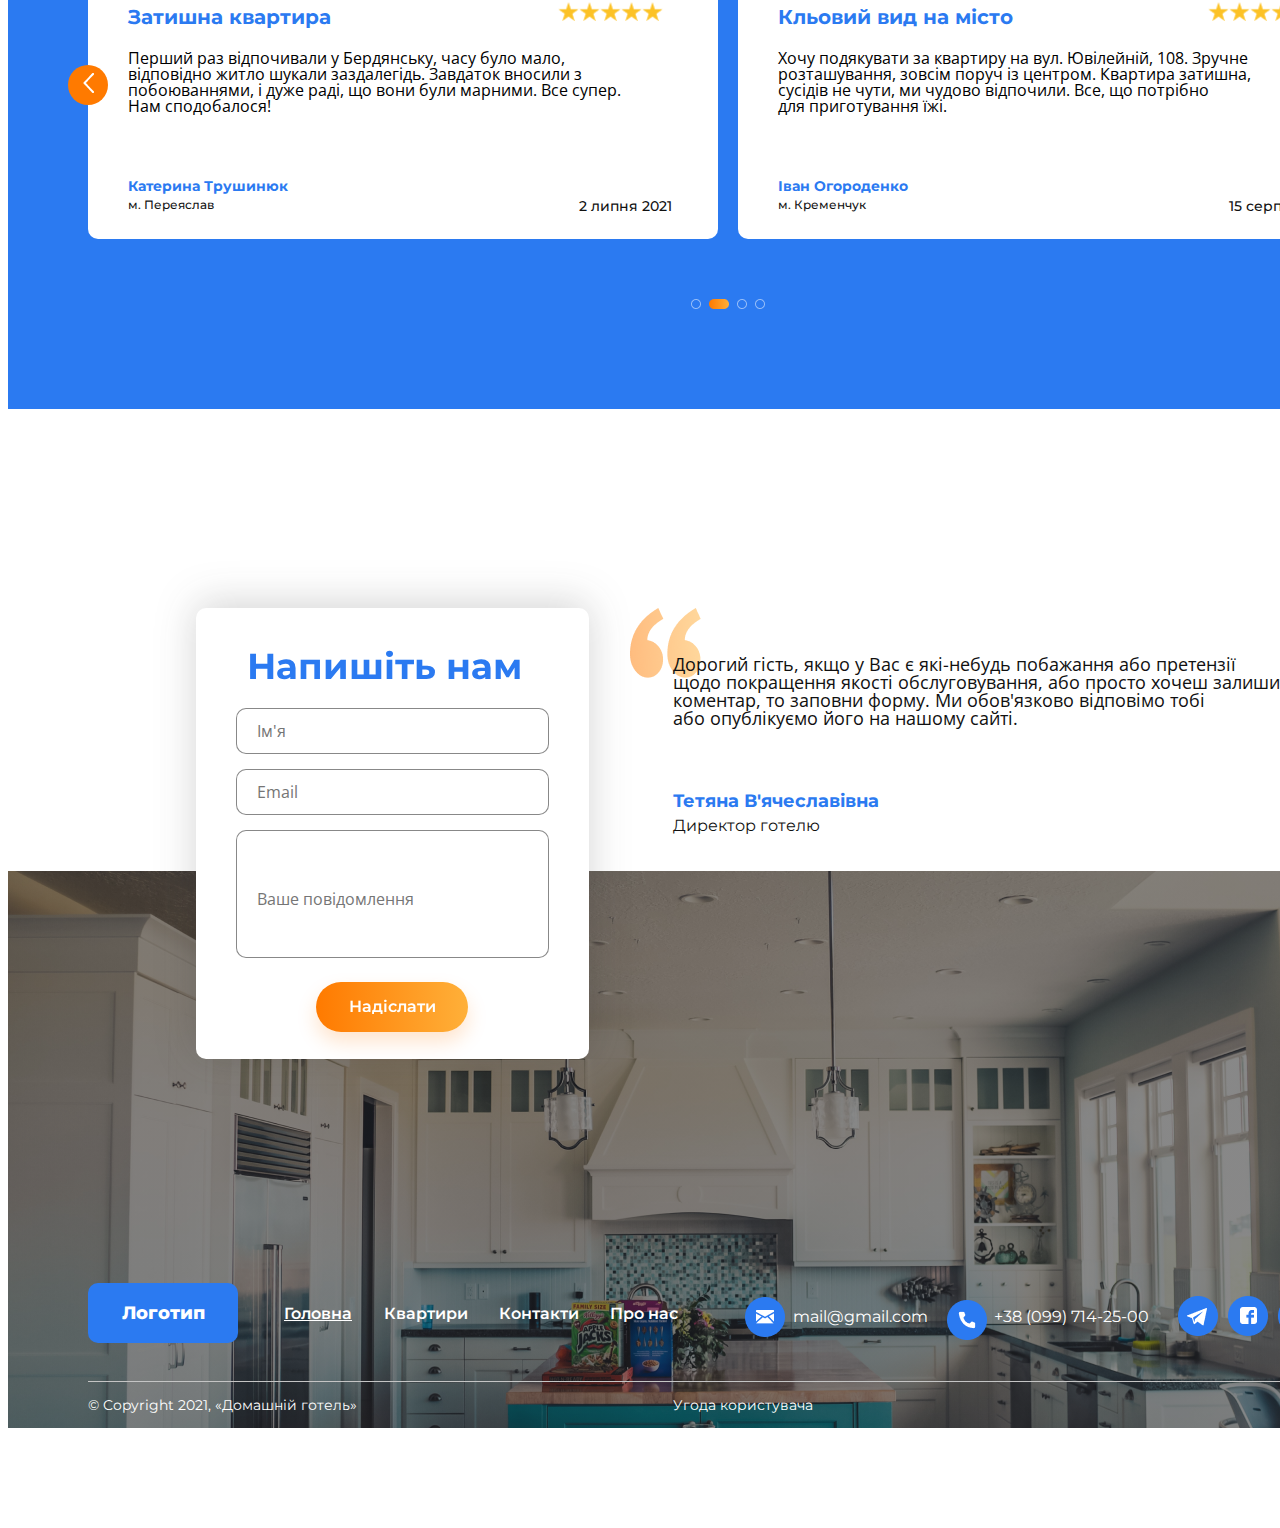
<file: misha1.html>
<!DOCTYPE html>
<html lang="en">
<head>
    <meta charset="UTF-8">
    <meta http-equiv="X-UA-Compatible" content="IE=edge">
    <meta name="viewport" content="width=device-width, initial-scale=1.0">
    
    <title>visa</title>
    <link rel="stylesheet" href="misha1.css">
    <link rel="preconnect" href="https://fonts.googleapis.com">
<link rel="preconnect" href="https://fonts.gstatic.com" crossorigin>
<link href="https://fonts.googleapis.com/css2?family=Lato:wght@100&family=Montserrat:wght@800&family=Roboto:wght@100&display=swap" rel="stylesheet">
<link rel="preconnect" href="https://fonts.googleapis.com">
<link rel="preconnect" href="https://fonts.gstatic.com" crossorigin>
<link href="https://fonts.googleapis.com/css2?family=Lato:wght@100&family=Montserrat:wght@400;800&family=Roboto:wght@100&display=swap" rel="stylesheet">
<link rel="preconnect" href="https://fonts.googleapis.com">
<link rel="preconnect" href="https://fonts.gstatic.com" crossorigin>
<link href="https://fonts.googleapis.com/css2?family=Lato:wght@100&family=Manrope&family=Montserrat:wght@800&family=Roboto:wght@100&display=swap" rel="stylesheet"></head>
<link rel="preconnect" href="https://fonts.googleapis.com">
<link rel="preconnect" href="https://fonts.gstatic.com" crossorigin>
<link href="https://fonts.googleapis.com/css2?family=Lato:wght@100&family=Manrope&family=Montserrat:wght@800&family=Open+Sans&family=Roboto:wght@100&display=swap" rel="stylesheet">
<body>
    <div class="title">
        <header>
            <div class="logo">
                <div class="logo1">
                    <img src="icon1/7/Screenshot_04.jpg" alt="logo">
                    <img src="icon1/7/Vector (1).png" alt="logo">
                    <img src="icon1/7/Vector (2).png" alt="logo">
                    <img src="icon1/7/Vector (3).png" alt="logo">
                    <img src="icon1/7/Vector (4).png" alt="logo">
                    <img src="icon1/7/Vector.png" alt="logo">
                </div> 
                <div class="logo2">
                        <img class="logo2-1" src="icon1/7/Vector (6).png" alt="logo">
                        <img class="logo2-2" src="icon1/7/Vector (5).png" alt="logo">
                </div>
            </div>
            <div class="head">
                <a class="head-a" href="#">Головна</a>
                <a class="head-b" href="file:///D:/FE-basic/FE-basic%201/HW8.html">Квартири</a>
                <a class="head-b" href="#">Контакти</a>
                <a class="head-b" href="#">Про нас</a>
            </div>
        </header>
        <div class="block1">
            <div class="element1">
                <div class="mail">
                <a  href="#">mail@gmail.com</a>
                </div>
                <div class="phone">
                <span>+38 (099) 714-25-00</span>
                </div>
                <button>Замовити дзвінок</button>
                <img src="icon1/7/img.png" alt="flat">
            </div>
            <h1>Оренда квартир <br> в Бердянську</h1>
            <p>На тривалий термін <br> або подобово</p>
            <button class="button-block1" onclick="window.location.href ='file:///D:/FE-basic/FE-basic%201/HW8.html'" >Дивитись варіанти</button>
            <div class="element2">
                <img src="icon1/7/Screenshot_13.jpg" alt="document">
                <p>Укладаємо договори, надаємо звітні документи</p>

            </div>
            <div class="element3">
                <img src="icon1/7/Screenshot_12.jpg" alt="money">
                <p>Готівковий та <br> безготівковий розрахунок</p>

            </div>
            <div class="element4">
                <img src="icon1/7/Screenshot_10.jpg" alt="time">
                <p>Бронювання та реєстрація заїзду <br> цілодобово</p>

            </div>
            <div class="element5">
                <img src="icon1/7/Screenshot_11.jpg" alt="time">
                <p>Повна конфіденційність</p>

            </div>
        </div>
        <div class="block2">
            <h1>Наші квартири</h1>
            <div class="block2-1">
                <div class="block2img1">
                    <h2>Однокімнатна квартира</h2>
                    <p class="p1" >Доба: <span class="p1-1">1500 ₴</span></p>
                    <img class="location" src="icon1/7/location.png" alt="location">
                    <p class="p2" >Бердянськ, вул. Ювілейна 108</p>
                    <button>Докладніше</button>
                    
                </div>
                <div class="block2img2">
                    <h2>Трьохкімнатна квартира</h2>
                    <p class="p1" >Доба: <span class="p1-1">1300 ₴</span></p>
                    <img class="location" src="icon1/7/location.png" alt="location">
                    <p class="p2" >Бердянськ, вул. Гагаріна 89</p>
                    <button>Докладніше</button>
                </div>
                <div class="block2img3">
                    <div class="new"><p>Нова квартира</p></div>
                    <h2>Двохкімнатна квартира</h2>
                    <p class="p1" >Доба: <span class="p1-1">1700 ₴</span></p>
                    <img class="location" src="icon1/7/location.png" alt="location">
                    <p class="p2" >Бердянськ, вул. Власова 89</p>
                    <button>Докладніше</button>
                </div>
                <div class="block2img4">
                    <h2>П'ятикімнатна квартира</h2>
                    <p class="p1" >Доба: <span class="p1-1">4100 ₴</span></p>
                    <img class="location" src="icon1/7/location.png" alt="location">
                    <p class="p2" >Бердянськ, вул. Шмидта 10</p>
                    <button>Докладніше</button>

                </div>
            
            </div>
            <button class="block2-button">Дивитись всі квартири</button>
        </div>
        <div class="block3">
            <h1>Про нас</h1>
            <p>Сьогодні «Домашній готель» — один <br> з найбільших у Запорізькій області готельних <br> мереж, що динамічно розширює <br> географічне охоплення та підвищує якість <br> сервісу.</p>
            <div class="block3-1">
                <img class="block3-1-img1" src="icon1/7/Screenshot_16.jpg" alt="">
                <div class="block3-2">
                    <img class="block3-2-img2" src="icon1/7/40+.jpg" alt="" >
                    <span>Клієнтів</span>
                </div>
            </div>
            <div class="block3-3">
                <img class="block3-1-img1" src="icon1/7/Screenshot_14.jpg" alt="">
                <div class="block3-2">
                    <img class="block3-2-img2" src="icon1/7/100+.jpg" alt="" >
                    <span>Відгуків</span>
                </div>
            </div>
            <div class="block3-4">
                <img class="block3-1-img1" src="icon1/7/Screenshot_15.jpg" alt="">
                <div class="block3-2">
                    <img class="block3-2-img2" src="icon1/7/9.jpg" alt="" >
                    <span>Квартир</span>
                </div>
            </div>
        </div>
        <img class="line" src="icon1/7/devider.png" alt="">
        <footer>
            <div class="block4">
                
                <div class="contact">
                    <h1>Контакти</h1>
                    <div class="location-foot">
                        <img src="icon1/7/location13.jpg" alt="">
                        <span>Запорізька обл, місто Бердянськ</span>
                    </div>
                    <div class="mail-foot">
                        <img src="icon1/7/13.jpg" alt="">
                        <a  href="#">mail@gmail.com</a>
                    </div>
                    <div class="phone-foot">
                        <img src="icon1/7/phone13.jpg" alt="">
                        <span>+38 (099) 714-25-00</span>
                    </div>
                    <div class="instagram-foot">
                        <img src="icon1/7/inst13.jpg" alt="">
                        <a  href="#">orendakvartyr59</a>
                        <button class="instagram-button">Підписатись</button>
                    </div>
                    <div class="vk-foot">
                        <img src="icon1/7/vk13.jpg" alt="">
                        <a  href="#">orendakvartyr59</a>
                        <button class="vk-button">Підписатись</button>
                    </div>


                </div>
                <img class="map" src="icon1/7/map.jpg" alt="maps">

            </div>
            <div class="block5">
                <h1>Відгуки клієнтів</h1>
                <img class="block5img" src="icon1/7/“.png" alt="">
                <div class="block5-1">
                    <h3 class="block5-h3">Затишна квартира</h3>
                    <div class="star"><img src="icon1/7/Star 1.png" alt="">
                        <img src="icon1/7/Star 1.png" alt="">
                        <img src="icon1/7/Star 1.png" alt="">
                        <img src="icon1/7/Star 1.png" alt="">
                        <img src="icon1/7/Star 1.png" alt="">
                    </div>
                    <p class="block5-p">Перший раз відпочивали у Бердянську, часу було мало, <br> відповідно житло шукали заздалегідь. Завдаток вносили з <br> побоюваннями, і дуже раді, що вони були марними. Все супер. <br> Нам сподобалося!</p>
                    <h4 class="block5-h4">Катерина Трушинюк</h4>
                    <span class="block5-span1">м. Переяслав</span><span class="block5-span2">2 липня 2021</span>
                </div>
                <div class="block5-2">
                        <h3 class="block5-h3">Кльовий вид на місто</h3>
                        <div class="star"><img src="icon1/7/Star 1.png" alt="">
                            <img src="icon1/7/Star 1.png" alt="">
                            <img src="icon1/7/Star 1.png" alt="">
                            <img src="icon1/7/Star 1.png" alt="">
                        </div>
                        <p class="block5-p">Хочу подякувати за квартиру на вул. Ювілейній, 108. Зручне <br> розташування, зовсім поруч із центром. Квартира затишна, <br> сусідів не чути, ми чудово відпочили. Все, що потрібно <br> для приготування їжі.</p>
                        <h4 class="block5-h4">Іван Огороденко</h4>
                        <span class="block5-span1">м. Кременчук</span><span class="block5-span2">15 серпня 2019</span>
                                                               
                </div>
                <button class="block5-button1"><img src="icon1/7/Vector left.png" alt="left"></button>
               
                <button class="block5-button2"><img src="icon1/7/Vector right.png" alt="right"></button>
                <div class="list"><img src="icon1/7/Ellipse 2.png" alt="">
                    <img src="icon1/7/Rectangle 1.png" alt="">
                    <img src="icon1/7/Ellipse 2.png" alt="">
                    <img src="icon1/7/Ellipse 2.png" alt="">
                </div>
            </div>
            <div class="block6">
                <img class="block6-img01" src="icon1/7/Vector 33(3).png" alt="">
                <p class="block6-p">Дорогий гість, якщо у Вас є які-небудь побажання або претензії <br> щодо покращення якості обслуговування, або просто хочеш залишити свій <br> коментар, то заповни форму. Ми обов'язково відповімо тобі <br> або опублікуємо його на нашому сайті.</p>
                <h4 class="block6-h4">Тетяна В'ячеславівна</h4>
                <span class="block6-span">Директор готелю</span>
                <!-- <img class="block6-img1" src="icon1/7/img-foot.png" alt=""> -->
                <div class="block6-img1">
                    <div class="buttom">
                        <button class="foot-logo">Логотип</button>
                        <a class="foot-a" href="#">Головна</a>
                        <a class="foot-b" href="#">Квартири</a>
                        <a class="foot-b" href="#">Контакти</a>
                        <a class="foot-b" href="#">Про нас</a>
                        <div class="mail-buttom">
                            <a  href="#">mail@gmail.com</a>
                            </div>
                        <div class="phone-buttom">
                            <span>+38 (099) 714-25-00</span>
                        </div>
                        <img class="social" src="icon1/7/Social.png" alt="">
                    </div>
                    <img class="line-buttom" src="icon1/7/Devider1.png"> 
                    <span class="span1-buttom">© Copyright 2021, «Домашній готель»</span>
                    <span class="span2-buttom">Угода користувача</span>
                </div>
                <form id="form">
                    <h1>Напишіть нам</h1>
                    <input class="input1" type="text" placeholder="Ім'я" name="name1" required>
                    <input class="input1" type="text" placeholder="Email" name="email1" required>
                    <input class="input2" type="text" placeholder="Ваше повідомлення" name="text1" required>
                    <button class="form-button" type="submit" name="sab" >Надіслати</button>

                </form>
            </div>
        </footer>

    </div>
    <script src="https://ajax.googleapis.com/ajax/libs/jquery/3.6.0/jquery.min.js"></script>
    <script type="text/javascript" src="misha1.js"></script>   
</body>
</html>
</file>
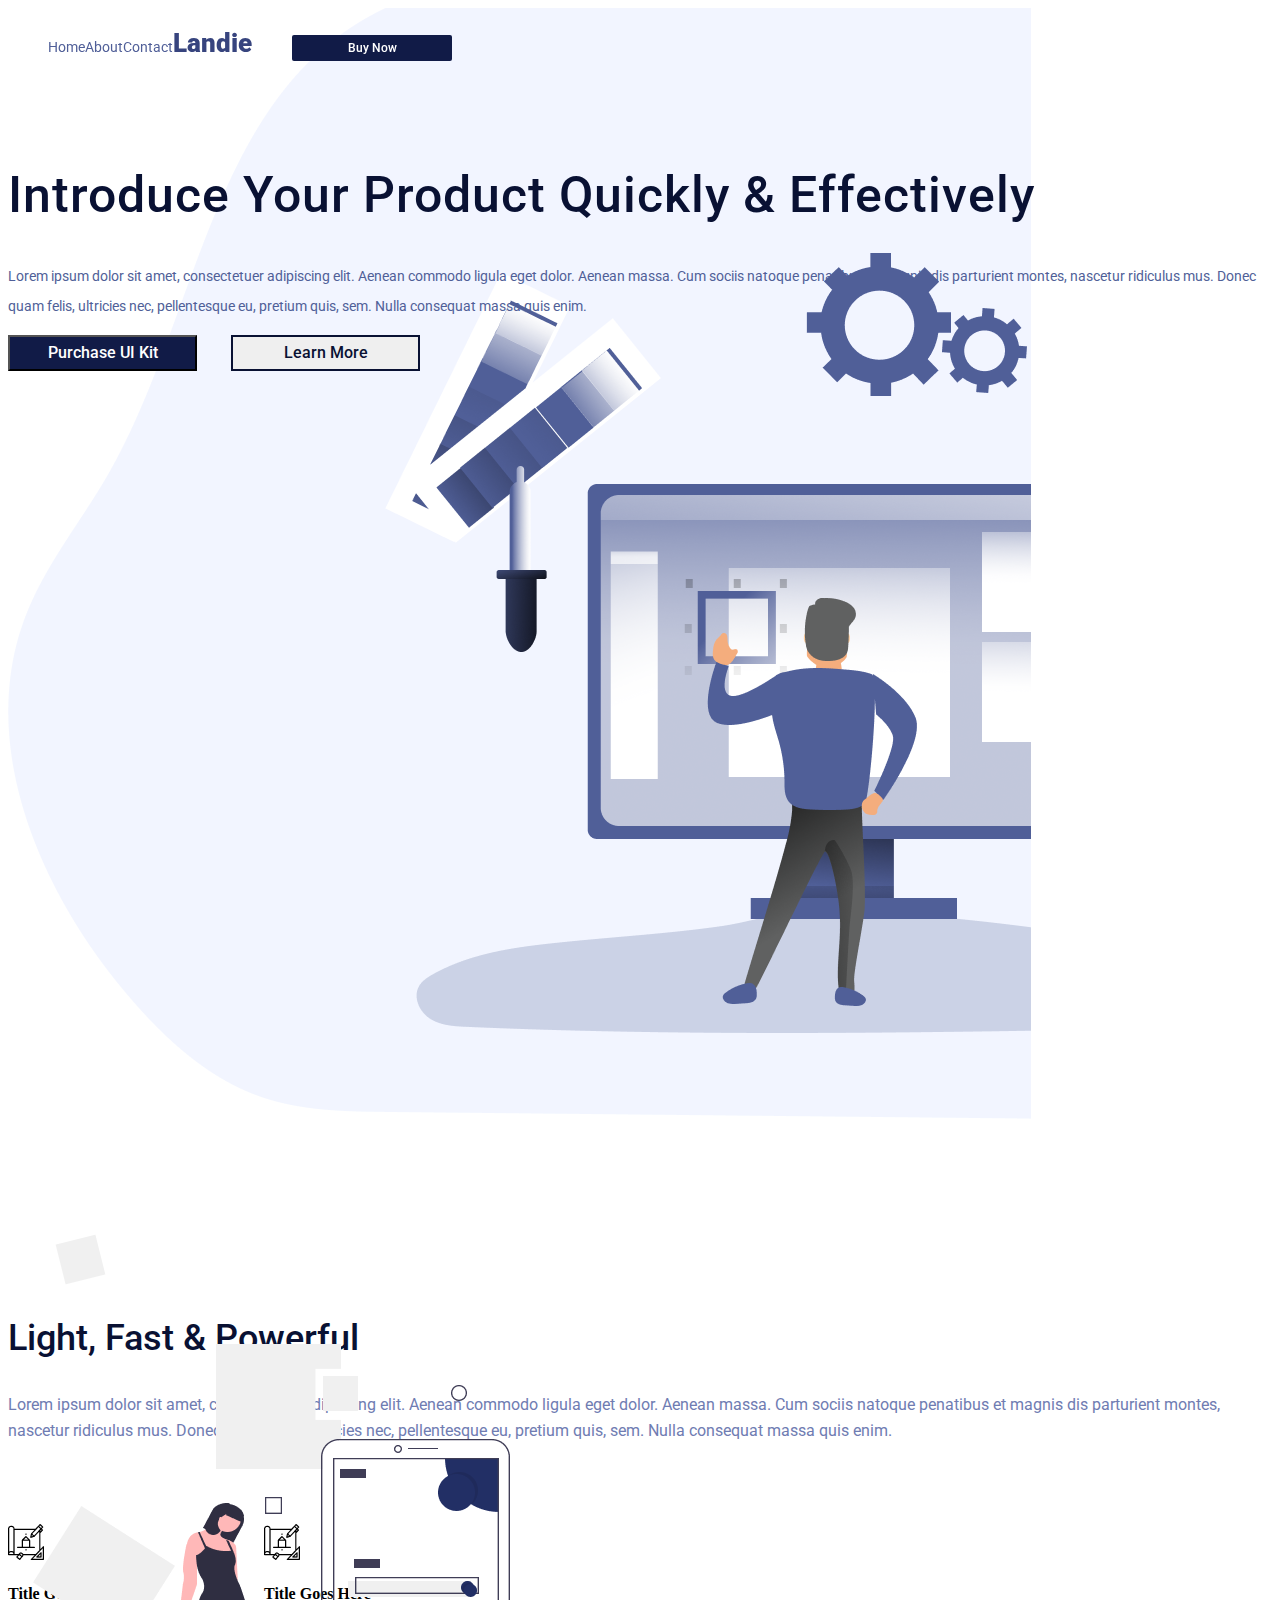
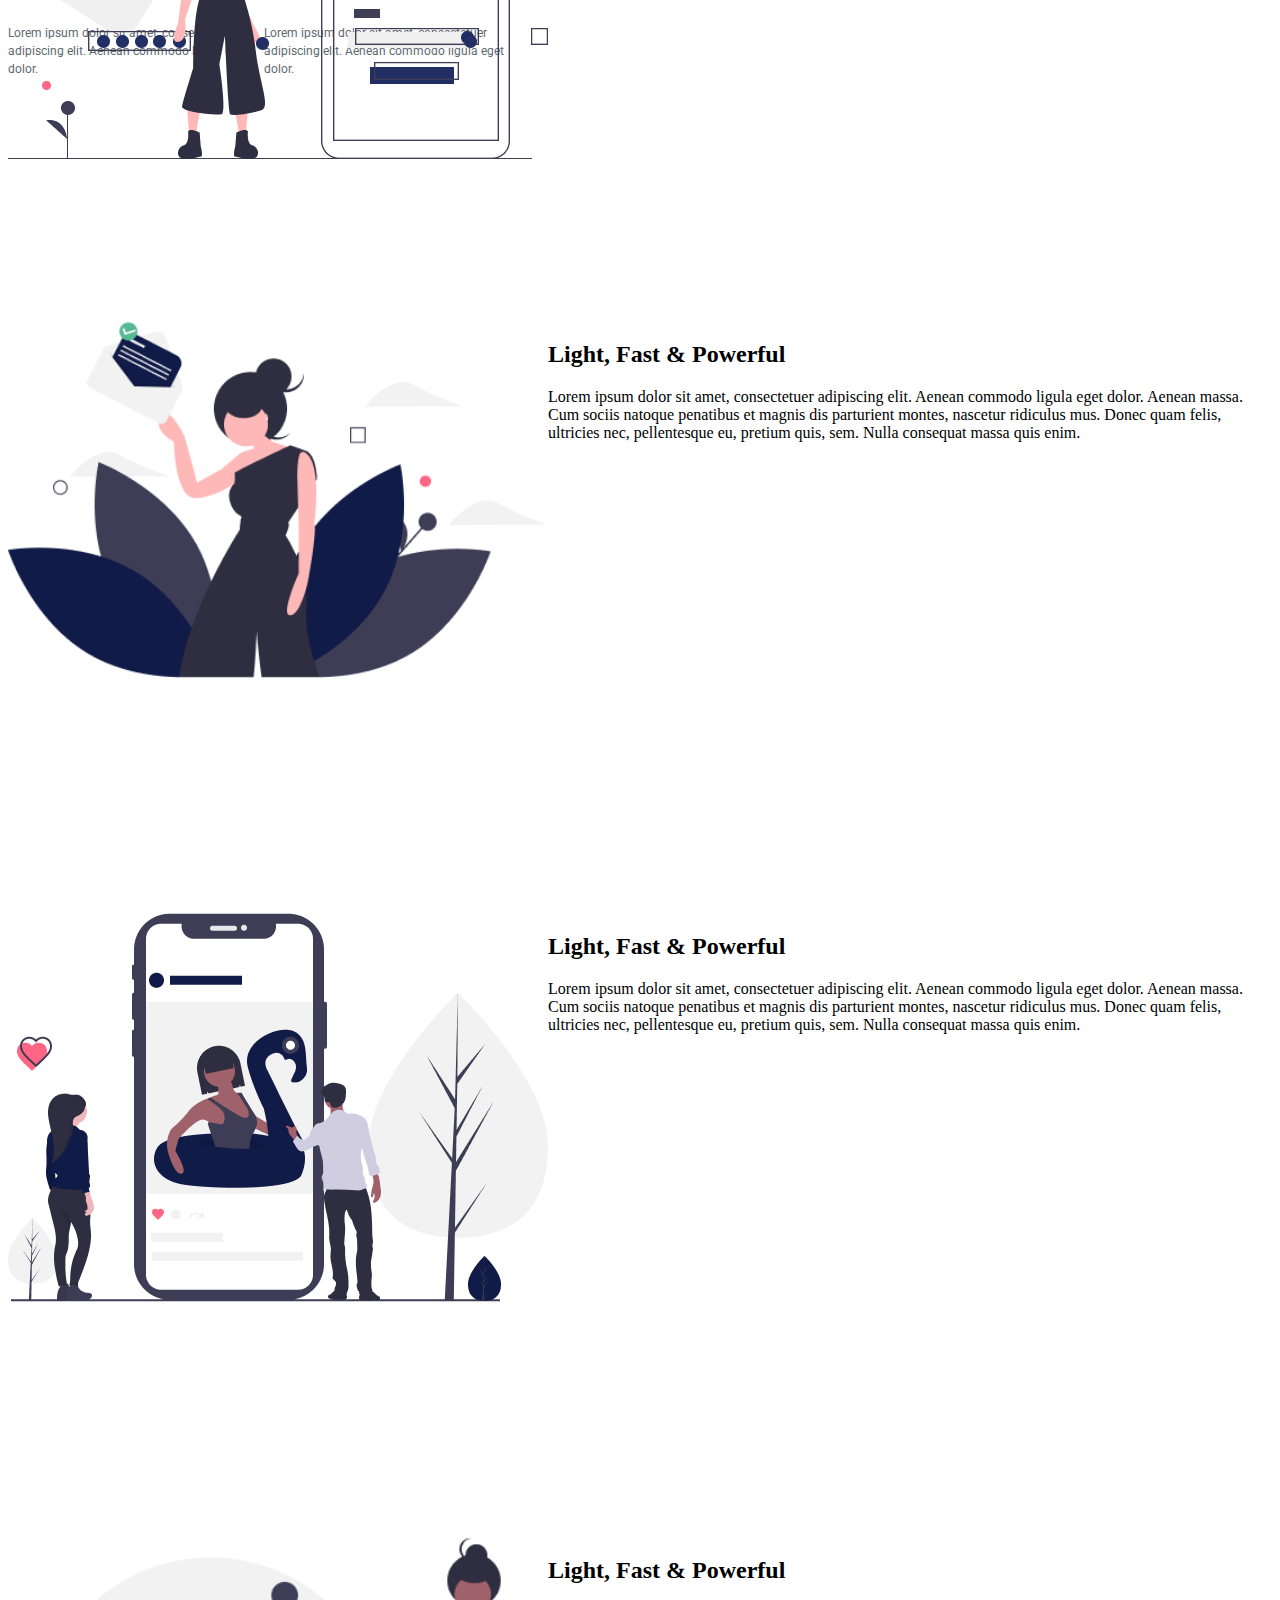
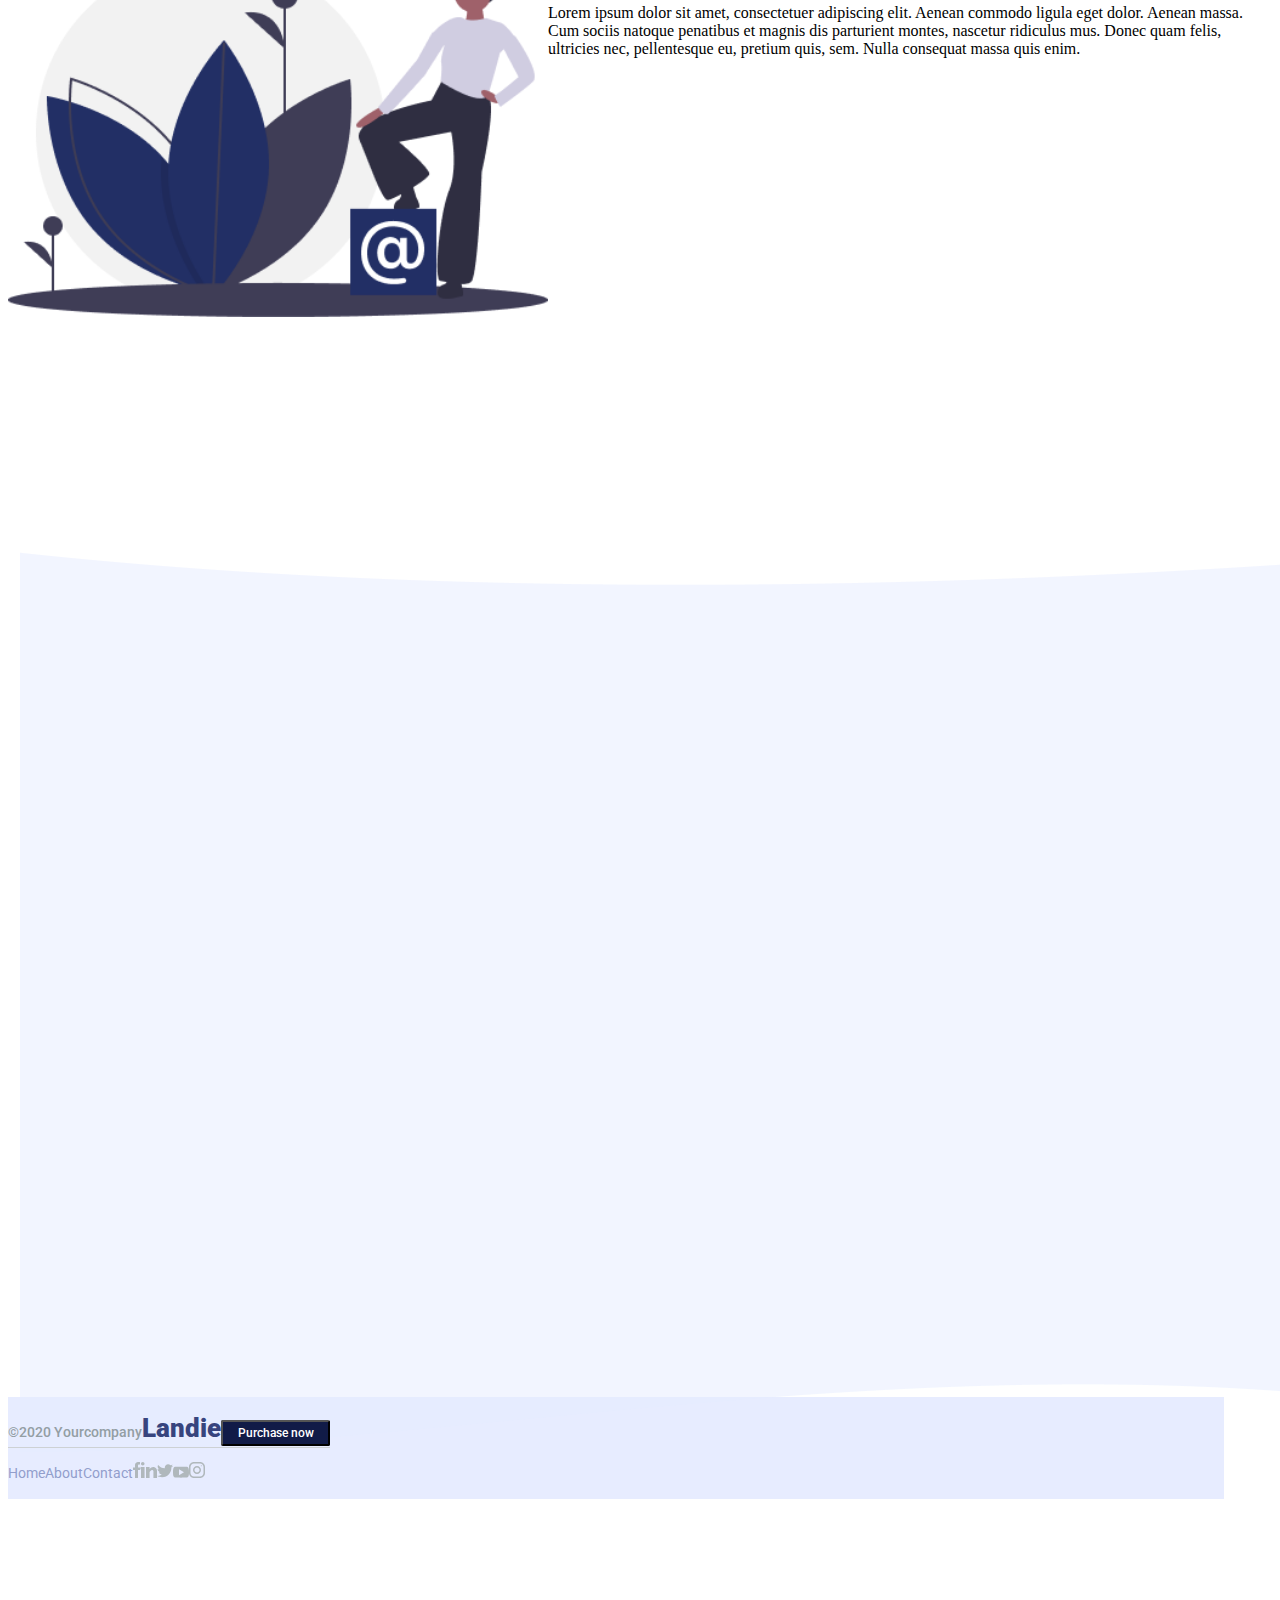
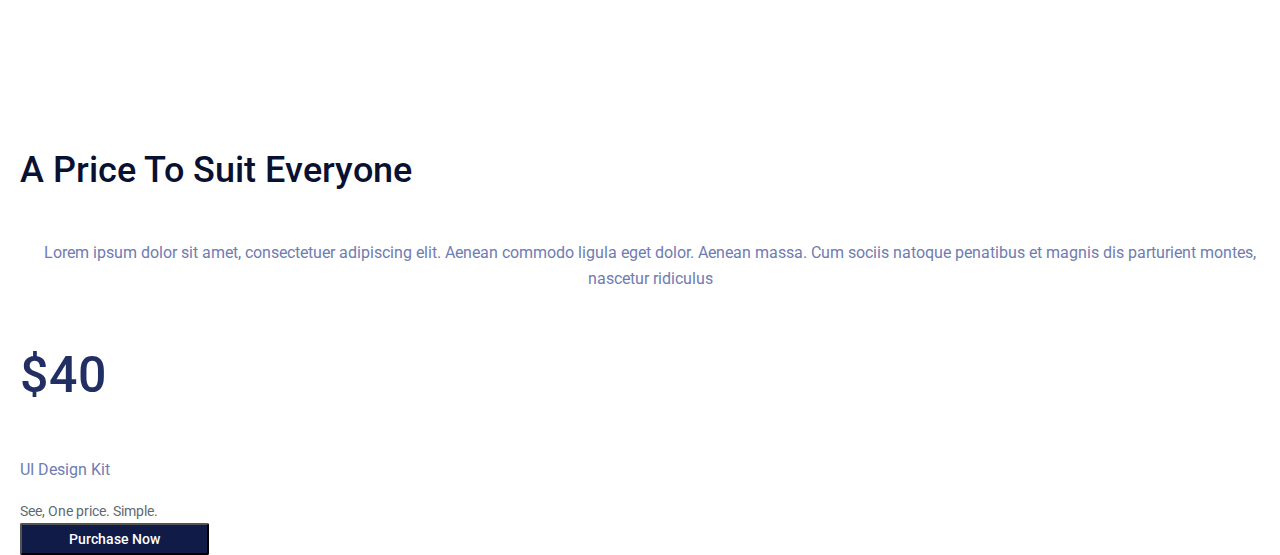
<file: HW12/HW12.html>
<!DOCTYPE html>
<html lang="en">
<head>
    <meta charset="UTF-8">
    <meta http-equiv="X-UA-Compatible" content="IE=edge">
    <meta name="viewport" content="width=device-width, initial-scale=1.0">
    <meta name="viewport" content="width=device-width, initial-scale=1">
    <title>Document</title>  
    <link rel="preconnect" href="https://fonts.googleapis.com">
<link rel="preconnect" href="https://fonts.gstatic.com" crossorigin>
<link href="https://fonts.googleapis.com/css2?family=Lato:wght@100;400;700&family=Manrope&family=Montserrat:wght@800&family=Open+Sans&family=Roboto:wght@100;400&display=swap" rel="stylesheet">  
<link rel="preconnect" href="https://fonts.googleapis.com">
<link rel="preconnect" href="https://fonts.gstatic.com" crossorigin>
<link href="https://fonts.googleapis.com/css2?family=Lato:wght@100;400;700&family=Manrope&family=Montserrat:wght@800&family=Open+Sans&family=Roboto:wght@100;400;900&display=swap" rel="stylesheet">
<link href="https://cdn.jsdelivr.net/npm/bootstrap@5.2.0-beta1/dist/css/bootstrap.min.css" rel="stylesheet" integrity="sha384-0evHe/X+R7YkIZDRvuzKMRqM+OrBnVFBL6DOitfPri4tjfHxaWutUpFmBp4vmVor" crossorigin="anonymous">
<link rel="stylesheet" href="HW12.css">
</head>
<body>
    <header>
        <div class="container-fluid">
            <div class="header col-12">
                <div class="nav head col-12 ">
                    
                        <ul class="col-4  justify-content-evenly head-1">
                            <li><a href="#">Home</a></li>
                            <li><a href="#">About</a></li>
                            <li><a href="#">Contact</a></li>
                        </ul>
                    
                    
                        <ul class="col-4 head-2 justify-content-center">
                            <li class="col-4"><a  href="#">Landie</a></li>
                        </ul>
                        <ul class="col-4 justify-content-center button">
                            <button class="btn col-2 ">Buy Now</button>
                        </ul>
                </div>
                <div class="col-12 block" >    
                    <div class="col-5 offset-1  content">
                        <h1>Introduce Your Product Quickly & Effectively</h1>
                        <p>Lorem ipsum dolor sit amet, consectetuer adipiscing elit. Aenean commodo ligula eget dolor. Aenean massa. Cum sociis natoque penatibus et magnis dis parturient montes, nascetur ridiculus 
                            mus. Donec quam felis, ultricies nec, pellentesque eu, pretium quis, sem. Nulla consequat massa quis enim.</p>
                        <button class="btn btn-1">Purchase UI Kit</button>
                        <button class="btn btn-2">Learn More</button>

                    </div >
                    <div class="col-12 image">
                        <img class="col-6 offset-6" src="icon/designer_1 (1).png" alt="#">
                    </div> 
                </div>
        </div>
    </header>
    <main class="conteiner-fluid">
        <div class="row container-fluid">    
            
                <div class="row col-12">
                    <div class=" col-12 block-1 mt-4">
                        <div class="col-4 offset-1 block1-1">
                            <h2 class="col-12 pb-3 pt-3">Light, Fast & Powerful</h2>
                            <p class="col-12 pt-4">Lorem ipsum dolor sit amet, consectetuer adipiscing elit. Aenean commodo ligula eget dolor. Aenean massa. Cum sociis natoque penatibus et magnis dis parturient montes, nascetur ridiculus 
                                mus. Donec quam felis, ultricies nec, pellentesque eu, pretium quis, sem. Nulla consequat massa quis enim.</p>
                            <div class="col-5 icon">
                                <div class="col-2 icon-1 ">
                                    <img class="pb-3" src="icon/Icon.png" alt="#">
                                    <h4 class="pb-2">Title Goes Here</h4>
                                    <p>Lorem ipsum dolor sit amet, consectetuer adipiscing elit. Aenean commodo ligula eget dolor. </p>
                                </div>
                                <div class="col-2 icon-1 ">
                                    <img class="pb-3" src="icon/Icon.png" alt="#">
                                    <h4 class="pb-2">Title Goes Here</h4>
                                    <p>Lorem ipsum dolor sit amet, consectetuer adipiscing elit. Aenean commodo ligula eget dolor. </p>
                                </div>
                            </div>
                        </div>
                        <div class="col-5 offset-6 block1-2">
                            <img class="col-12" src="icon/undraw_mobile_login_ikmv.png" alt="">

                        </div> 

                    </div>
                </div>
                <div class="row col-12 block-2">
                    <div class="col-12 block2-1 block2-2">
                        <div class="col-5 offset-1 ">
                            <img  src="icon/1.png" alt="#">
                        </div>
                        <div class="col-4 offset-1 block-p">
                            <h2 class="pt-4 pb-3">Light, Fast & Powerful</h2>
                            <p>Lorem ipsum dolor sit amet, consectetuer adipiscing elit. Aenean commodo ligula eget dolor. Aenean massa. Cum sociis natoque penatibus et magnis dis parturient montes, nascetur ridiculus 
                                mus. Donec quam felis, ultricies nec, pellentesque eu, pretium quis, sem. Nulla consequat massa quis enim.</p>
                        </div>
                    </div>

                </div>
                <div class="row col-12 block-2 block2-3">
                    <div class="col-12 block2-1">
                        <div class="col-5 offset-1 ">
                            <img  src="icon/2.png" alt="#">
                        </div>
                        <div class="col-4 offset-1 block-p ">
                            <h2 class="pt-4 pb-3">Light, Fast & Powerful</h2>
                            <p>Lorem ipsum dolor sit amet, consectetuer adipiscing elit. Aenean commodo ligula eget dolor. Aenean massa. Cum sociis natoque penatibus et magnis dis parturient montes, nascetur ridiculus 
                                mus. Donec quam felis, ultricies nec, pellentesque eu, pretium quis, sem. Nulla consequat massa quis enim.</p>
                        </div>
                    </div>

                </div>
                <div class="row col-12 block-2 block2-4">
                    <div class="col-12 block2-1">
                        <div class="col-5 offset-1 ">
                            <img  src="icon/3.png" alt="#">
                        </div>
                        <div class="col-4 offset-1 block-p ">
                            <h2 class="pt-4 pb-3">Light, Fast & Powerful</h2>
                            <p>Lorem ipsum dolor sit amet, consectetuer adipiscing elit. Aenean commodo ligula eget dolor. Aenean massa. Cum sociis natoque penatibus et magnis dis parturient montes, nascetur ridiculus 
                                mus. Donec quam felis, ultricies nec, pellentesque eu, pretium quis, sem. Nulla consequat massa quis enim.</p>
                        </div>
                    </div>

                </div>           
                <div class="row container-fluid justify-content-center mx-2 block-3">
                    <img class="container-fluid" src="icon/4.png" alt="#">
                    <div class="col-12 justify-content-center block3-1">
                        <div class="col-5  block3-2 justify-content-center">
                            <div class="col-12 justify-content-center bottom"><h2 >A Price To Suit Everyone</h2></div>
                            <div class="col-12 justify-content-center mb-4 bottom"><p class="p-1">Lorem ipsum dolor sit amet, consectetuer adipiscing elit. Aenean commodo ligula eget dolor. Aenean massa. Cum sociis natoque penatibus et magnis dis parturient montes, nascetur ridiculus </p></div>
                            <div class="col-12 justify-content-center mt-4 bottom"><h1 >$40</h1></div>
                            <div class="col-12 justify-content-center bottom"><p class="p-2">UI Design Kit</p></div>
                            <div class="col-12 justify-content-center mt-4 bottom"><span class="p-3">See, One price. Simple.</span></div>
                            <div class="col-12 justify-content-center bottom"><button class="btn bottom-btn">Purchase Now</button></div>
                        </div>
                    </div>
                </div>
        </div>
    </main>
    <footer class="container-fluid mb-4  " >
        <div class="row col-12 foot1 ">
            <div class="col-10 foot justify-content-between">
                <span>©2020 Yourcompany</span>
                <a href="#">Landie</a>
                <button>Purchase now</button>
            </div>
            <div class="col-10 foot-1">
                <div class="col-3 justify-content-between foot1-1">
                    <a href="#">Home</a>
                    <a href="#">About</a>
                    <a href="#">Contact</a>
                </div>
                
                <div class="col-2 offset-7 justify-content-between foot1-2">
                   <a href="https://www.facebook.com/"><svg width="8" height="16" viewBox="0 0 8 16" fill="none" xmlns="http://www.w3.org/2000/svg">
                    <path d="M5 5.5V3.5C5 2.948 5.448 2.5 6 2.5H7V0H5C3.343 0 2 1.343 2 3V5.5H0V8H2V16H5V8H7L8 5.5H5Z" fill="#B0B8BC"/>
                    </svg></a> 
                    <a href="https://linkedin.com/"><svg width="16" height="16" viewBox="0 0 16 16" fill="none" xmlns="http://www.w3.org/2000/svg">
                        <path fill-rule="evenodd" clip-rule="evenodd" d="M3.5 1.75C3.5 2.7165 2.7165 3.5 1.75 3.5C0.783502 3.5 0 2.7165 0 1.75C0 0.783502 0.783502 0 1.75 0C2.7165 0 3.5 0.783502 3.5 1.75ZM0 5H3.578V16H0V5ZM13.2998 5.12119C13.2954 5.11973 13.2909 5.11825 13.2864 5.11678C13.2616 5.10856 13.2367 5.10033 13.21 5.093C13.162 5.082 13.114 5.073 13.065 5.065C12.875 5.027 12.667 5 12.423 5C10.337 5 9.014 6.517 8.578 7.103V5H5V16H8.578V10C8.578 10 11.282 6.234 12.423 9V16H16V8.577C16 6.915 14.861 5.53 13.324 5.129C13.3159 5.12643 13.3078 5.12382 13.2998 5.12119Z" fill="#B0B8BC"/>
                        </svg></a>
                    <a href="https://twitter.com/logout/"><svg width="16" height="14" viewBox="0 0 16 14" fill="none" xmlns="http://www.w3.org/2000/svg">
                        <path d="M16 1.87225C15.405 2.13325 14.771 2.30625 14.11 2.39025C14.79 1.98425 15.309 1.34625 15.553 0.577252C14.919 0.955252 14.219 1.22225 13.473 1.37125C12.871 0.730252 12.013 0.333252 11.077 0.333252C9.261 0.333252 7.799 1.80725 7.799 3.61425C7.799 3.87425 7.821 4.12425 7.875 4.36225C5.148 4.22925 2.735 2.92225 1.114 0.931252C0.831 1.42225 0.665 1.98425 0.665 2.58925C0.665 3.72525 1.25 4.73225 2.122 5.31525C1.595 5.30525 1.078 5.15225 0.64 4.91125C0.64 4.92125 0.64 4.93425 0.64 4.94725C0.64 6.54125 1.777 7.86525 3.268 8.17025C3.001 8.24325 2.71 8.27825 2.408 8.27825C2.198 8.27825 1.986 8.26625 1.787 8.22225C2.212 9.52125 3.418 10.4763 4.852 10.5073C3.736 11.3803 2.319 11.9063 0.785 11.9063C0.516 11.9063 0.258 11.8943 0 11.8613C1.453 12.7983 3.175 13.3333 5.032 13.3333C11.068 13.3333 14.368 8.33325 14.368 3.99925C14.368 3.85425 14.363 3.71425 14.356 3.57525C15.007 3.11325 15.554 2.53625 16 1.87225Z" fill="#B0B8BC"/>
                        </svg></a>
                    <a href="https://www.youtube.com/"><svg width="16" height="12" viewBox="0 0 16 12" fill="none" xmlns="http://www.w3.org/2000/svg">
                        <path fill-rule="evenodd" clip-rule="evenodd" d="M13.456 0.758748C14.415 0.812748 14.886 0.954748 15.32 1.72675C15.772 2.49775 16 3.82575 16 6.16475V6.16775V6.17275C16 8.50075 15.772 9.83875 15.321 10.6017C14.887 11.3737 14.416 11.5137 13.457 11.5787C12.498 11.6337 10.089 11.6667 8.002 11.6667C5.911 11.6667 3.501 11.6337 2.543 11.5777C1.586 11.5127 1.115 11.3727 0.677 10.6007C0.23 9.83775 0 8.49975 0 6.17175V6.16975V6.16675V6.16375C0 3.82575 0.23 2.49775 0.677 1.72675C1.115 0.953748 1.587 0.812748 2.544 0.757748C3.501 0.693748 5.911 0.666748 8.002 0.666748C10.089 0.666748 12.498 0.693748 13.456 0.758748ZM11 6.16675L6 3.16675V9.16675L11 6.16675Z" fill="#B0B8BC"/>
                        </svg></a>
                    <a href="https://www.instagram.com/"><svg width="16" height="16" viewBox="0 0 16 16" fill="none" xmlns="http://www.w3.org/2000/svg">
                        <path fill-rule="evenodd" clip-rule="evenodd" d="M5 0H11C13.761 0 16 2.239 16 5V11C16 13.761 13.761 16 11 16H5C2.239 16 0 13.761 0 11V5C0 2.239 2.239 0 5 0ZM11 14.5C12.93 14.5 14.5 12.93 14.5 11V5C14.5 3.07 12.93 1.5 11 1.5H5C3.07 1.5 1.5 3.07 1.5 5V11C1.5 12.93 3.07 14.5 5 14.5H11ZM4 8C4 5.791 5.791 4 8 4C10.209 4 12 5.791 12 8C12 10.209 10.209 12 8 12C5.791 12 4 10.209 4 8ZM5.5 8C5.5 9.378 6.622 10.5 8 10.5C9.378 10.5 10.5 9.378 10.5 8C10.5 6.621 9.378 5.5 8 5.5C6.622 5.5 5.5 6.621 5.5 8ZM12.833 3.7C12.833 3.99437 12.5944 4.233 12.3 4.233C12.0057 4.233 11.767 3.99437 11.767 3.7C11.767 3.40564 12.0057 3.167 12.3 3.167C12.5944 3.167 12.833 3.40564 12.833 3.7Z" fill="#B0B8BC"/>
                        </svg></a>
                </div>
            </div>

        </div>
    </footer>


<script src="https://cdn.jsdelivr.net/npm/bootstrap@5.2.0-beta1/dist/js/bootstrap.bundle.min.js" integrity="sha384-pprn3073KE6tl6bjs2QrFaJGz5/SUsLqktiwsUTF55Jfv3qYSDhgCecCxMW52nD2" crossorigin="anonymous"></script>    
</body>
</html>
</file>
<file: styles.css>
body{
    background-color: rgb(196, 213, 196);
}
.content{
	width:1470px; float:left; margin:0 20px 0 20px;
}
.textcols {
	overflow: hidden;
}
.textcols-left {
	float: left;
	width: 50%;
}
.textcols-right {
	margin-left: 52%;
}
        .post-main{
            background:#e6e2e7;  border:1px solid #c8bfc4; margin:0 0 20px 0;
            border-radius:7px;
        }
        
        .post-main h1{
             font:normal 18px "Arial Regular"; background:#cfc7ce;
             border-radius:7px 7px 0 0;
             padding: 5px 20px 8px 15px; margin: 0 0 5px 0;
            }
         .post-main h1 a{
			font:normal 20px "Arial Regular"; color:#c11212; text-decoration:underline;
		    }
        .post{
             margin:0 15px 15px 15px;
        }
        .post p{
            font:normal 16px "Arial Regular"; color:#4c3041; margin:0 0 15px 0;
        }
        .post p a{
            font:normal 14px "Arial Regular"; color:#876479; padding:15px 15px 0 0; text-decoration:underline;
            }
</file>
<file: prod/css/screen.css>
body, div, dl, dt, dd, ul, ol, li, h1, h2, h3, h4, h5, h6,
pre, form, fieldset, input, textarea, p, blockquote, th, td {
  padding: 0;
  margin: 0; }

fieldset, img {
  border: 0; }



ol, ul {
  list-style: none; }



h1, h2, h3, h4, h5, h6 {
  font-weight: normal;
  font-size: 100%; }
</file>
<file: prod/css/fonts.css>
@charset "UTF-8";
@font-face {
  font-family: 'HelveticaNeueBlack';
  src: local("☺"), url("../fonts/HelveticaNeueCyr-Black.woff") format("woff"), url("../fonts/HelveticaNeueCyr-Black.ttf") format("truetype");
  font-weight: normal;
  font-style: normal; }

@font-face {
  font-family: 'HelveticaNeueBold';
  src: local("☺"), url("../fonts/HelveticaNeueCyr-Bold.woff") format("woff"), url("../fonts/HelveticaNeueCyr-Bold.ttf") format("truetype");
  font-weight: normal;
  font-style: normal; }

@font-face {
  font-family: 'HelveticaNeueItalic';
  src: local("☺"), url("../fonts/HelveticaNeueCyr-Italic.woff") format("woff"), url("../fonts/HelveticaNeueCyr-Italic.ttf") format("truetype");
  font-weight: normal;
  font-style: normal; }

@font-face {
  font-family: 'HelveticaNeueLight';
  src: local("☺"), url("../fonts/HelveticaNeueCyr-Light.woff") format("woff"), url("../fonts/HelveticaNeueCyr-Light.ttf") format("truetype");
  font-weight: normal;
  font-style: normal; }

@font-face {
  font-family: 'HelveticaNeueMedium';
  src: local("☺"), url("../fonts/HelveticaNeueCyr-Medium.woff") format("woff"), url("../fonts/HelveticaNeueCyr-Medium.ttf") format("truetype");
  font-weight: normal;
  font-style: normal; }

@font-face {
font-family: 'HelveticaNeueThin';
src: local('☺'), url('../fonts/HelveticaNeueCyr-Thin.woff') format('woff'), url('../fonts/HelveticaNeueCyr-Thin.ttf') format('truetype');
font-weight: normal;
font-style: normal;
}

@font-face {
  font-family: 'HelveticaNeueLightItalic';
  src: local("☺"), url("../fonts/HelveticaNeueCyr-LightItalic.woff") format("woff"), url("../fonts/HelveticaNeueCyr-LightItalic.ttf") format("truetype");
  font-weight: normal;
  font-style: normal; }
</file>
<file: prod/css/main.css>
img {
    width: auto;
    height: auto;
}

html, body, .wrapper {
    min-height: 100% !important;
    height: 100%;
}

body {
    font-family: "HelveticaNeueLight";
    font-size: 14px;
    letter-spacing: 0.05em;
}

* {
    -webkit-box-sizing: border-box;
    box-sizing: border-box;
}

.wrapper {
    width: 100%;
    margin: 0 auto;
    padding: 0 15px;
    max-width: 1126px;
}

a {
    color: inherit;
    text-decoration: none;
}

header {
    height: 80px;
    background-color: #ffdc00;
}

header .logo {
    float: left;
    height: 55px;
    width: auto;
    margin-top: 12px;
}

header .phone {
    display: block;
    text-align: right;
    font-family: "HelveticaNeueMedium";
    padding-right: 2px;
    margin-bottom: 5px;
    margin-top: 12px;
}

.right-block {
    float: right;
}

.left-block {
    float: left;
}

.plus {
    font-size: 72px;
    font-family: "HelveticaNeueBold";
    color: #ffdc00;
    left: 0;
    top: 50%;
    -webkit-transform: translate(0, -50%);
    -ms-transform: translate(0, -50%);
    transform: translate(0, -50%);
    position: absolute;
}

.price {
    background-image: url("../img/price-bg.png");
    background-repeat: no-repeat;
    background-size: 100%;
    width: 120px;
    height: 120px;
    font-size: 18px;
    display: -webkit-box;
    display: -ms-flexbox;
    display: flex;
    padding-left: 5px;
    -webkit-box-orient: vertical;
    -webkit-box-direction: normal;
    -ms-flex-direction: column;
    flex-direction: column;
    -webkit-box-pack: center;
    -ms-flex-pack: center;
    justify-content: center;
    text-align: center;
    line-height: 28px;
    -webkit-transform: rotate(15deg);
    -ms-transform: rotate(15deg);
    transform: rotate(15deg);
    font-family: "HelveticaNeueBold";
}

.price .old-price {
    text-decoration: line-through;
    color: #fff;
}

.price .new-price {
    color: #ffdc00;
}

.yellow {
    color: #ffdc00;
}

b {
    font-family: "HelveticaNeueBold";
}

.btn-call {
    background-color: #333;
    color: #fff;
    width: 130px;
    height: 30px;
}

button {
    outline: none;
    border: none;
    cursor: pointer;
    border-radius: 8px;
}

.btn-order {
    border-radius: 5px;
    width: 200px;
    padding-top: 5px;
    letter-spacing: 0.05em;
    font-size: 18px;
    text-transform: uppercase;
    font-family: HelveticaNeueBold;
    background-color: #ffdc00;
    color: #333;
    height: 45px;
    border-bottom: 3px solid #b9a000;
}

.btn-order.centred {
    margin: 0px auto;
    display: block;
}

.h2 {
    font-size: 24px;
    line-height: 36px;
    letter-spacing: 0.08em;
    text-transform: uppercase;
    text-align: center;
    padding-top: 50px;
    font-family: "HelveticaNeueBold";
}

.h2:after {
    content: " ";
    display: block;
    width: 300px;
    height: 1px;
    background-color: #ffdc00;
    margin: 24px auto;
}

.main-screen {
    min-height: 1px;
    height: 700px;
    background-image: url("../img/main-screen-bg.jpg");
    background-position: 50%;
    background-size: cover;
    background-repeat: no-repeat;
    color: #fff;
}

.main-screen img {
    width: 90%;
}

.main-screen .h1 {
    font-size: 36px;
    font-family: "HelveticaNeueBold";
    text-transform: uppercase;
    letter-spacing: 0.05em;
    line-height: 72px;
}

.main-screen .price {
    position: absolute;
    top: calc(50% + 50px);
    right: 50px;
}

.main-screen .description {
    font-size: 24px;
    margin-top: 40px;
    line-height: 36px;
    font-family: "HelveticaNeueThin";
    letter-spacing: 0.08em;
}

.main-screen .left-block, .main-screen .right-block {
    display: -webkit-box;
    display: -ms-flexbox;
    display: flex;
    height: 100%;
    -webkit-box-orient: vertical;
    -webkit-box-direction: normal;
    -ms-flex-direction: column;
    flex-direction: column;
    -webkit-box-pack: center;
    -ms-flex-pack: center;
    justify-content: center;
    width: 45%;
    min-width: 525px;
    position: relative;
}

.main-screen .right-block {
    text-align: right;
}

.main-screen .btn-order {
    margin-top: 30px;
}

.about .h2 {
    margin-bottom: 50px;
}

.about .param {
    font-size: 16px;
    font-family: "HelveticaNeueMedium";
}

.about .value {
    font-size: 14px;
    color: #9a9a9a;
    font-family: "HelveticaNeueLightItalic";
    margin-top: 10px;
}

.about .column-block {
    width: auto;
    display: block;
    font-size: 0;
    margin: 0 auto;
}

.about .column-block:after {
    content: " ";
    display: block;
    width: 100px;
    background-color: #ffdc00;
    height: 1px;
    margin: 20px 0 50px;
}

.about .column-block.last:after {
    display: none;
}

.about .description {
    width: 35%;
    display: inline-block;
    vertical-align: top;
}

.about .description.double {
    width: 65%;
}

.about .description.double p {
    line-height: 24px;
}

.about .description p {
    margin-bottom: 30px;
}

.about .description:nth-child(2) {
    padding-left: 50px;
}

.about .description:last-child {
    width: 29%;
    text-align: center;
}

.about .description:last-child img {
    width: auto;
    height: 100%;
    display: block;
    margin: 0 auto;
    max-width: 350px;
    max-height: 200px;
}

.reasons {
    font-size: 0;
}

.reasons .h2 {
    margin-bottom: 50px;
}

.reasons .reason {
    text-align: center;
    display: inline-block;
    vertical-align: top;
    width: calc(25% - 20px);
    margin: 0 9px;
    font-size: 14px;
}

.reasons .reason .h4 {
    font-size: 15px;
    font-family: "HelveticaNeueBold";
    color: #f4d52a;
    margin-top: 5px;
    margin-bottom: 15px;
}

.reasons .reason .reason-text {
    font-size: 13px;
    color: #8b8b8b;
    width: 85%;
    margin: 0 auto;
}

.reasons .reason .square {
    text-align: center;
    height: 70px;
    display: -webkit-box;
    display: -ms-flexbox;
    display: flex;
    -webkit-box-orient: vertical;
    -webkit-box-direction: normal;
    -ms-flex-direction: column;
    flex-direction: column;
    -webkit-box-pack: center;
    -ms-flex-pack: center;
    justify-content: center;
}

.reasons .reason .square img {
    width: 45px;
    height: auto;
    display: block;
    margin: 0 auto;
}

.reasons .reason .square img.width60 {
    width: 60px;
}

.reasons .reason .square img.width35 {
    width: 35px;
}

.video {
    margin-top: 30px;
}

.video .h2 {
    margin-bottom: 50px;
}

.video #video {
    max-width: 800px;
    width: 100%;
    margin: 0 auto;
    height: 400px;
    border: 10px solid #ffdc00;
    display: block;
}

.how {
    text-align: center;
    font-size: 0;
}

.how .h2 {
    margin-bottom: 30px;
}

.how .btn-order {
    margin-top: 40px;
}

.how .full-width {
    width: 100%;
    height: auto;
}

.how .small-height-fix {
    height: 160px;
    width: auto;
}

.how .left-block, .how .right-block {
    width: calc(50% - 100px);
    position: relative;
    margin-left: 24px;
    margin-right: 24px;
    float: none;
    display: inline-block;
    font-size: 18px;
    text-transform: uppercase;
    font-family: "HelveticaNeueMedium";
}

.how .left-block .cost, .how .right-block .cost {
    margin-top: 10px;
    margin-bottom: 10px;
    font-family: "HelveticaNeueBold";
    font-size: 24px;
}

.reviews {
    position: relative;
}

.reviews .arrow-left, .reviews .arrow-right {
    position: absolute;
    top: 50%;
    -webkit-transform: translate(0, -50%);
    -ms-transform: translate(0, -50%);
    transform: translate(0, -50%);
}

.reviews .arrow-right {
    right: 50px;
}

.reviews .arrow-left {
    left: 50px;
}

.reviews .review-slider {
    width: 90%;
    max-width: 900px;
    margin: 50px auto;
}

.reviews .review-text {
    display: inline-block;
    width: calc(70% - 15px);
    margin-left: 15px;
    line-height: 24px;
    vertical-align: top;
}

.reviews .main-review-img {
    width: calc(30% - 15px);
    margin-right: 10px;
    border: 5px solid #ffdc00;
    vertical-align: top;
    display: inline-block;
    height: auto;
}

.reviews .review-author {
    display: block;
    text-align: right;
    margin: 10px 0 auto 0;
    vertical-align: top;
    padding-top: 15px;
}

.reviews .review-author > * {
    vertical-align: top;
}

.reviews .review-author .ava {
    position: relative;
    top: -15px;
    margin-right: 10px;
}

.delivery .h2 {
    margin-bottom: 50px;
}

.delivery .h4 {
    font-family: "HelveticaNeueBold";
    text-transform: uppercase;
    font-size: 18px;
    margin-bottom: 30px;
}

.delivery p {
    margin-top: 20px;
}

.delivery li {
    margin-bottom: 15px;
    padding-left: 20px;
}

.delivery li:before {
    content: "·";
    position: relative;
    left: -20px;
}

.delivery .left-block, .delivery .right-block {
    float: none;
    width: calc(50% - 50px);
    vertical-align: top;
    display: inline-block;
}

.delivery .left-block {
    margin-right: 95px;
}

.advantages {
    text-align: center;
    display: -webkit-box;
    display: -ms-flexbox;
    display: flex;
    -webkit-box-pack: justify;
    -ms-flex-pack: justify;
    justify-content: space-between;
    margin-top: 50px;
    margin-bottom: 50px;
    clear: both;
}

.advantages .adv-title {
    margin-top: 15px;
    font-family: "HelveticaNeueBold";
    font-size: 18px;
}

.last-screen {
    clear: both;
    text-align: center;
}

.last-screen .wrapper {
    height: auto;
    min-height: 1px !important;
}

.last-screen .h2 {
    margin-bottom: 60px;
}

.last-screen .left-block, .last-screen .right-block {
    width: auto;
    max-width: 500px;
    float: none;
    display: inline-block;
    position: relative;
    vertical-align: top;
}

.last-screen .plus {
    right: 70px;
    text-align: right;
}

.last-screen .price {
    position: absolute;
    bottom: -30px;
    right: 80px;
}

.last-screen form {
    margin-top: 50px;
}

form input {
    border-radius: 5px;
    outline: none;
    border-color: #333;
    border-width: 1px;
    height: 35px;
    padding-left: 20px;
    width: 250px;
    display: block;
    margin: 0 auto 30px;
}

footer {
    margin-top: 100px;
    background-color: #333;
    height: 50px;
}
</file>
<file: HW10.css>
.wrapper {
    width: 100vw;
    height: 800px;
    background-color: white;
    margin: 0;
    position: relative;
}
.block-1 {
    display: flex;
    position: absolute;
    width: 600px;
    height: 300px;
    background-color: #1E1E1E;
    top: 40px;
    left: 31%;
}

#stick{
    position: relative;
    width: 100px;
    height: 70px;
    background: #1E1E1E;
    left: 250px;
    top: 100px; 
    cursor: pointer;
    -webkit-transition: all  ease-in-out;
      -moz-transition: all ease-in-out;
      -o-transition: all  ease-in-out;
      -ms-transition: all  ease-in-out;
      transition: all  ease-in-out;
}

.stick-1 {
    position: absolute;
    width: 100px;
    height: 5px;
    background: linear-gradient(269deg, rgb(223, 219, 219), rgb(218, 215, 215) 15%, black 15%, black 30%, white 30%);
    top: 0;
    left: 0;
         
}
#stick:hover > .stick-1{
    opacity: 0;
}
.stick-2 {
    position: absolute;
    width: 100px;
    height: 5px;
    background: linear-gradient(90deg, rgb(223, 219, 219), rgb(218, 215, 215) 15%, black 15%, black 30%, white 30%);
    left: 0;
    top: 35px;
    transform: rotate(0deg);
    -webkit-transform: rotateZ(0deg);
    -ms-transform: rotateZ(0deg);
    animation-play-state: running;   
      
    }
    #stick:hover > .stick-2 {
        transform: rotate(-40deg);
            -webkit-transform: rotateZ(-40deg);
            -ms-transform: rotateZ(-40deg);
            box-shadow: 7px -2px 12px 2px rgb(176 120 174);
            background: linear-gradient(90deg, rgb(223, 219, 219), rgb(218, 215, 215) 15%, black 15%, black 30%, rgb(215, 151, 193) 30%);
    }
    
.stick-3 {
    position: absolute;
    width: 100px;
    height: 5px;
    background: linear-gradient(269deg, rgb(223, 219, 219), rgb(218, 215, 215) 15%, black 15%, black 30%, white 30%);
    left: 0;
    top: 65px; 
    transform: rotate(0deg);
    -webkit-transform: rotateZ(0deg);
    -ms-transform: rotateZ(0deg);
    animation-play-state: running;
    
    
        
}
#stick:hover > .stick-3 {
        top: 36px;
        transform: rotate(40deg);
        -webkit-transform: rotateZ(40deg);
        -ms-transform: rotateZ(40deg);
        box-shadow: -7px -2px 12px 2px rgb(117, 201, 133);
        background: linear-gradient(269deg, rgb(223, 219, 219), rgb(218, 215, 215) 15%, black 15%, black 30%, rgb(156, 214, 120) 30%);
}


.block-2{
    display: flex;
    position: relative;
    width: 600px;
    height: 300px;
    background-color: #EAE7DA;
    top: 400px;
    left: 31%;
}

.circle {
    position: relative;
    width: 40px;
    height: 40px;
    border-radius: 50px;
    border: none;
    box-shadow:  0px 65px 13px -10px rgb(158 158 158);

}
   
.circles{
    display: flex;
    position: absolute;
    left: 26.67%;
    top: 43.5%;
    cursor: pointer;
    
}
.circle-1 {
    left: 0px;
    top: 0;    
    background: linear-gradient(to right, #3C4D63, #2A4F6A);
    animation-name: circle1;
    animation-direction: alternate-reverse;
    animation-duration: 0.45s;
    animation-timing-function: ease;
    animation-delay: 0s;
    animation-iteration-count: infinite;
    
}
@keyframes circle1 {
    0% {
        left: 0px;
        top: 0;      

    }
    60% {
        left: 0px;
        top: 0;      

    }
    
    80% {
        left: -90px;
        
           
    } 
    100% {
        left: -90px;
        top: -60px;
           
    } 
}

.circle-2 {
    background: linear-gradient(to right, #324B68, #3E4962);
}

.circle-3 {
    background: linear-gradient(to right, #43485D, #5C434F);
}
.circle-4 {
    background: linear-gradient(to right, #6E4149, #853D3E);
}
.circle-5 {
    background: linear-gradient(to right, #933B39, #AD3830);
}
.circle-6 {
    background: linear-gradient(to right, #BC3728, #CD3322);
}
.circle-7 {
    background: linear-gradient(to right, #D53325, #D53725);
    animation-name: circle7;
    animation-direction: alternate-reverse;
    animation-duration: 0.45s;
    animation-timing-function: ease;
    animation-delay: 0.4s;
    animation-iteration-count: infinite;
}
@keyframes circle7 {
    0% {
        left: 0px;
        top: 0;  
    }
    50% {
        left: 0px;
        top: 0;  
    }
    80% {
        left: 90px;
       
           
    }

    100% {
        left: 90px;
        top: -60px;
           
    } 
    
}
.circles:hover > .circle {
    animation-play-state: paused;
    cursor: pointer;
}
</file>
<file: HW11.css>
.head {
    display: flex;    
    height: 70px; 
       
    
}
header {
    border-bottom:  1px solid #d4cbcb;
}
.logo {
    margin-top: -18px;
}
.search {
    margin-top: 16px;
    margin-left: 16%;
    border: 1px solid #d4cbcb;
    border-radius: 5px;
    outline: none;

}  


.search::placeholder {
    background-image: url(icon1/11/search-free-icon-font.png);
    background-size: 10px;
    background-repeat: no-repeat;
    background-position-x: 55px;
    background-position-y: 7.5px;
    border-radius: 5px;
    outline: none;
}  

.child3-link{
    width: 174px;
    margin-top: 16px;
   
}
.child3-link a {
    margin-left: 10px;
    
}
.link {
    text-decoration: none;
    }

.avatar {
    height: 150px;
    width: 150px;
   
}
.main-avatar{
    width: 154px;
    height: 154px;
    margin-top: 65px;
    margin-left: auto;
    
}

.block-1 {
    justify-content: center;
    display: block;   
    max-width: 1040px;
    height: 100%;
    margin-left: auto;
    margin-right: auto;
}
.main {
    height: 40px;
    display: flex;
    margin-top: 36px;
    padding-left: 75px;
}
.another {
    
    fill: #424040;
}

.main1 {
    height: 40px;
    display: flex;
    margin-top: 28px;
    padding-left: 75px;
    gap: 40px;
}
.followers {
    display: flex;
    gap: 5px;
}
.followers span {
    font-weight: 700;
}
.followers p {
    font-weight: 400;  
}
.main2 {
    width: 100%;
    margin-top: 28px;
    padding-left: 75px; 
}
.main2 p {
    
    font-weight: 300;
    margin: 0;
}
.saved-1 {
    display: flex;
    justify-content: end;
}

.saved img{
    width: 70px;
    height: 70px;
}
.saved h6 {
        margin-top: 8px;
        margin-left: 14px;
        font-weight: 400;
}
.navbar-1 {
    border-top: 1px solid #d4cbcb;
    margin-left: auto;
    margin-right: auto;
    overflow: hidden;
}
.btn-2 {
    border: none;
}
.svg-post{
    fill: gray;
    margin-top: -3px;
    margin-left: 3px;
    margin-right: 3px;
}

.nav-tabs {
    
    border-bottom: none;
    justify-content: center;
    margin-left: auto;
    margin-right: auto;
}


.block {
    display: flex;
    
}

.nav-tabs .nav-item.show .nav-link, .nav-tabs .nav-link.active {
    color: #262626;
    background-color: #FAFAFA;
    border-top: 1px solid #000(200, 66, 66);
    border-radius: 0px;
    outline: none;
}
.nav-tabs .nav-link:focus, .nav-tabs .nav-link:hover {
    border: none;
    border-top: 1px solid rgb(72, 70, 70);
    border-radius: 0px;
}
.nav-tabs .nav-link:focus-visible{
    border: none;
}


.tagged-img {
    padding-left: 10px;
    padding-bottom: 10px;
}
@media (max-width:960px) {
    .post-img{
        width: 250px;
        height: 250px;  
    }

    .posts11 {
        gap: 10px;
        width: 250px;
        height: 250px;
    }
}
@media (max-width:768px) {
    button, input, optgroup, select, textarea {
        margin: -4px;}
        .search {
            width: 170px;
            margin-left: 0;
        }
        .child3-link {
            margin-left: 0;
        }
        .col-6 {
            display: flex;
            left: 186px;
        }
        .button {
        
            display: flex;
        }
        .button {
            
            display: flex;
        }
        .main a {
            margin-left: 3vw;
        }
        .main  {
        width: 400px;
        }
        .post {
            position: absolute;
            top: 640px;
            margin-left: 50px;
        }
        .post-img{
            width: 200px;
            height: 200px;  
        }
        .posts11 {
            
            width: 200px;
            height: 200px;
        }
}

@media (max-width:630px) {
    .head {
        display: block;
        height: 175px;
    }
    .search {
        width: 170px;
        margin-left: 132px;
        margin-top: -59px;
    }
    .child3-link {
        margin-left: 46px;
    }
    .logo {
        height: 88px;
        margin-top: -9px;
        margin-left: 169px;
    }
    .posts11 {       
        width: 180px;
        height: 180px;
    }
    .post-img{
        width: 180px;
        height: 180px;  
    }
    .main2 {
        width: 377px;}
        .main1 {
            gap: 15px;
        }
}
@media (max-width:450px) {
   
    .posts11 {       
        width: 120px;
        height: 120px;
    }
    .post-img{
        width: 120px;
        height: 120px;  
    }
    .navbar-1 {
       margin-left: 76px;
    }
    .navbar {
        margin-left: 90px;
    }
}
</file>
<file: HW5.css>
body {
    margin: 0px;
    background: #2f2f2f;
    height: 100%;
}
.wrapper {
        height: 178px; width: 700px;
        margin-top: 40px;
        margin-left: 50px;
        border: 1px solid #757575;
        
        border-radius: 4px;
        background-color: #2f2f2f;
        padding: 0px;
        border-collapse: collapse; 
    }
.table {
    display: inline;    
    margin: auto;
    cursor: zoom-in;    
    background-color: #e6e6e6;
    margin: 24px 10px 0 10px;
}
table {
    border-collapse: collapse; 
    border-spacing: 0;
    }
.table1 {
    border-collapse: collapse;  
    height: 178px;
    width: 700px; 
    
    
}
.thead {
    color: #e7e7e7;
    text-align:left; 
    font-size: 14px; 
    font-family: sans-serif; 
    border-bottom: 1px solid #757575;    
}
.select1 {
    background:#2f2f2f ;
    color: #e7e7e7;
    display: block; 
    font-size: 14px; 
    font-family: sans-serif; 
    background-image: url(icon1/3/caret-down-free-icon-font.png);
    background-repeat: no-repeat;
    -moz-appearance: none;
    -webkit-appearance: none;
    appearance: none;
    border: none;
    background-position: right  -0.3000000000000007em top 50%, 0 0;

}
td   {
    height: 25px;
    border-collapse: collapse;
    border-bottom: 1px solid rgb(110, 110, 110);
    padding: 5px 10px 5px 10px;
    
}
th {
    height: 40px;
    border-collapse: collapse;
    border-bottom: 1px solid rgb(110, 110, 110);
    padding: 5px 4px 0 10px;  
}
tr {
    display: table-row;
    vertical-align: inherit;
    border-color: inherit;
}
.td1 {
    border-bottom: none;
}
.column1 {
    width: 50%;
    font: 14px 'Roboto'; color: #c0c0c0;
    
}
.column2 {
    width: 25%;
    font: 14px 'Roboto'; color: #6d6d6d;
}
.column3 {
    width: 25%;
    text-align: right;
}
.select2 {
    padding: 0 0 0 5px;
    background:#2f2f2f ;
    color: #e7e7e7;
   
    font-size: 14px; 
    font-family: sans-serif; 
    background-image: url(icon1/3/caret-down-free-icon-font.png);
    background-repeat: no-repeat;
    -moz-appearance: none;
    -webkit-appearance: none;
    appearance: none;
    border: none;
    background-position: right  -0.3000000000000007em top 50%, 0 0;
    display: inline;

}
.table1 img {
    
    display: inline;
    width: 11.5px;
    height: 11px;
    border-radius: 2px;
    padding: 0 0 0 4.5px;
}

.search {
    display: inline;
    padding: 8px 0 8px 0;
    width: 150px; 
    background: #444444;
    border-radius: 6px;
    border: none;
    background-image:url(icon1/3/search-free-icon-font.png);
    background-repeat: no-repeat;
    background-position: 10px;
    
}
</file>
<file: HW6.css>
head,
body {
    margin: 0;
    padding: 0;
}
.title {
    width: 1600px;
    margin: 0 auto;
   position: relative;
    background: linear-gradient(180deg, #F6FAFD 0%, #FFFFFF 19.4%);
}
header {
    height: 150px; width: 1117px; 
    display: flex;
    position: fixed; 
    background: #F6FAFD; 
    z-index: 9;
    margin: 0 0 0 240px;
    border-radius: 50px;
}
.head {
    display: flex;

    
}
.logo {
    display: flex;
    padding-right: 20px;
    
}
.circle1 {
   
    width: 20px;
    height: 20px;
    background: #9C69E2;
    border-radius: 20px;
    margin: 77px 0 0 0;

}
.circle2 {
    
    width: 20px;
    height: 35px;
    background: #F063B8;
    border-radius: 20px;
    margin: 62px 0 0 9px; 
}
header a {
    width: 35px; height: 26px;
    font-family: 'Avenir';
    font-style: normal;
    font-weight: 500;
    font-size: 16px;
    line-height: 160%;
    color: #4B5D68;
    text-decoration: none;
}
.a1 {
    font-family: 'Avenir';
    font-style: normal;
    font-weight: 800;
    font-size: 16px;
    line-height: 160%;
    color: #212353;
}

    

ul {
    display: flex;
       list-style: none;
    position: relative;
    width: 350px;
    justify-content: space-between;
    flex-direction: row;
    align-self: center;
    align-items: baseline;
    text-decoration: none;
   
    font-family: 'Avenir';
font-style: normal;
font-weight: 500;
font-size: 16px;
line-height: 160%;
color: #4B5D68;
}
li {
    display: flex;
    
   
}
header button {
    width: 210px; height: 60px;
    background: #FFFFFF;
    box-shadow: 0px 5px 5px rgba(75, 93, 104, 0.1);
    background-image: url(icon1/6/arrow-right-free-icon-font.png);
    background-repeat: no-repeat;
    background-position-x: 80%;
    background-position-y: center;
    background-size: 20px;
    border-radius: 50px; border: none;
    font-family: 'Avenir';
    font-style: normal;
    font-weight: 800;
    font-size: 16px;
    line-height: 160%;
    display: flex;
    align-items: center;
    color: #212353;
    cursor: pointer ; 
    transition-duration: 0.4s;
    padding: 0 0 0 30px;
    margin: 47px 0 0 418px;
    

}
header button:hover {
    background: #dbd3d3;
    background-image: url(icon1/6/arrow-right-free-icon-font.png);
    background-repeat: no-repeat;
    background-position-x: 80%;
    background-position-y: center;
    background-size: 20px;
}
.text {
    position: absolute;
    height: 500px; width: 645px;    
    top: 240px;
    left: 240px;
}
.text h1 {
    width: 645px; height: 184px;
    font-family: 'Helvetica';
    font-style: normal;
    font-weight: 700;
    font-size: 80px;
    line-height: 110%;
    align-items: center;
    color: #212353;
    margin: 0;
    padding: 0;
}
.text p {
    
    width: 380px; height: 120px;    
    font-family: 'Avenir';
    font-style: normal;
    font-weight: 500;
    font-size: 18px;
    line-height: 160%;
    color: #4B5D68;
    margin: 40px 0 0 0;
    padding: 0;
}
.text button {
       
    width: 170px; height: 60px;    
    background: #9C69E2;
    border-radius: 50px;
    border: none;
    font-family: 'Avenir';
    font-style: normal;
    font-weight: 800;
    font-size: 18px;
    line-height: 160%;
    align-items: center;
    text-align: center;
    color: #FFFFFF;
    margin: 40px 0 0 0; 
    cursor: pointer; 
    
}
.image {
    position: absolute;
    width: 885px;
    height: 468px;
    left: 603px;
    top: 336px;
}

.text2{
    display: flex;
    position: absolute;
    width: 1117px;
    height: 560px;
    left: 240px;
    top: 903.18px;
    background: rgba(240, 99, 184, 0.15);
    border-radius: 50px;
}
.text2 img {
    display: flex;
    position: absolute;
    width: 477px; height: 504px;
    margin: 32px 0 0 11px;
}
.text2 h2 {
    width: 475px; height: 100px;
    display: flex;
    position: absolute;
    font-family: 'Helvetica';
    font-style: normal;
    font-weight: 700;
    font-size: 40px;
    line-height: 130%;
    align-items: center;
    color: #212353;
    margin: 125px 0 0 550px;
}
.text2 p{
    position: absolute;
    display: flex;
    width: 474px;
    height: 170px;
    font-family: 'Avenir';
    font-style: normal;
    font-weight: 500;
    font-size: 18px;
    line-height: 160%;
    color: #4B5D68;
    margin: 265px 0 0 550px;
}
.block2 {
    display: flex;
    justify-content: center;

}
.block2 h2 {
    position: absolute;
    width: 405px;
    height: 52px;
    top: 1613px;
    font-family: 'Helvetica';
    font-style: normal;
    font-weight: 700;
    font-size: 40px;
    line-height: 130%;
    display: flex;
    align-items: center;
    text-align: center;
    color: #212353;
    justify-content: center;
}
.some {
    position: absolute;
    width: 584px;
    height: 58px;
    
    top: 1715px;
    font-family: 'Avenir';
    font-style: normal;
    font-weight: 500;
    font-size: 18px;
    line-height: 160%;
    text-align: center;
    color: #4B5D68;

}
.block2-1 {
    display: flex;
}
.block2-1 img {
    position: absolute;
    width: 232px;
    height: 211px;
    left: 239px;
    top: 1975px;
}
.block2-1 h3 {
    position: absolute;
    width: 200px;
    height: 50px;
    left: 500.29px;
    top: 1922px;    
    font-family: 'Helvetica';
    font-style: normal;
    font-weight: 400;
    font-size: 24px;
    line-height: 130%;      
    display: flex;
    align-items: center;
    color: #212353;
    
}
.block2-1 p {
    position: absolute;
    width: 220px;
    height: 160px;
    left: 500.29px;
    top: 1992px;
    font-family: 'Avenir';
    font-style: normal;
    font-weight: 400;
    font-size: 16px;
    line-height: 160%;
    color: #4B5D68;
}
.block2-1 a {
    position: absolute;
    width: 120px;
    height: 26px;
    left: 500.29px;
    top: 2172px;
    font-family: 'Avenir';
    font-style: normal;
    font-weight: 900;
    font-size: 16px;
    line-height: 160%;
    display: flex;
    align-items: center;
    letter-spacing: 0.005em;
    color: #212353;
    background-image: url(icon1/6/arrow-right-free-icon-font.png);
    background-repeat: no-repeat;
    background-position: right;
    background-size: 20px;
    text-decoration: none;
}
.block2-2 img {
    position: absolute;
    width: 241px;
    height: 185px;
    left: 813px;
    top: 1944px;
}
.block2-2 h3{
    position: absolute;
width: 200px;
height: 50px;
left: 1087.28px;
top: 1922px;
font-family: 'Helvetica';
font-style: normal;
font-weight: 400;
font-size: 24px;
line-height: 130%;
display: flex;
align-items: center;
color: #212353;

}
.block2-2 p {
    position: absolute;
width: 220px;
height: 160px;
left: 1087.28px;
top: 1992px;
font-family: 'Avenir';
font-style: normal;
font-weight: 400;
font-size: 16px;
line-height: 160%;
color: #4B5D68;
}
.block2-2 a {
    position: absolute;
width: 120px;
height: 26px;
left: 1087.28px;
top: 2172px;
font-family: 'Avenir';
font-style: normal;
font-weight: 900;
font-size: 16px;
line-height: 160%;
display: flex;
align-items: center;
letter-spacing: 0.005em;
color: #212353;
background-image: url(icon1/6/arrow-right-free-icon-font.png);
    background-repeat: no-repeat;
    background-position: right;
    background-size: 20px;
    text-decoration: none;
}
.block3 {
    display: flex;
}
.block3 img {
    position: absolute;
    width: 245px;
    height: 181px;
    left: 220px;
    top: 2404px;
}
.block3 h3 {
    position: absolute;
    width: 200px;
    height: 50px;
    left: 500.29px;
    top: 2330px;
    font-family: 'Helvetica';
    font-style: normal;
    font-weight: 400;
    font-size: 24px;
    line-height: 130%;
    display: flex;
    align-items: center;
    color: #212353;
}
.block3 p {
    position: absolute;
    width: 220px;
    height: 160px;
    left: 500.29px;
    top: 2400px;
    font-family: 'Avenir';
    font-style: normal;
    font-weight: 400;
    font-size: 16px;
    line-height: 160%;
    color: #4B5D68;
}
.block3 a {
    position: absolute;
    width: 120px;
    height: 26px;
    left: 500.29px;
    top: 2580px;
    font-family: 'Avenir';
    font-style: normal;
    font-weight: 800;
    font-size: 16px;
    line-height: 160%;
    display: flex;
    align-items: center;
    letter-spacing: 0.005em;
    color: #212353;
    background-image: url(icon1/6/arrow-right-free-icon-font.png);
    background-repeat: no-repeat;
    background-position: right;
    background-size: 20px;
    text-decoration: none;

}
.block3-2 img {
    position: absolute;
    width: 230px;
    height: 201px;
    left: 818px;
    top: 2367px;
}
.block3-2 h3 {
    position: absolute;
    width: 200px;
    height: 50px;
    left: 1087.28px;
    top: 2330px;
    font-family: 'Helvetica';
    font-style: normal;
    font-weight: 400;
    font-size: 24px;
    line-height: 130%;
    display: flex;
    align-items: center;
    color: #212353;
}
.block3-2 p {
    position: absolute;
    width: 220px;
    height: 160px;
    left: 1087.28px;
    top: 2400px;
    font-family: 'Avenir';
    font-style: normal;
    font-weight: 400;
    font-size: 16px;
    line-height: 160%;
    color: #4B5D68;
}
.block3-2 a {
    position: absolute;
    width: 120px;
    height: 26px;
    left: 1087.28px;
    top: 2580px;
    font-family: 'Avenir';
    font-style: normal;
    font-weight: 800;
    font-size: 16px;
    line-height: 160%;
    display: flex;
    align-items: center;
    letter-spacing: 0.005em;
    color: #212353;
    background-image: url(icon1/6/arrow-right-free-icon-font.png);
    background-repeat: no-repeat;
    background-position: right;
    background-size: 20px;
    text-decoration: none;
}
.block4 {
    position: absolute;
    width: 1118px;
    height: 709px;
    left: 242px;
    top: 2789px;
    background: #9C69E2;
    border-radius: 50px;
}
.block4 h2 {
    position: absolute;
    width: 405px;
    height: 52px;
    left: 93px;
    top: 109px;
    font-family: 'Helvetica';
    font-style: normal;
    font-weight: 700;
    font-size: 40px;
    line-height: 130%;
    display: flex;
    align-items: center;
    color: #FFFFFF;
    margin: 0;
}
.block4-1 {
    position: absolute;
    width: 949px;
    height: 330px;
    left: 93px;
    top: 249px;
    background: #FFFFFF;
    box-shadow: 0px 20px 0px rgba(127, 87, 182, 0.3);
    border-radius: 20px;
    
}
.block4-1 img {
    position: absolute;
    width: 132.42px;
    height: 90px;
    left: 102.99px;
    top: 60px;
}
.block4-1 h3{
    position: absolute;
    width: 250.12px;
    height: 29px;
    left: 279.55px;
    top: 80px;
    font-family: 'Avenir';
    font-style: normal;
    font-weight: 900;
    font-size: 18px;
    line-height: 160%;
    display: flex;
    align-items: center;
    letter-spacing: 0.005em;
    color: #212353;
    margin: 0;

}
.block4-1 a {
    position: absolute;
    width: 148.6px;
    height: 22px;
    left: 279.55px;
    top: 109px;
    font-family: 'Avenir';
    font-style: normal;
    font-weight: 500;
    font-size: 14px;
    line-height: 160%;
    display: flex;
    align-items: center;
    letter-spacing: 0.01em;
    color: #9C69E2;
    text-decoration: none;
}
.block4-1 p {
    position: absolute;
    width: 566.46px;
    height: 130px;
    left: 279.55px;
    top: 135px;
    right: 103px;
    font-family: 'Avenir';
    font-style: normal;
    font-weight: 400;
    font-size: 20px;
    line-height: 180%;
    color: #4B5D68;
}
.img4-1 {
    position: absolute;
width: 10px;
height: 10px;
left: 93px;
top: 640px;
background: #F063B8;
border-radius: 50px;
}
.img4-2 {
    position: absolute;
    width: 5px;
    height: 5px;
    left: 113px;
    top: 642px;
    background: #FFFFFF;
    border-radius: 50px;
}
.img4-3 {
    position: absolute;
    width: 5px;
    height: 5px;
    left: 128px;
    top: 642px;
    background: #FFFFFF;
    border-radius: 50px;
}
.img4-4 {
    position: absolute;
    width: 5px;
    height: 5px;
    left: 143px;
    top: 642px;
    background: #FFFFFF;
    border-radius: 50px;
}
.img4-5 {
    box-sizing: border-box;
    position: absolute;
    width: 13px;
    height: 24px;
    left: 956px;
    top: 631px;
    transform: rotate(357deg);

}
.img4-6 {
    
    position: absolute;
    width: 40px;
    height: 2px;
    left: 961px;
    top: 642px;
    
    transform: rotate(-180deg);

}
.img4-7 {
    position: absolute;
    width: 25px;
    height: 23px;
    left: 1022px;
    top: 631px;;
}
.buttom img {
    width: 1600px;
height: 2px;
left: 0px;
margin-top: 3648px;
background: #9C69E2;
opacity: 0.2;
}
.demo {
    display: flex;
}
.demo h2 {
    position: absolute;
    width: 405px;
    height: 52px;
    left: 240px;
    top: 3750px;
    font-family: 'Helvetica';
    font-style: normal;
    font-weight: 700;
    font-size: 40px;
    line-height: 130%;
    display: flex;
    align-items: center;
    color: #212353;
}
.demo p {
    position: absolute;
    width: 584px;
    height: 29px;
    left: 240px;
    top: 3822px;
    font-family: 'Avenir';
    font-style: normal;
    font-weight: 500;
    font-size: 18px;
    line-height: 160%;
    color: #4B5D68;

}
.demo-button1 {
    position: absolute;
width: 170px;
height: 60px;
left: 947px;
top: 3798px;
background: #F063B8;
border-radius: 50px;
font-family: 'Avenir';
font-style: normal;
font-weight: 900;
font-size: 18px;
line-height: 160%;
display: flex;
align-items: center;
text-align: center;
color: #FFFFFF;
border: none;
padding: 0 0 0 40px;
cursor: pointer;
}
.demo-button2 {
    position: absolute;
width: 210px;
height: 60px;
left: 1147px;
top: 3798px;
background: #FFFFFF;
box-shadow: 0px 5px 5px rgba(75, 93, 104, 0.1);
border-radius: 50px;
font-family: 'Avenir';
font-style: normal;
font-weight: 900;
font-size: 16px;
line-height: 160%;
display: flex;
align-items: center;
letter-spacing: 0.005em;
color: #212353;
background-image: url(icon1/6/arrow-right-free-icon-font.png);
background-position-x: 80%;
background-position-y: 50%;
background-repeat: no-repeat;
border: none;
padding: 0 0 0 40px;
cursor: pointer;
}
footer {
    width: 1600px;
    height: 900px;
}
.circle1-foot {
    position: absolute;
width: 20px;
height: 20px;
left: 240px;
top: 4023px;

background: #9C69E2;
border-radius: 20px;
}
.circle2-foot {
    position: absolute;
width: 20px;
height: 35px;
left: 269px;
top: 4008px;

background: #F063B8;
border-radius: 20px;
}
.logo-foot h2 {
    position: absolute;
width: 153px;
height: 30px;
left: 309px;
top: 4004px;
font-family: 'Avenir';
font-style: normal;
font-weight: 900;
font-size: 20px;
line-height: 160%;
color: #212353;
}
.info-foot h3 {
    position: absolute;
    width: 335px;
    height: 65px;
    left: 240px;
    top: 4101px;
    font-family: 'Avenir';
    font-style: normal;
    font-weight: 500;
    font-size: 16px;
    line-height: 180%;
    letter-spacing: 0.01em;
    color: #212353;
}
.info-foot a {
    position: absolute;
width: 335px;
height: 60px;
left: 240px;
top: 4198px;
font-family: 'Avenir';
font-style: normal;
font-weight: 400;
font-size: 16px;
line-height: 180%;
letter-spacing: 0.01em;
color: #212353;
text-decoration: none;
}
.info-foot p {
    position: absolute;
width: 335px;
height: 60px;
left: 240px;
top: 4206px;
font-family: 'Avenir';
font-style: normal;
font-weight: 400;
font-size: 16px;
line-height: 180%;
letter-spacing: 0.01em;
color: #212353;
}
.about-foot h3 {
    position: absolute;
    width: 51.75px;
    height: 30px;
    left: 715px;
    top: 4007px;
    font-family: 'Avenir';
    font-style: normal;
    font-weight: 900;
    font-size: 16px;
    line-height: 160%;
    color: #212353;
}

.list1 { 
    position: absolute;
    width: 166px;
    height: 160px;
    left: 715px;
    top: 437px;
    font-family: 'Avenir';
    font-style: normal;
    font-weight: 400;
    font-size: 16px;
    line-height: 250%;
    color: #212353;
    list-style: none; 
}
.list2 { 
    position: absolute;
    width: 166px;
    height: 160px;
    left: 715px;
    top: 467px;
    font-family: 'Avenir';
    font-style: normal;
    font-weight: 400;
    font-size: 16px;
    line-height: 250%;
    color: #212353;
    list-style: none; 
}
.list3 { 
    position: absolute;
    width: 166px;
    height: 160px;
    left: 715px;
    top: 497px;
    font-family: 'Avenir';
    font-style: normal;
    font-weight: 400;
    font-size: 16px;
    line-height: 250%;
    color: #212353;
    list-style: none; 
}
.list4 { 
    position: absolute;
    width: 166px;
    height: 160px;
    left: 715px;
    top: 527px;
    font-family: 'Avenir';
    font-style: normal;
    font-weight: 400;
    font-size: 16px;
    line-height: 250%;
    color: #212353;
    list-style: none; 
}
.help-foot h3 {
    position: absolute;
width: 51.75px;
height: 30px;
left: 931px;
top: 4005px;
font-family: 'Avenir';
font-style: normal;
font-weight: 900;
font-size: 16px;
line-height: 160%;
color: #212353;
}
.list2-1 {
    position: absolute;
width: 166px;
height: 190px;
left: 216px;
top: 3619px;
font-family: 'Avenir';
font-style: normal;
font-weight: 400;
font-size: 16px;
line-height: 250%;
color: #212353;
}
.list2-2 {
    position: absolute;
width: 166px;
height: 190px;
left: 216px;
top: 3649px;
font-family: 'Avenir';
font-style: normal;
font-weight: 400;
font-size: 16px;
line-height: 250%;
color: #212353;
}
.list2-3 {
    position: absolute;
width: 166px;
height: 190px;
left: 216px;
top: 3679px;
font-family: 'Avenir';
font-style: normal;
font-weight: 400;
font-size: 16px;
line-height: 250%;
color: #212353;
}
.list2-4 {
    position: absolute;
width: 166px;
height: 190px;
left: 216px;
top: 3709px;
font-family: 'Avenir';
font-style: normal;
font-weight: 400;
font-size: 16px;
line-height: 250%;
color: #212353;
}
.list2-5 {
    position: absolute;
width: 166px;
height: 190px;
left: 216px;
top: 3739px;
font-family: 'Avenir';
font-style: normal;
font-weight: 400;
font-size: 16px;
line-height: 250%;
color: #212353;
}
.social-foot h3 {
    position: absolute;
width: 170px;
height: 30px;
left: 1147px;
top: 4007px;
font-family: 'Avenir';
font-style: normal;
font-weight: 900;
font-size: 16px;
line-height: 160%;
color: #212353;
}
.facebook {
    position: absolute;
width: 50px;
height: 50px;
left: 1147px;
top: 4098px;
background: #212353;
opacity: 0.1;
border-radius: 50%;
border: none;
background-image: url(icon1/6/facebook.png);
background-position: 50%;
background-repeat: no-repeat;
}
.twitter {
    position: absolute;
width: 50px;
height: 50px;
left: 1211px;
top: 4098px;
background: #212353;
opacity: 0.1;
border-radius: 50%;
border: none;
background-image: url(icon1/6/twitter.png);
background-position: 50%;
background-repeat: no-repeat;
}
.instagram {
    position: absolute;
width: 50px;
height: 50px;
left: 1275px;
top: 4098px;
background: #212353;
opacity: 0.1;
border-radius: 50%;
border: none;
background-image: url(icon1/6/instagram.png);
background-position: 50%;
background-repeat: no-repeat;
}
.buttom-foot p {
    position: absolute;
width: 360px;
height: 50px;
left: 240px;
top: 4354px;
font-family: 'Avenir';
font-style: normal;
font-weight: 400;
font-size: 12px;
line-height: 180%;
display: flex;
align-items: center;
letter-spacing: 0.01em;
color: #212353;
}
.buttom-foot a {
    position: absolute;
width: 60px;
height: 60px;
left: 1297px;
top: 4349px;
background: #9C69E2;
opacity: 0.2;
border-radius: 50%;
border: none; 
}
.buttom-foot img {
    position: absolute;
    width: 27px;
    height: 24px;
    left: 1314px;
    top: 4367px;
   
   

}
</file>
<file: HW7.css>
.title {
    position: relative;
width: 1440px; height: 4512px;
background: #fff;
}
header {
    position: relative;
    width: 690px; height: 140px;
}
.logo {
    position: absolute;
    width: 154px;
    height: 56px;
    left: 80px;
    top: 27px;

   
}
.logo1 {
    width:165px; height: 22px;
    background: #FFFFFF;
    background-size: 20px;
}
.logo2 {
    width: 136px; height: 27px;
    background-color:  #FF7D03;
    border-radius: 7px;
    margin: 5px 0 0 8px;
    padding: 0;
    
}

.logo2-1 {
    margin: 7px 0 0 8px;
    padding: 0;
}
.logo2-2 {
    margin: 0 0 3px 0;
    padding: 0;
}
.head {
    display: flex;
    justify-content: space-between;
    align-items: center;
       padding: 40px 0 0 270px;
}
.head-a {
    width: 68px; height: 20px;
font-family: 'Montserrat';
font-style: normal;
font-weight: 600;
font-size: 16px;
line-height: 20px;
color: #111111;
flex: none;
order: 0;
flex-grow: 0;
text-decoration: underline;

}
.head-b {
    width: 86px;
height: 20px;

font-family: 'Montserrat';
font-style: normal;
font-weight: 600;
font-size: 16px;
line-height: 20px;
color: #111111;
flex: none;
order: 1;
flex-grow: 0;
text-decoration: none;
}
.block1 {
    display: grid;
}
.element1 {
    position: absolute;
width: 750px;
height: 810px;
left: 690px;
top: 0px;
background: #2B7AF1;
border-radius: 0px 0px 0px 10px;
}
.mail {
    position: absolute;
width: 40px;
height: 40px;
left: 36px;
top: 30px;
background: #FFFFFF;
border-radius: 50%;
background-image: url(icon1/7/mail.png);
background-repeat: no-repeat;
background-position: center;
}
.mail a {
    position: absolute;
width: 130px;
height: 20px;
left: 49px;
top: 10px;
font-family: 'Montserrat';
font-style: normal;
font-weight: 400;
font-size: 16px;
line-height: 20px;
color: #FFFFFF;
text-decoration: none;
}
.phone {
    position: absolute;
    width: 40px;
    height: 40px;
    left: 236px;
    top: 30px;
    background: #FFFFFF;
    border-radius: 50%;
    background-image: url(icon1/7/phone.png);
    background-repeat: no-repeat;
    background-position: center;  
}
.phone span {
    position: absolute;
width: 158px;
height: 20px;
left: 49px;
top: 10px;
font-family: 'Montserrat';
font-style: normal;
font-weight: 400;
font-size: 16px;
line-height: 20px;
color: #FFFFFF;
}
.element1 button {
    display: flex;
flex-direction: row;
justify-content: center;
align-items: center;
padding: 15px 30px;
gap: 10px;
position: absolute;
width: 249px;
height: 52px;
right: 48px;
top: 25px;
background: linear-gradient(89.77deg, #FF7A00 0.2%, #FFB039 99.82%);
box-shadow: 0px 10px 20px rgba(255, 122, 0, 0.2);
border-radius: 25px; border: none;
font-family: 'Montserrat';
font-style: normal;
font-weight: 600;
font-size: 18px;
line-height: 22px;
text-align: center;
color: #FFFFFF;
cursor: pointer;
}
.element1 img {
    position: absolute;
    width: 895px;
    height: 473px;
    top: 140px;
    right: 0;
    filter: drop-shadow(0px 10px 20px rgba(17, 17, 17, 0.1));
    border-radius: 10px 0px 0px 10px;
}
.block1 h1 {
    position: absolute;
width: 413px;
height: 98px;
left: 80px;
top: 220px;

font-family: 'Montserrat';
font-style: normal;
font-weight: 800;
font-size: 40px;
line-height: 49px;
display: flex;
align-items: center;
color: #111111;
}
.block1 p{
    position: absolute;
width: 413px;
height: 66px;
left: 80px;
top: 338px;
font-family: 'Open Sans';
font-style: normal;
font-weight: 400;
font-size: 24px;
line-height: 33px;
color: #111111;
}
.button-block1 {
display: flex;    
flex-direction: row;
justify-content: center;
align-items: center;
padding: 15px 30px;
gap: 10px;
position: absolute;
width: 251px;
height: 52px;
left: 80px;
top: 464px;
background: linear-gradient(89.77deg, #FF7A00 0.2%, #FFB039 99.82%);
box-shadow: 0px 10px 20px rgba(255, 122, 0, 0.2);
border-radius: 25px; border: none;
font-family: 'Montserrat';
font-style: normal;
font-weight: 600;
font-size: 18px;
line-height: 22px;
text-align: center;
color: #FFFFFF;
flex: none;
order: 0;
flex-grow: 0;
cursor: pointer;
}
.element2 {
    position: absolute;
width: 305px;
height: 231px;
left: 80px;
top: 680px;
background: #FFFFFF;
border-radius: 10px;
filter: drop-shadow(0px 5px 20px rgba(17, 17, 17, 0.3));
}
.element2 img {
    width: 72px;
    height: 80px;
    position: absolute;
left: 115px;
top: 40px;
}
.element2 p {
    position: absolute;
    font-family: 'Open Sans';
    font-style: normal;
    font-weight: 400;
    font-size: 16px;
    line-height: 22px;
    text-align: center;
    color: #111111;
    Width: 234px;
    Height: 66px;
    Top: 131px;
    Left: 15px;
    padding: 0 20px;
}
.element3 {
    position: absolute;
    width: 305px;
    height: 231px;
    left: 405px;
    top: 680px;
    background: #FFFFFF;
    border-radius: 10px;
    filter: drop-shadow(0px 5px 20px rgba(17, 17, 17, 0.3));
}
.element3 img {
    width: 72px;
    height: 80px;
    position: absolute;
left: 115px;
top: 40px; 
}
.element3 p {
    position: absolute;
    font-family: 'Open Sans';
    font-style: normal;
    font-weight: 400;
    font-size: 16px;
    line-height: 22px;
    text-align: center;
    color: #111111;
    Width: 234px;
    Height: 66px;
    Top: 131px;
    Left: 15px;
    padding: 0 20px; 
}
.element4 {
    position: absolute;
    width: 305px;
    height: 231px;
    left: 730px;
    top: 680px;
    background: #FFFFFF;
    border-radius: 10px;
    filter: drop-shadow(0px 5px 20px rgba(17, 17, 17, 0.3));
}
.element4 img {
    width: 80px;
    height: 78px;
    position: absolute;
left: 102px;
top: 40px; 
}
.element4 p {
    position: absolute;
    font-family: 'Open Sans';
    font-style: normal;
    font-weight: 400;
    font-size: 16px;
    line-height: 22px;
    text-align: center;
    color: #111111;
    Width: 234px;
    Height: 66px;
    Top: 131px;
    Left: 15px;
    padding: 0 20px; 
}
.element5 {
    position: absolute;
    width: 305px;
    height: 231px;
    left: 1055px;
    top: 680px;
    background: #FFFFFF;
    border-radius: 10px;
    filter: drop-shadow(0px 5px 20px rgba(17, 17, 17, 0.3));
}
.element5 img {
    width: 74px;
    height: 87px;
    position: absolute;
    left: 115px;
    top: 40px; 
}
.element5 p {
    position: absolute;
    font-family: 'Open Sans';
    font-style: normal;
    font-weight: 400;
    font-size: 16px;
    line-height: 22px;
    text-align: center;
    color: #111111;
    Width: 234px;
    Height: 66px;
    Top: 131px;
    Left: 15px;
    padding: 0 20px;  
}
.block2 {
    display: grid;
    width: 1280px;
height: 814px;
    }
.block2 h1 {
    position: absolute;
width: 320px;
height: 44px;
left: 80px;
top: 1026px;
font-family: 'Montserrat';
font-style: normal;
font-weight: 800;
font-size: 36px;
line-height: 44px;
color: #2B7AF1;
}
.block2-1 {
    width: 1376px;
    display: grid;
    grid-template-columns: repeat(102, 1fr);
    grid-template-rows: repeat(2, 300px);
    grid-template-areas:
        "block2img1 block2img1 block2img2"
        "block2img3 block2img4 block2img4";
    margin: 1000px 0 0 80px;
    padding: 0;
    gap: 20px 10px;
    border-radius: 10px;

}
.block2img1 {
    grid-column: 1/56;
    border-radius: 10px;
    background-repeat: no-repeat;
    background: linear-gradient(rgba(17, 17, 17, 0.5), rgba(17, 17, 17, 0.5)), url(icon1/7/flat1.jpg);
}
.block2-1 h2 {
   margin: 116px 0 0 40px;
width: 344px; height: 29px;
font-family: 'Montserrat', sans-serif;
font-size: 24px;
line-height: 29px;
color: rgba(255, 255, 255, 1);
}
.p1 {
    font-family: 'Montserrat';
    font-style: regular;
    font-weight: 400;
font-size: 18px;
line-height: 22px;
line-height: 100%;
margin: 67px 0 0 40px;
color: #FFFFFF;
}
.p1-1 {
    font-family: 'montserrat';
    font-style: ExtraBold;
    font-size: 20px;
    font-weight: 800;
    line-height: 24px;
line-height: 100%;
}
.location {
    display: block;
    width: 15px; height: 19px;
    margin-top: 25px;
    margin-left: 40px;
}
.p2 {
    display: block;
    font-family: 'Montserrat';
    font-style: regular;
    font-weight: 400;
font-size: 18px;
line-height: 22px;
line-height: 100%;
margin: -19px 0 0 65px;;
color: #FFFFFF;  
}
.block2img1 button {
    width: 126px; height: 33px;
    border-radius: 25px;
    background: linear-gradient(#FF7A00  0%,  #FFB039  100%);
    box-shadow:  0px, 10px
    rgba(255, 122, 0, 0.2);
    border: none;
    margin-top: -28px;
    margin-left: 592px;
    display: block;
    color: #FFFFFF;
    font-family: 'Montserrat';
    font-style: regular;
    font-weight: 600;
font-size: 14px;
line-height: 17px;
line-height: 100%;
cursor: pointer;
}

.block2img2 {
    background: linear-gradient(rgba(17, 17, 17, 0.5), rgba(17, 17, 17, 0.5)), url(icon1/7/Background1.png);
    background-repeat: no-repeat;
    grid-column: 57/96;
    border-radius: 10px;

}
.block2img2 button {
    width: 126px; height: 33px;
    border-radius: 25px;
    background: linear-gradient(#FF7A00  0%,  #FFB039  100%);
    box-shadow:  0px, 10px,  rgba(255, 122, 0, 0.2);
    border: none;
    margin-top: -28px;
    margin-left: 376px;
    display: block;
    color: #FFFFFF;
    font-family: 'Montserrat';
    font-style: regular;
    font-weight: 600;
font-size: 14px;
line-height: 17px;
line-height: 100%;
cursor: pointer;
}
.block2img3 {
    background: linear-gradient(rgba(17, 17, 17, 0.5), rgba(17, 17, 17, 0.5)), url(icon1/7/Background2.png);
    grid-column: 1/40;
    background-repeat: no-repeat;
    border-radius: 10px;

}
.block2img3 button {
    width: 126px; height: 33px;
    border-radius: 25px;
    background: linear-gradient(#FF7A00  0%,  #FFB039  100%);
    box-shadow:  0px, 10px,  rgba(255, 122, 0, 0.2);
    border: none;
    margin-top: -28px;
    margin-left: 376px;
    display: block;
    color: #FFFFFF;
    font-family: 'Montserrat';
    font-style: regular;
    font-weight: 600;
font-size: 14px;
line-height: 17px;
line-height: 100%;
cursor: pointer; 
}
.new {
    display: flex;
    position: absolute;
    margin: 20px 0 0 40px;
    width: 133px; height: 31px;
    background: rgba(92, 184, 92, 1);
    border-radius: 20px; border: none;
    font-family: 'Montserrat';
    font-style: regular;
    font-weight: 600;
font-size: 12px;
line-height: 15px;
line-height: 100%;
color: #FFFFFF;
justify-content: center;
align-items: center

}
.block2img4 {
    background: linear-gradient(rgba(17, 17, 17, 0.5), rgba(17, 17, 17, 0.5)), url(icon1/7/flat2.jpg);
        grid-column: 41/96;
    border-radius: 10px;
    background-repeat: no-repeat;

}
.block2img4 button {
    width: 126px; height: 33px;
    border-radius: 25px;
    background: linear-gradient(#FF7A00  0%,  #FFB039  100%);
    box-shadow:  0px, 10px,  rgba(255, 122, 0, 0.2);
    border: none;
    margin-top: -28px;
    margin-left: 592px;
    display: block;
    color: #FFFFFF;
    font-family: 'Montserrat';
    font-weight: 600;
font-size: 14px;
line-height: 17px;
line-height: 100%;
cursor: pointer;   
}
.block2-button {
    width: 304px; height: 50px;
    border-radius: 25px;
    background: linear-gradient( #FF7A00  0%,  #FFB039  100%);
    border: none;
    display: block;
    cursor: pointer;   
    margin-top: 60px;
    margin-left: 568px;
    font-family: 'Montserrat';
    font-weight: 600;
font-size: 14px;
line-height: 17px;
line-height: 100%;
color: #FFFFFF
}
.block3 {
    display: flex;
    position: absolute;
    top: 1946px;
    left: 81px;
}
.block3 h1{
    font-family: 'Montserrat';
    font-weight: 800;
font-size: 36px;
line-height: 17px;
line-height: 100%; 
color: #2B7AF1;
}
.block3 p {
    width: 433px; height: 125px;
    font-family: 'Open Sans';
    font-style: 'regular';
    font-size: 18px;
line-height: 25px;
line-height: 100%;
position: absolute;
    top: 90px;

}
.block3-1 {
    display: flex;
    position: absolute;
    left: 551px;
    top: 101px;
}
.block3-2 {
    position: relative;
    margin: 20 0 0 10px;
    top: 5px;
    left: 20px;
}
.block3-2-img2 {
    width: 85px;
    /* height: 18px; */
    
}
.block3-2 span {
    position: relative;
    font-family: 'Manrope';
    font-size: 18px;
line-height: 26px;
line-height: 106%;
color: #111111;
top: 10px;
}
.block3-3 {
    display: flex;
    position: absolute;
    left: 810px;
    top: 101px;  
}
.block3-4 {
    display: flex;
    position: absolute;
    left: 1090px;
    top: 101px; 
}
.block4 {
    display: flex;
    position: absolute;
    top: 2255px;
    left: 81px;
}
.line {
    top: 2255px;
    left: 81px;
    position: absolute;
    background: linear-gradient(#FF7A00 100%,  #FFB039 100%);
    border-radius: 1px;
}
.block4{
    top: 2324px;
    position: absolute;
    
}
.contact {
    width: 522px; height: 429px;
}
.contact h1 {
    font-family: 'Montserrat';
    font-weight: 800;
font-size: 36px;
line-height: 44px;
line-height: 100%;
color: #2B7AF1;
}
.location-foot img {
    width: 40px; height: 40px;
    margin-top: 42px;
    
}
.location-foot span{
    position: absolute;
    font-family: 'Montserrat';
    font-weight: 400;
font-size: 18px;
line-height: 22px;
line-height: 100%;
padding: 20px;
top: 120px;
}
.mail-foot img {
    width: 40px; height: 40px;
    margin-top: 15px; 
}
.mail-foot a {
    position: absolute;
    font-family: 'Montserrat';
    font-weight: 400;
font-size: 18px;
line-height: 22px;
line-height: 100%;
padding: 20px;
top: 175px;
text-decoration: none;
color: #111111;
}
.phone-foot img {
    width: 40px; height: 40px;
    margin-top: 15px;
}
.phone-foot span {
    position: absolute;
    font-family: 'Montserrat';
    font-weight: 400;
font-size: 18px;
line-height: 22px;
line-height: 100%;
padding: 20px;
top: 235px;
}
.instagram-foot img {
    width: 40px; height: 40px;
    margin-top: 91px;  
}
.instagram-foot a {
    position: absolute;
    font-family: 'Montserrat';
    font-weight: 400;
font-size: 18px;
line-height: 22px;
line-height: 100%;
padding: 20px;
top: 365px;
text-decoration: none;
color: #111111;
}
.instagram-foot button {
    position: absolute;
    width: 157px; height: 33px;
    background: linear-gradient(#FF7A00 100%,  #FFB039  100%);
    border-radius: 20px; border: none;
    position: absolute;
    font-family: 'Montserrat';
    font-weight: 600;
font-size: 14px;
line-height: 17px;
line-height: 100%;
color: #FFFFFF;
left: 345px;
    top: 380px;
    cursor: pointer;
}
.vk-foot img {
    width: 40px; height: 40px;
    margin-top: 15px;
}
.vk-foot a {
    position: absolute;
    font-family: 'Montserrat';
    font-weight: 400;
font-size: 18px;
line-height: 22px;
line-height: 100%;
padding: 20px;
top: 425px;
text-decoration: none;
color: #111111;
}

.vk-foot button {
    position: absolute;
    width: 157px; height: 33px;
    background: linear-gradient(#FF7A00 100%,  #FFB039  100%);
    border-radius: 20px; border: none;
    position: absolute;
    font-family: 'Montserrat';
    font-weight: 600;
    font-size: 14px;
    line-height: 17px;
    line-height: 100%;
    color: #FFFFFF;
    left: 345px;
    top: 437px;
    cursor: pointer;
}
.map {
    position: absolute;
    width: 758px; height: 429px;
    top: 39px;
    margin-left: 532px;
    border-radius: 10px;
}
.block5 {
    display: flex;
    width: 1440px; height: 649px;
    position: absolute;
    background-color: #2B7AF1;
    top: 2952px
}
.block5 h1 {
    position: absolute;
    font-family: 'Montserrat';
    font-weight: 800;
    font-size: 36px;
    line-height: 100%;
    color: #FFFFFF;
    top: 84px;
    left: 80px;
}
.block5img {
    width: 200px; height: 197px;
    top: 40px;
    left: 1200px;
    position: absolute;
}
.block5-1 {
    
    position: absolute;
    width: 630px; height: 292px;
    background: #FFFFFF;
    border-radius: 10px;
    top: 187px;
    left: 80px;
}
.block5-2 {
    
    position: absolute;
    width: 630px; height: 292px;
    background: #FFFFFF;
    border-radius: 10px;
    top: 187px;
    left: 730px;
}
.block5-h3 {
    font-family: 'Montserrat';
    font-weight: 700;
    font-size: 20px;
    line-height: 100%;
    color: #2B7AF1; 
    top: 40px;
    left: 40px;
    position: absolute;
}
.block5-p {
    font-family: 'Open Sans';
    font-weight: 400;
     font-size: 16px;
line-height: 22px;
line-height: 100%;
position: absolute; 
top: 87px;
left: 40px;
}
.block5-h4 {
    position: absolute;
    font-family: 'Montserrat';
    font-weight: 700;
    font-size: 14px;
    line-height: 100%;
    color: #2B7AF1;  
    top: 213px;
    left: 40px;
}
.block5-span1 {
    position: absolute;
    font-family: 'Montserrat';
    font-weight: 500;
    font-size: 12px;
    line-height: 100%; 
    color: #111111;
    top: 252px;
    left: 40px;
}
.block5-span2 {
    position: absolute;
    font-family: 'Montserrat';
    font-weight: 500;
    font-size: 14px;
    line-height: 100%; 
    color: #111111;
    top: 252px;
    left: 491px;
}
.star {
    width: 20px;
    height: 20px;
    display: flex;
    position: absolute;
    top: 55px;
    left: 470px;

}
.block5-button1 {
    position: absolute;
    width: 40px;
    height: 40px;
    border-radius: 50px;
    background: linear-gradient(#FF7A00 100%, #FFB039 100%);
    border: none;
    align-items: center;
    top: 305px;
    left: 60px;
    cursor: pointer;
   }
.block5-button2 {
    position: absolute;
    width: 40px;
    height: 40px;
    border-radius: 50px;
    background: linear-gradient(#FF7A00 100%, #FFB039 100%);
    border: none;
    align-items: center;
    top: 305px;
    left: 1340px;
    cursor: pointer;
   }
.list {
    display: flex;
    position: absolute;
    top: 539px;
    left: 683px;
    gap: 8px;
   }
.block6 {
    width: 1440px; height: 1020px;
    display: flex;
    position: absolute;
    top: 3700px;
   }
.block6-img01 {
    position: absolute;
    width: 71px; height: 70px;
    top: 100px;
    left: 622px;
}
.block6-p{
    position: absolute;
    width: 703px; height: 100px;
    font-family: 'Open Sans';
    font-weight: 400;
     font-size: 18px;
line-height: 22px;
line-height: 100%;
color: #111111;
top: 129px;
left: 665px;

}
.block6-h4 {
    position: absolute;
    font-family: 'Montserrat';
    font-weight: 700;
    font-size: 18px;
    line-height: 100%; 
    color: #2B7AF1;
    top: 260px;
    left: 665px;
}
.block6-span {
    position: absolute;
    font-family: 'Montserrat';
    font-weight: 400;
    font-size: 16px;
    line-height: 100%; 
    color: #111111;
    top: 310px;
    left: 665px;
}
.block6-img1 {
    position: absolute;
    width: 1440px;
    height: 557px;
    bottom: 100px;
    background: linear-gradient(rgba(17, 17, 17, 0.5), rgba(17, 17, 17, 0.5)), url(icon1/7/img-foot.png)
}
.form {
    position: absolute;
    width: 393px;
    height: 451px;
    top: 100px;
    left: 188px;
    background-color: #fff;
    border-radius: 10px;
    filter: drop-shadow(0px -5px 20px rgba(41, 41, 42, 0.2));
}
.form h1 {
    position: relative;
    font-family: 'Montserrat';
    font-weight: 700;
    font-size: 36px;
    line-height: 100%; 
    color: #2B7AF1;
    left: 51px;
    margin-top: 40px;
}
.input1 {
    
    margin-left: 40px;
    margin-bottom: 15px;
    padding-left: 20px;
    margin-right: 40px;
    width: 289px;
    height: 42px;
    font-family: 'Open Sans';
    font-style: normal;
    font-weight: 400;
    font-size: 16px;
    line-height: 22px;
    color: rgba(17, 17, 17, 0.5);
    border: 1px solid rgba(17, 17, 17, 0.5);
    border-radius: 10px;
    
}
.input2 {
   
    margin-left: 40px;
    margin-bottom: 24px;
    padding-left: 20px;
    padding-top: 10px;
    margin-right: 40px;
    width: 289px;
    height: 115px;
    font-family: 'Open Sans';
    font-style: normal;
    font-weight: 400;
    font-size: 16px;
    line-height: 22px;
    color: rgba(17, 17, 17, 0.5);
    border: 1px solid rgba(17, 17, 17, 0.5);
    border-radius: 10px;
    
}
.form-button {
    width: 152px;
    height: 50px;
    background: linear-gradient(89.77deg, #FF7A00 0.2%, #FFB039 99.82%);
    box-shadow: 0px 10px 20px rgb(255 122 0 / 20%);
    border-radius: 25px;
    margin-left: 120px;
    border: none;
    cursor: pointer;
    font-family: 'Montserrat';
    font-style: normal;
    font-weight: 600;
    font-size: 16px;
    line-height: 20px;
    text-align: center;
    color: #FFFFFF;

}
.buttom {
        width: 1440px; height: 60px;
    position: absolute;
    top: 412px
    
}
.foot-logo {
    position: relative;
    width: 150px; height: 60px;
    background: #2B7AF1;
    border-radius: 10px; border: none;
    font-family: 'Montserrat';
    font-style: normal;
    font-weight: 800;
    font-size: 18px;
    line-height: 20px;
    text-align: center;
    color: #FFFFFF;
    left: 80px;
    
}
.foot-a {
    position: relative;
    font-family: 'Montserrat';
    font-style: normal;
    font-weight: 600;
    font-size: 16px;
    line-height: 20px;
    text-align: center;
    color: #FFFFFF;
    left: 122px;
}
.foot-b {
    position: relative;
    font-family: 'Montserrat';
    font-style: normal;
    font-weight: 600;
    font-size: 16px;
    line-height: 20px;
    text-align: center;
    color: #FFFFFF;
    text-decoration: none;
    left: 150px;
    padding: 0 27px 0 0;
}
.mail-buttom {
    display: flex;
    position: relative;
    width: 40px; height: 40px;
    background-image: url(icon1/7/Icon-mail.png);
    left: 737px;
    top: -46px;
}
.mail-buttom a{
    position: relative;
    font-family: 'Montserrat';
    font-style: normal;
    font-weight: 400;
    font-size: 16px;
    line-height: 20px;
    text-align: center;
    color: #FFFFFF;
    text-decoration: none;
    left: 48px;
    top: 10px;

}
.phone-buttom {
    display: flex;
    position: relative;
    width: 40px; height: 40px;
    background-image: url(icon1/7/Icon-phone.png);
    left: 939px;
    top: -83px;
}
.phone-buttom span {
    position: absolute;
    font-family: 'Montserrat';
    font-style: normal;
    font-weight: 400;
    font-size: 16px;
    line-height: 20px;
    text-align: center;
    color: #FFFFFF;
    text-decoration: none;
    left: 44px;
    top: 7px;
    width: 160px;
    height: 20px;
}
.social {
    position: absolute;
    top: 13px;
    right: 80px;

}
.line-buttom {
    position: relative;
    left: 80px;
    top: 497px;
}
.span1-buttom {
    position: absolute;
    font-family: 'Montserrat';
    font-style: normal;
    font-weight: 400;
    font-size: 14px;
    line-height: 20px;
    text-align: center;
    color: #FFFFFF; 
    left: 80px;
    top: 524px;
}
.span2-buttom {
    position: absolute;
    font-family: 'Montserrat';
    font-style: normal;
    font-weight: 400;
    font-size: 14px;
    line-height: 20px;
    text-align: center;
    color: #FFFFFF; 
    left: 665px;
    top: 524px;
}
</file>
<file: HW8.css>
body {
    background-color: #fff;
    width: 100%;
    height: 600px;
    border: 1px solid #228762;
}
.content {
    display: grid;
   grid-template-rows: repeat(6, 50px);
   grid-template-columns: repeat(4, 50px);
   gap: 5px;
   margin-top: 50px;
   justify-content: center;
}
.square {
    width: 50px;
    height: 50px;
    background-color: gray;
}
.square:hover {
    background-color: blue;
}

.square:nth-of-type(n+21) {
 background-color: blue;
}
.square:nth-of-type(4n+3) {
    background-color: red;    
}
.square:nth-of-type(4n+3):hover {
    background-color: gray;
}
.square:nth-of-type(n+21):hover {
    background-color: gray;
}
.square:nth-of-type(23):hover {
    background-color: blue;
}
.button {
    display: flex;
    position: relative;
    top: 130px;
    justify-content: center;
    align-items: center;
    gap: 500px;
    
}
.button button {
    width: 350px;
    height: 60px;
    border-radius: 30px;
    border: none;
    background-color: #6BCCA8;
    font-family: 'Gill Sans', 'Gill Sans MT', Calibri, 'Trebuchet MS', sans-serif;
    font-size: 25px;
    color: aliceblue; 
    box-shadow: 0px 4px 4px rgb(0 0 0 / 25%);   
    border-radius: 30px;
    border: none;
    justify-content: center;
    text-align: center;
    position: absolute;
    cursor: pointer;

   
}
.button button:hover {
    border-radius: 30px;
    background-color: #498e75;
    box-shadow: 0px 4px 4px rgb(0 0 0 / 25%);
    display: flex;
    position: absolute;
    justify-content: space-evenly;
    align-items: center;
    gap: 400px;
    transition: all 1.5s;
   
}
div.button::before{
    content: "";
    width: 200px;
    height: 5px;
    border-top: 2px solid grey;
    border-bottom: 2px solid grey;  
    transform: translateX(0%);
    
}

        

div.button:hover:before{
    transform: translateX(-10%);
    transform:scaleX(1.5);
    border-top: 2px solid  #228762;
    border-bottom: 2px solid #228762; 
    box-shadow: 0px 4px 4px rgba(177, 38, 38, 0.308);
    transition: all 1.5s;
}

div.button::after{
    content: "";
    width: 200px;
    height: 5px;
    border-top: 2px solid grey;
    border-bottom: 2px solid grey;
    transform: translateX(0%);
}
div.button:hover::after{
    transform: translateX(10%);
    transform:scaleX(1.5);
    border-top: 2px solid  #228762;
    border-bottom: 2px solid #228762; 
    box-shadow: 0px 4px 4px rgba(177, 38, 38, 0.308);
    transition: all 1.5s;
}
</file>
<file: misha1.css>
.title {
    position: relative;
width: 1440px; height: 4512px;
background: #fff;
}
header {
    position: relative;
    width: 690px; height: 140px;
}
.logo {
    position: absolute;
    width: 154px;
    height: 56px;
    left: 80px;
    top: 27px;

   
}
.logo1 {
    width:165px; height: 22px;
    background: #FFFFFF;
    background-size: 20px;
}
.logo2 {
    width: 136px; height: 27px;
    background-color:  #FF7D03;
    border-radius: 7px;
    margin: 5px 0 0 8px;
    padding: 0;
    
}

.logo2-1 {
    margin: 7px 0 0 8px;
    padding: 0;
}
.logo2-2 {
    margin: 0 0 3px 0;
    padding: 0;
}
.head {
    display: flex;
    justify-content: space-between;
    align-items: center;
       padding: 40px 0 0 270px;
}
.head-a {
    width: 68px; height: 20px;
font-family: 'Montserrat';
font-style: normal;
font-weight: 600;
font-size: 16px;
line-height: 20px;
color: #111111;
flex: none;
order: 0;
flex-grow: 0;
text-decoration: underline;

}
.head-b {
    width: 86px;
height: 20px;

font-family: 'Montserrat';
font-style: normal;
font-weight: 600;
font-size: 16px;
line-height: 20px;
color: #111111;
flex: none;
order: 1;
flex-grow: 0;
text-decoration: none;
}
.block1 {
    display: grid;
}
.element1 {
    position: absolute;
width: 750px;
height: 810px;
left: 690px;
top: 0px;
background: #2B7AF1;
border-radius: 0px 0px 0px 10px;
}
.mail {
    position: absolute;
width: 40px;
height: 40px;
left: 36px;
top: 30px;
background: #FFFFFF;
border-radius: 50%;
background-image: url(icon1/7/mail.png);
background-repeat: no-repeat;
background-position: center;
}
.mail a {
    position: absolute;
width: 130px;
height: 20px;
left: 49px;
top: 10px;
font-family: 'Montserrat';
font-style: normal;
font-weight: 400;
font-size: 16px;
line-height: 20px;
color: #FFFFFF;
text-decoration: none;
}
.phone {
    position: absolute;
    width: 40px;
    height: 40px;
    left: 236px;
    top: 30px;
    background: #FFFFFF;
    border-radius: 50%;
    background-image: url(icon1/7/phone.png);
    background-repeat: no-repeat;
    background-position: center;  
}
.phone span {
    position: absolute;
width: 158px;
height: 20px;
left: 49px;
top: 10px;
font-family: 'Montserrat';
font-style: normal;
font-weight: 400;
font-size: 16px;
line-height: 20px;
color: #FFFFFF;
}
.element1 button {
    display: flex;
flex-direction: row;
justify-content: center;
align-items: center;
padding: 15px 30px;
gap: 10px;
position: absolute;
width: 249px;
height: 52px;
right: 48px;
top: 25px;
background: linear-gradient(89.77deg, #FF7A00 0.2%, #FFB039 99.82%);
box-shadow: 0px 10px 20px rgba(255, 122, 0, 0.2);
border-radius: 25px; border: none;
font-family: 'Montserrat';
font-style: normal;
font-weight: 600;
font-size: 18px;
line-height: 22px;
text-align: center;
color: #FFFFFF;
cursor: pointer;
}
.element1 img {
    position: absolute;
    width: 895px;
    height: 473px;
    top: 140px;
    right: 0;
    filter: drop-shadow(0px 10px 20px rgba(17, 17, 17, 0.1));
    border-radius: 10px 0px 0px 10px;
}
.block1 h1 {
    position: absolute;
width: 413px;
height: 98px;
left: 80px;
top: 220px;

font-family: 'Montserrat';
font-style: normal;
font-weight: 800;
font-size: 40px;
line-height: 49px;
display: flex;
align-items: center;
color: #111111;
}
.block1 p{
    position: absolute;
width: 413px;
height: 66px;
left: 80px;
top: 338px;
font-family: 'Open Sans';
font-style: normal;
font-weight: 400;
font-size: 24px;
line-height: 33px;
color: #111111;
}
.button-block1 {
display: flex;    
flex-direction: row;
justify-content: center;
align-items: center;
padding: 15px 30px;
gap: 10px;
position: absolute;
width: 251px;
height: 52px;
left: 80px;
top: 464px;
background: linear-gradient(89.77deg, #FF7A00 0.2%, #FFB039 99.82%);
box-shadow: 0px 10px 20px rgba(255, 122, 0, 0.2);
border-radius: 25px; border: none;
font-family: 'Montserrat';
font-style: normal;
font-weight: 600;
font-size: 18px;
line-height: 22px;
text-align: center;
color: #FFFFFF;
flex: none;
order: 0;
flex-grow: 0;
cursor: pointer;
}
.element2 {
    position: absolute;
width: 305px;
height: 231px;
left: 80px;
top: 680px;
background: #FFFFFF;
border-radius: 10px;
filter: drop-shadow(0px 5px 20px rgba(17, 17, 17, 0.3));
}
.element2 img {
    width: 72px;
    height: 80px;
    position: absolute;
left: 115px;
top: 40px;
}
.element2 p {
    position: absolute;
    font-family: 'Open Sans';
    font-style: normal;
    font-weight: 400;
    font-size: 16px;
    line-height: 22px;
    text-align: center;
    color: #111111;
    Width: 234px;
    Height: 66px;
    Top: 131px;
    Left: 15px;
    padding: 0 20px;
}
.element3 {
    position: absolute;
    width: 305px;
    height: 231px;
    left: 405px;
    top: 680px;
    background: #FFFFFF;
    border-radius: 10px;
    filter: drop-shadow(0px 5px 20px rgba(17, 17, 17, 0.3));
}
.element3 img {
    width: 72px;
    height: 80px;
    position: absolute;
left: 115px;
top: 40px; 
}
.element3 p {
    position: absolute;
    font-family: 'Open Sans';
    font-style: normal;
    font-weight: 400;
    font-size: 16px;
    line-height: 22px;
    text-align: center;
    color: #111111;
    Width: 234px;
    Height: 66px;
    Top: 131px;
    Left: 15px;
    padding: 0 20px; 
}
.element4 {
    position: absolute;
    width: 305px;
    height: 231px;
    left: 730px;
    top: 680px;
    background: #FFFFFF;
    border-radius: 10px;
    filter: drop-shadow(0px 5px 20px rgba(17, 17, 17, 0.3));
}
.element4 img {
    width: 80px;
    height: 78px;
    position: absolute;
left: 102px;
top: 40px; 
}
.element4 p {
    position: absolute;
    font-family: 'Open Sans';
    font-style: normal;
    font-weight: 400;
    font-size: 16px;
    line-height: 22px;
    text-align: center;
    color: #111111;
    Width: 234px;
    Height: 66px;
    Top: 131px;
    Left: 15px;
    padding: 0 20px; 
}
.element5 {
    position: absolute;
    width: 305px;
    height: 231px;
    left: 1055px;
    top: 680px;
    background: #FFFFFF;
    border-radius: 10px;
    filter: drop-shadow(0px 5px 20px rgba(17, 17, 17, 0.3));
}
.element5 img {
    width: 74px;
    height: 87px;
    position: absolute;
    left: 115px;
    top: 40px; 
}
.element5 p {
    position: absolute;
    font-family: 'Open Sans';
    font-style: normal;
    font-weight: 400;
    font-size: 16px;
    line-height: 22px;
    text-align: center;
    color: #111111;
    Width: 234px;
    Height: 66px;
    Top: 131px;
    Left: 15px;
    padding: 0 20px;  
}
.block2 {
    display: grid;
    width: 1280px;
height: 814px;
    }
.block2 h1 {
    position: absolute;
width: 320px;
height: 44px;
left: 80px;
top: 1026px;
font-family: 'Montserrat';
font-style: normal;
font-weight: 800;
font-size: 36px;
line-height: 44px;
color: #2B7AF1;
}
.block2-1 {
    width: 1376px;
    display: grid;
    grid-template-columns: repeat(102, 1fr);
    grid-template-rows: repeat(2, 300px);
    grid-template-areas:
        "block2img1 block2img1 block2img2"
        "block2img3 block2img4 block2img4";
    margin: 1000px 0 0 80px;
    padding: 0;
    gap: 20px 10px;
    border-radius: 10px;

}
.block2img1 {
    grid-column: 1/56;
    border-radius: 10px;
    background-repeat: no-repeat;
    background: linear-gradient(rgba(17, 17, 17, 0.5), rgba(17, 17, 17, 0.5)), url(icon1/7/flat1.jpg);
}
.block2-1 h2 {
   margin: 116px 0 0 40px;
width: 344px; height: 29px;
font-family: 'Montserrat', sans-serif;
font-size: 24px;
line-height: 29px;
color: rgba(255, 255, 255, 1);
}
.p1 {
    font-family: 'Montserrat';
    font-style: regular;
    font-weight: 400;
font-size: 18px;
line-height: 22px;
line-height: 100%;
margin: 67px 0 0 40px;
color: #FFFFFF;
}
.p1-1 {
    font-family: 'montserrat';
    font-style: ExtraBold;
    font-size: 20px;
    font-weight: 800;
    line-height: 24px;
line-height: 100%;
}
.location {
    display: block;
    width: 15px; height: 19px;
    margin-top: 25px;
    margin-left: 40px;
}
.p2 {
    display: block;
    font-family: 'Montserrat';
    font-style: regular;
    font-weight: 400;
font-size: 18px;
line-height: 22px;
line-height: 100%;
margin: -19px 0 0 65px;;
color: #FFFFFF;  
}
.block2img1 button {
    width: 126px; height: 33px;
    border-radius: 25px;
    background: linear-gradient(#FF7A00  0%,  #FFB039  100%);
    box-shadow:  0px, 10px
    rgba(255, 122, 0, 0.2);
    border: none;
    margin-top: -28px;
    margin-left: 592px;
    display: block;
    color: #FFFFFF;
    font-family: 'Montserrat';
    font-style: regular;
    font-weight: 600;
font-size: 14px;
line-height: 17px;
line-height: 100%;
cursor: pointer;
}

.block2img2 {
    background: linear-gradient(rgba(17, 17, 17, 0.5), rgba(17, 17, 17, 0.5)), url(icon1/7/Background1.png);
    background-repeat: no-repeat;
    grid-column: 57/96;
    border-radius: 10px;

}
.block2img2 button {
    width: 126px; height: 33px;
    border-radius: 25px;
    background: linear-gradient(#FF7A00  0%,  #FFB039  100%);
    box-shadow:  0px, 10px,  rgba(255, 122, 0, 0.2);
    border: none;
    margin-top: -28px;
    margin-left: 376px;
    display: block;
    color: #FFFFFF;
    font-family: 'Montserrat';
    font-style: regular;
    font-weight: 600;
font-size: 14px;
line-height: 17px;
line-height: 100%;
cursor: pointer;
}
.block2img3 {
    background: linear-gradient(rgba(17, 17, 17, 0.5), rgba(17, 17, 17, 0.5)), url(icon1/7/Background2.png);
    grid-column: 1/40;
    background-repeat: no-repeat;
    border-radius: 10px;

}
.block2img3 button {
    width: 126px; height: 33px;
    border-radius: 25px;
    background: linear-gradient(#FF7A00  0%,  #FFB039  100%);
    box-shadow:  0px, 10px,  rgba(255, 122, 0, 0.2);
    border: none;
    margin-top: -28px;
    margin-left: 376px;
    display: block;
    color: #FFFFFF;
    font-family: 'Montserrat';
    font-style: regular;
    font-weight: 600;
font-size: 14px;
line-height: 17px;
line-height: 100%;
cursor: pointer; 
}
.new {
    display: flex;
    position: absolute;
    margin: 20px 0 0 40px;
    width: 133px; height: 31px;
    background: rgba(92, 184, 92, 1);
    border-radius: 20px; border: none;
    font-family: 'Montserrat';
    font-style: regular;
    font-weight: 600;
font-size: 12px;
line-height: 15px;
line-height: 100%;
color: #FFFFFF;
justify-content: center;
align-items: center

}
.block2img4 {
    background: linear-gradient(rgba(17, 17, 17, 0.5), rgba(17, 17, 17, 0.5)), url(icon1/7/flat2.jpg);
        grid-column: 41/96;
    border-radius: 10px;
    background-repeat: no-repeat;

}
.block2img4 button {
    width: 126px; height: 33px;
    border-radius: 25px;
    background: linear-gradient(#FF7A00  0%,  #FFB039  100%);
    box-shadow:  0px, 10px,  rgba(255, 122, 0, 0.2);
    border: none;
    margin-top: -28px;
    margin-left: 592px;
    display: block;
    color: #FFFFFF;
    font-family: 'Montserrat';
    font-weight: 600;
font-size: 14px;
line-height: 17px;
line-height: 100%;
cursor: pointer;   
}
.block2-button {
    width: 304px; height: 50px;
    border-radius: 25px;
    background: linear-gradient( #FF7A00  0%,  #FFB039  100%);
    border: none;
    display: block;
    cursor: pointer;   
    margin-top: 60px;
    margin-left: 568px;
    font-family: 'Montserrat';
    font-weight: 600;
font-size: 14px;
line-height: 17px;
line-height: 100%;
color: #FFFFFF
}
.block3 {
    display: flex;
    position: absolute;
    top: 1946px;
    left: 81px;
}
.block3 h1{
    font-family: 'Montserrat';
    font-weight: 800;
font-size: 36px;
line-height: 17px;
line-height: 100%; 
color: #2B7AF1;
}
.block3 p {
    width: 433px; height: 125px;
    font-family: 'Open Sans';
    font-style: 'regular';
    font-size: 18px;
line-height: 25px;
line-height: 100%;
position: absolute;
    top: 90px;

}
.block3-1 {
    display: flex;
    position: absolute;
    left: 551px;
    top: 101px;
}
.block3-2 {
    position: relative;
    margin: 20 0 0 10px;
    top: 5px;
    left: 20px;
}
.block3-2-img2 {
    width: 85px;
    /* height: 18px; */
    
}
.block3-2 span {
    position: relative;
    font-family: 'Manrope';
    font-size: 18px;
line-height: 26px;
line-height: 106%;
color: #111111;
top: 10px;
}
.block3-3 {
    display: flex;
    position: absolute;
    left: 810px;
    top: 101px;  
}
.block3-4 {
    display: flex;
    position: absolute;
    left: 1090px;
    top: 101px; 
}
.block4 {
    display: flex;
    position: absolute;
    top: 2255px;
    left: 81px;
}
.line {
    top: 2255px;
    left: 81px;
    position: absolute;
    background: linear-gradient(#FF7A00 100%,  #FFB039 100%);
    border-radius: 1px;
}
.block4{
    top: 2324px;
    position: absolute;
    
}
.contact {
    width: 522px; height: 429px;
}
.contact h1 {
    font-family: 'Montserrat';
    font-weight: 800;
font-size: 36px;
line-height: 44px;
line-height: 100%;
color: #2B7AF1;
}
.location-foot img {
    width: 40px; height: 40px;
    margin-top: 42px;
    
}
.location-foot span{
    position: absolute;
    font-family: 'Montserrat';
    font-weight: 400;
font-size: 18px;
line-height: 22px;
line-height: 100%;
padding: 20px;
top: 120px;
}
.mail-foot img {
    width: 40px; height: 40px;
    margin-top: 15px; 
}
.mail-foot a {
    position: absolute;
    font-family: 'Montserrat';
    font-weight: 400;
font-size: 18px;
line-height: 22px;
line-height: 100%;
padding: 20px;
top: 175px;
text-decoration: none;
color: #111111;
}
.phone-foot img {
    width: 40px; height: 40px;
    margin-top: 15px;
}
.phone-foot span {
    position: absolute;
    font-family: 'Montserrat';
    font-weight: 400;
font-size: 18px;
line-height: 22px;
line-height: 100%;
padding: 20px;
top: 235px;
}
.instagram-foot img {
    width: 40px; height: 40px;
    margin-top: 91px;  
}
.instagram-foot a {
    position: absolute;
    font-family: 'Montserrat';
    font-weight: 400;
font-size: 18px;
line-height: 22px;
line-height: 100%;
padding: 20px;
top: 365px;
text-decoration: none;
color: #111111;
}
.instagram-foot button {
    position: absolute;
    width: 157px; height: 33px;
    background: linear-gradient(#FF7A00 100%,  #FFB039  100%);
    border-radius: 20px; border: none;
    position: absolute;
    font-family: 'Montserrat';
    font-weight: 600;
font-size: 14px;
line-height: 17px;
line-height: 100%;
color: #FFFFFF;
left: 345px;
    top: 380px;
    cursor: pointer;
}
.vk-foot img {
    width: 40px; height: 40px;
    margin-top: 15px;
}
.vk-foot a {
    position: absolute;
    font-family: 'Montserrat';
    font-weight: 400;
font-size: 18px;
line-height: 22px;
line-height: 100%;
padding: 20px;
top: 425px;
text-decoration: none;
color: #111111;
}

.vk-foot button {
    position: absolute;
    width: 157px; height: 33px;
    background: linear-gradient(#FF7A00 100%,  #FFB039  100%);
    border-radius: 20px; border: none;
    position: absolute;
    font-family: 'Montserrat';
    font-weight: 600;
    font-size: 14px;
    line-height: 17px;
    line-height: 100%;
    color: #FFFFFF;
    left: 345px;
    top: 437px;
    cursor: pointer;
}
.map {
    position: absolute;
    width: 758px; height: 429px;
    top: 39px;
    margin-left: 532px;
    border-radius: 10px;
}
.block5 {
    display: flex;
    width: 1440px; height: 649px;
    position: absolute;
    background-color: #2B7AF1;
    top: 2952px
}
.block5 h1 {
    position: absolute;
    font-family: 'Montserrat';
    font-weight: 800;
    font-size: 36px;
    line-height: 100%;
    color: #FFFFFF;
    top: 84px;
    left: 80px;
}
.block5img {
    width: 200px; height: 197px;
    top: 40px;
    left: 1200px;
    position: absolute;
}
.block5-1 {
    
    position: absolute;
    width: 630px; height: 292px;
    background: #FFFFFF;
    border-radius: 10px;
    top: 187px;
    left: 80px;
}
.block5-2 {
    
    position: absolute;
    width: 630px; height: 292px;
    background: #FFFFFF;
    border-radius: 10px;
    top: 187px;
    left: 730px;
}
.block5-h3 {
    font-family: 'Montserrat';
    font-weight: 700;
    font-size: 20px;
    line-height: 100%;
    color: #2B7AF1; 
    top: 40px;
    left: 40px;
    position: absolute;
}
.block5-p {
    font-family: 'Open Sans';
    font-weight: 400;
     font-size: 16px;
line-height: 22px;
line-height: 100%;
position: absolute; 
top: 87px;
left: 40px;
}
.block5-h4 {
    position: absolute;
    font-family: 'Montserrat';
    font-weight: 700;
    font-size: 14px;
    line-height: 100%;
    color: #2B7AF1;  
    top: 213px;
    left: 40px;
}
.block5-span1 {
    position: absolute;
    font-family: 'Montserrat';
    font-weight: 500;
    font-size: 12px;
    line-height: 100%; 
    color: #111111;
    top: 252px;
    left: 40px;
}
.block5-span2 {
    position: absolute;
    font-family: 'Montserrat';
    font-weight: 500;
    font-size: 14px;
    line-height: 100%; 
    color: #111111;
    top: 252px;
    left: 491px;
}
.star {
    width: 20px;
    height: 20px;
    display: flex;
    position: absolute;
    top: 55px;
    left: 470px;

}
.block5-button1 {
    position: absolute;
    width: 40px;
    height: 40px;
    border-radius: 50px;
    background: linear-gradient(#FF7A00 100%, #FFB039 100%);
    border: none;
    align-items: center;
    top: 305px;
    left: 60px;
    cursor: pointer;
   }
.block5-button2 {
    position: absolute;
    width: 40px;
    height: 40px;
    border-radius: 50px;
    background: linear-gradient(#FF7A00 100%, #FFB039 100%);
    border: none;
    align-items: center;
    top: 305px;
    left: 1340px;
    cursor: pointer;
   }
.list {
    display: flex;
    position: absolute;
    top: 539px;
    left: 683px;
    gap: 8px;
   }
.block6 {
    width: 1440px; height: 1020px;
    display: flex;
    position: absolute;
    top: 3700px;
   }
.block6-img01 {
    position: absolute;
    width: 71px; height: 70px;
    top: 100px;
    left: 622px;
}
.block6-p{
    position: absolute;
    width: 703px; height: 100px;
    font-family: 'Open Sans';
    font-weight: 400;
     font-size: 18px;
line-height: 22px;
line-height: 100%;
color: #111111;
top: 129px;
left: 665px;

}
.block6-h4 {
    position: absolute;
    font-family: 'Montserrat';
    font-weight: 700;
    font-size: 18px;
    line-height: 100%; 
    color: #2B7AF1;
    top: 260px;
    left: 665px;
}
.block6-span {
    position: absolute;
    font-family: 'Montserrat';
    font-weight: 400;
    font-size: 16px;
    line-height: 100%; 
    color: #111111;
    top: 310px;
    left: 665px;
}
.block6-img1 {
    position: absolute;
    width: 1440px;
    height: 557px;
    bottom: 100px;
    background: linear-gradient(rgba(17, 17, 17, 0.5), rgba(17, 17, 17, 0.5)), url(icon1/7/img-foot.png)
}
form {
    position: absolute;
    width: 393px;
    height: 451px;
    top: 100px;
    left: 188px;
    background-color: #fff;
    border-radius: 10px;
    filter: drop-shadow(0px -5px 20px rgba(41, 41, 42, 0.2));
}
form h1 {
    position: relative;
    font-family: 'Montserrat';
    font-weight: 700;
    font-size: 36px;
    line-height: 100%; 
    color: #2B7AF1;
    left: 51px;
    margin-top: 40px;
}
.input1 {
    
    margin-left: 40px;
    margin-bottom: 15px;
    padding-left: 20px;
    margin-right: 40px;
    width: 289px;
    height: 42px;
    font-family: 'Open Sans';
    font-style: normal;
    font-weight: 400;
    font-size: 16px;
    line-height: 22px;
    color: rgba(17, 17, 17, 0.5);
    border: 1px solid rgba(17, 17, 17, 0.5);
    border-radius: 10px;
    
}
.input2 {
   
    margin-left: 40px;
    margin-bottom: 24px;
    padding-left: 20px;
    padding-top: 10px;
    margin-right: 40px;
    width: 289px;
    height: 115px;
    font-family: 'Open Sans';
    font-style: normal;
    font-weight: 400;
    font-size: 16px;
    line-height: 22px;
    color: rgba(17, 17, 17, 0.5);
    border: 1px solid rgba(17, 17, 17, 0.5);
    border-radius: 10px;
    
}
.form-button {
    width: 152px;
    height: 50px;
    background: linear-gradient(89.77deg, #FF7A00 0.2%, #FFB039 99.82%);
    box-shadow: 0px 10px 20px rgb(255 122 0 / 20%);
    border-radius: 25px;
    margin-left: 120px;
    border: none;
    cursor: pointer;
    font-family: 'Montserrat';
    font-style: normal;
    font-weight: 600;
    font-size: 16px;
    line-height: 20px;
    text-align: center;
    color: #FFFFFF;

}
.buttom {
        width: 1440px; height: 60px;
    position: absolute;
    top: 412px
    
}
.foot-logo {
    position: relative;
    width: 150px; height: 60px;
    background: #2B7AF1;
    border-radius: 10px; border: none;
    font-family: 'Montserrat';
    font-style: normal;
    font-weight: 800;
    font-size: 18px;
    line-height: 20px;
    text-align: center;
    color: #FFFFFF;
    left: 80px;
    
}
.foot-a {
    position: relative;
    font-family: 'Montserrat';
    font-style: normal;
    font-weight: 600;
    font-size: 16px;
    line-height: 20px;
    text-align: center;
    color: #FFFFFF;
    left: 122px;
}
.foot-b {
    position: relative;
    font-family: 'Montserrat';
    font-style: normal;
    font-weight: 600;
    font-size: 16px;
    line-height: 20px;
    text-align: center;
    color: #FFFFFF;
    text-decoration: none;
    left: 150px;
    padding: 0 27px 0 0;
}
.mail-buttom {
    display: flex;
    position: relative;
    width: 40px; height: 40px;
    background-image: url(icon1/7/Icon-mail.png);
    left: 737px;
    top: -46px;
}
.mail-buttom a{
    position: relative;
    font-family: 'Montserrat';
    font-style: normal;
    font-weight: 400;
    font-size: 16px;
    line-height: 20px;
    text-align: center;
    color: #FFFFFF;
    text-decoration: none;
    left: 48px;
    top: 10px;

}
.phone-buttom {
    display: flex;
    position: relative;
    width: 40px; height: 40px;
    background-image: url(icon1/7/Icon-phone.png);
    left: 939px;
    top: -83px;
}
.phone-buttom span {
    position: absolute;
    font-family: 'Montserrat';
    font-style: normal;
    font-weight: 400;
    font-size: 16px;
    line-height: 20px;
    text-align: center;
    color: #FFFFFF;
    text-decoration: none;
    left: 44px;
    top: 7px;
    width: 160px;
    height: 20px;
}
.social {
    position: absolute;
    top: 13px;
    right: 80px;

}
.line-buttom {
    position: relative;
    left: 80px;
    top: 497px;
}
.span1-buttom {
    position: absolute;
    font-family: 'Montserrat';
    font-style: normal;
    font-weight: 400;
    font-size: 14px;
    line-height: 20px;
    text-align: center;
    color: #FFFFFF; 
    left: 80px;
    top: 524px;
}
.span2-buttom {
    position: absolute;
    font-family: 'Montserrat';
    font-style: normal;
    font-weight: 400;
    font-size: 14px;
    line-height: 20px;
    text-align: center;
    color: #FFFFFF; 
    left: 665px;
    top: 524px;
}
</file>
<file: HW12/HW12.css>
header .block {
  display: flex;
}
header .block .content {
  top: 10vw;
  position: absolute;
}
header .block h1 {
  font-family: "Roboto";
  font-style: normal;
  font-weight: 500;
  font-size: 50px;
  line-height: 66px;
  letter-spacing: 1px;
  color: #091133;
}
header .block p {
  font-family: "Roboto";
  font-style: normal;
  font-weight: 400;
  font-size: 14px;
  line-height: 24px;
  color: #505F98;
  line-height: 30px;
}
header .block button {
  width: 189px;
  height: 36px;
  font-family: "Roboto";
  font-style: normal;
  font-weight: 500;
  font-size: 16px;
  line-height: 26px;
  text-align: center;
}
header .block .btn-1 {
  background-color: #111B47;
  color: #FFFFFF;
}
header .block .btn-2 {
  border: 2px solid #091133;
  color: #091133;
  margin-left: 30px;
}

.head {
  display: flex;
  position: fixed;
  align-items: baseline;
  z-index: 1;
}
.head button {
  width: 160px;
  height: 26px;
  background-color: #111B47;
  border-radius: 2px;
  font-family: "Roboto";
  font-style: normal;
  font-weight: 500;
  font-size: 12px;
  line-height: 18px;
  text-align: center;
  color: #FFFFFF;
  border: none;
  outline: none;
  z-index: 1;
}
.head .button {
  display: flex;
}

.head-1 {
  display: flex;
  list-style: none;
}
.head-1 a {
  font-family: "Roboto";
  font-style: normal;
  font-weight: 400;
  font-size: 14px;
  line-height: 24px;
  color: #505F98;
  text-decoration: none;
}

.head-2 {
  display: flex;
  list-style: none;
  padding: 0;
}
.head-2 a {
  font-family: "Roboto";
  font-style: normal;
  font-weight: 900;
  font-size: 26px;
  line-height: 38px;
  color: #37447E;
  text-decoration: none;
}

main .block-1 {
  display: flex;
}
main .block-1 .block1-1 {
  margin-top: 160px;
}
main .block-1 .block1-1 h2 {
  font-family: "Roboto";
  font-style: normal;
  font-weight: 500;
  font-size: 36px;
  line-height: 48px;
  color: #091133;
}
main .block-1 .block1-1 p {
  font-family: "Roboto";
  font-style: normal;
  font-weight: 400;
  font-size: 16px;
  line-height: 26px;
  color: #6F7CB2;
}
main .block-1 .block1-1 .icon {
  display: flex;
  margin-top: 80px;
}
main .block-1 .block1-1 .icon-1 {
  width: 20vw;
}
main .block-1 .block1-1 .icon-1 p {
  width: 20vw;
  font-family: "Roboto";
  font-style: normal;
  font-weight: 400;
  font-size: 12px;
  line-height: 18px;
  color: #5D6970;
}
main .block-1 .block1-2 {
  position: absolute;
  margin-top: 110px;
}
main .block2-1 {
  display: flex;
  margin-top: 231px;
}
main .block2-1 img {
  width: 540px;
}
main .block-3 {
  margin-top: 16vw;
  margin-left: 0.75rem !important;
}
main .block-3 img {
  display: flex;
}
main .block-3 .block3-1 {
  display: flex;
  position: absolute;
  margin-top: 20vw;
}
main .block-3 .block3-1 .bottom {
  display: flex;
}
main .block-3 .block3-1 .bottom h2 {
  font-family: "Roboto";
  font-style: normal;
  font-weight: 500;
  font-size: 36px;
  line-height: 48px;
  color: #091133;
}
main .block-3 .block3-1 .bottom .p-1 {
  text-align: center;
  font-family: "Roboto";
  font-style: normal;
  font-weight: 400;
  font-size: 16px;
  line-height: 26px;
  color: #6F7CB2;
}
main .block-3 .block3-1 .bottom h1 {
  font-family: "Roboto";
  font-style: normal;
  font-weight: 500;
  font-size: 50px;
  line-height: 66px;
  text-align: center;
  letter-spacing: 1px;
  color: #222F65;
}
main .block-3 .block3-1 .bottom .p-2 {
  font-family: "Roboto";
  font-style: normal;
  font-weight: 400;
  font-size: 16px;
  line-height: 26px;
  color: #6F7CB2;
}
main .block-3 .block3-1 .bottom .p-3 {
  font-family: "Roboto";
  font-style: normal;
  font-weight: 400;
  font-size: 16px;
  line-height: 26px;
  color: #6F7CB2;
  font-size: 14px;
  line-height: 24px;
  color: #5D6970;
  margin: 0;
  padding: 0 !important;
}
main .block-3 .block3-1 .bottom .bottom-btn {
  width: 189px;
  height: 32px;
  background: #111B47;
  border-radius: 2px;
  font-family: "Roboto";
  font-style: normal;
  font-weight: 500;
  font-size: 14px;
  line-height: 24px;
  text-align: center;
  color: #FFFFFF;
}

footer {
  display: flex;
  background: #E7ECFF;
  max-width: 1445px;
  height: 8vw;
  margin-top: -5vw;
}
footer .foot1 {
  padding-left: 0;
  justify-content: center;
}
footer .foot {
  display: flex;
  align-items: baseline;
  padding-left: 0;
  padding-right: 0;
  padding-top: 1vw;
}
footer .foot span {
  font-family: "Roboto";
  font-style: normal;
  font-weight: 500;
  font-size: 14px;
  line-height: 24px;
  color: #939EA4;
}
footer .foot a {
  font-family: "Roboto";
  font-style: normal;
  font-weight: 900;
  font-size: 26px;
  line-height: 38px;
  color: #37447E;
  text-decoration: none;
}
footer .foot button {
  width: 109px;
  height: 26px;
  background: #111B47;
  border-radius: 2px;
  font-family: "Roboto";
  font-style: normal;
  font-weight: 500;
  font-size: 12px;
  line-height: 18px;
  text-align: center;
  color: #FFFFFF;
}
footer .foot-1 {
  display: flex;
  border-top: 1px solid #CDD1D4;
  align-items: baseline;
  padding-left: 0;
  padding-right: 0;
  padding-top: 1vw;
}
footer .foot-1 a {
  text-decoration: none;
  font-family: "Roboto";
  font-style: normal;
  font-weight: 400;
  font-size: 14px;
  line-height: 24px;
  color: #929ECC;
}
footer .foot-1 .foot1-1 {
  display: flex;
  justify-content: space-around;
}
footer .foot-1 .foot1-2 {
  display: flex;
  justify-content: space-evenly;
}

@media (max-width: 1500px) {
  footer {
    max-width: 95vw;
  }
}
@media (max-width: 1140px) {
  main .block-3 .block3-1 {
    margin-top: 10vw;
  }
  footer {
    max-width: 93.5vw;
  }
}
@media (max-width: 990px) {
  header .block button {
    max-width: 166px;
  }
  main .block2-1 img {
    max-width: 415px;
  }
  footer {
    max-width: 92.4vw;
  }
  footer .foot {
    padding-top: 0;
  }
}
@media (max-width: 960px) {
  header .block h1 {
    font-weight: 400;
    font-size: 40px;
    line-height: normal;
    margin-bottom: 3vw;
  }
  header .block p {
    margin-bottom: 4vw;
  }
  header .block button {
    max-width: 135px;
  }
  main .block-3 .block3-1 {
    margin-top: 6vw;
  }
  main .block-1 .block1-1 .icon-1 {
    width: 26vw;
  }
  main .block-1 .block1-1 .icon-1 h4 {
    font-weight: 300;
  }
  main .block-3 .block3-1 .bottom h2 {
    font-size: 30px;
    line-height: normal;
  }
  main .block-3 .block3-1 .bottom .p-1 {
    font-size: 13px;
  }
  main .block-3 .block3-1 .bottom h1 {
    font-size: 40px;
  }
  main .block-3 .block3-1 .bottom .p-2 {
    font-size: 13px;
  }
}
@media (max-width: 780px) {
  header .block h1 {
    font-size: 30px;
  }
  main .block-1 .block1-1 p {
    font-size: 13px;
  }
  main .block-1 .block1-1 h2 {
    font-size: 28px;
    line-height: normal;
  }
  main .block-1 .block1-1 .icon-1 p {
    font-size: 9px;
  }
  main .block-1 .block1-1 .icon-1 img {
    width: 28px;
  }
  main .block2-1 img {
    max-width: 280px;
    margin-top: 41px;
  }
  main .block2-1 {
    display: flex;
    margin-top: 65px;
  }
  .block-p h2 {
    font-size: 23px;
  }
  .block-p p {
    font-size: 13px;
  }
  main .block-3 .block3-1 .bottom h2 {
    font-size: 23px;
  }
  main .block-3 .block3-1 .bottom .p-1 {
    font-size: 10px;
  }
  main .block-3 .block3-1 .bottom h1 {
    font-size: 30px;
  }
  main .block-3 .block3-1 .bottom .p-2 {
    font-size: 10px;
    padding: 0 !important;
    margin-top: -3vw;
  }
  main .block-3 .block3-1 .bottom .p-3 {
    font-size: 10px;
  }
  footer {
    max-width: 90vw;
  }
  footer .foot span {
    font-size: 10px;
  }
  footer .foot a {
    font-size: 20px;
  }
  footer .foot button {
    width: 65px;
    height: 21px;
    font-size: 9px;
  }
  footer .foot-1 {
    padding: 0;
  }
  footer .foot-1 a {
    font-size: 10px;
  }
  footer .foot-1 a svg {
    width: 7px;
  }
}
@media (max-width: 680px) {
  header .block .image img {
    display: none;
  }
  main .block-1 {
    margin-top: 36.5rem !important;
  }
  header .block .content {
    top: 20vw;
    position: absolute;
    justify-content: center;
    margin-left: 14vw;
    width: 500px;
  }
  main .block-1 .block1-1 {
    margin-top: -71px;
    margin-left: 14vw;
    width: 500px;
  }
  main .block-1 .block1-2 {
    position: absolute;
    margin-top: 410px;
    width: 348px;
    margin-left: 25vw;
  }
  main .block2-2 {
    margin-top: 396px;
  }
  .block2-1 .block-p {
    width: 500px;
    margin-left: -205px;
    margin-top: 10vw;
  }
  main .block2-1 img {
    max-width: 402px;
    margin-top: 292px;
    margin-left: 110px;
  }
  main .block-3 .block3-2 {
    width: 500px;
  }
  main .block-3 .block3-1 .bottom h1 {
    margin-top: -3vw;
  }
}
@media (max-width: 600px) {
  header .block .content {
    width: 405px;
  }
  main .block2-1 img {
    max-width: 346px;
    margin-top: 296px;
    margin-left: 56px;
  }
  .block2-1 .block-p {
    width: 432px;
  }
  main .block-1 .block1-1 {
    width: 412px;
  }
  main .block-1 .block1-2 {
    margin-left: 13vw;
  }
  main .block-3 .block3-1 .bottom h1 {
    margin-top: -9vw;
  }
  main .block-3 .block3-1 .bottom .p-3 {
    margin-top: -5vw;
  }
  footer {
    max-width: 88vw;
    height: 88px;
  }
  footer .foot span {
    font-size: 7px;
  }
  footer .foot a {
    font-size: 14px;
  }
  footer .foot button {
    width: 65px;
    height: 18px;
    font-size: 6px;
    line-height: 14px;
  }
}
@media (max-width: 540px) {
  header .block .content {
    width: 440px;
  }
  main .block-1 .block1-1 {
    width: 415px;
  }
  main .block-1 .block1-1 .icon-1 {
    width: 43vw;
  }
  main .block-1 .block1-2 {
    position: absolute;
    margin-top: 486px;
    width: 328px;
    margin-left: 19vw;
  }
  .block2-1 .block-p {
    width: 415px;
    margin-left: -161px;
  }
  main .block2-1 img {
    max-width: 319px;
    margin-top: 292px;
    margin-left: 80px;
  }
  main .block-3 .block3-2 {
    width: 350px;
  }
  main .block-3 .block3-1 .bottom h1 {
    font-size: 20px;
  }
  main .block-3 .block3-1 .bottom .p-2 {
    font-size: 7px;
    margin-top: -7vw;
  }
  main .block-3 .block3-1 .bottom .p-3 {
    font-size: 6px;
    margin-top: -8vw;
  }
  main .block-3 .block3-1 .bottom .bottom-btn {
    width: 153px;
    height: 21px;
    font-size: 10px;
    line-height: 7px;
    margin-top: -4vw;
  }
  footer {
    max-width: 87vw;
    height: 124px;
  }
  footer .foot-1 {
    align-items: center;
  }
  footer .foot-1 .foot1-1 {
    gap: 10px;
  }
}
@media (max-width: 500px) {
  .head-2 a {
    font-size: 16px;
  }
  .head-1 a {
    font-size: 10px;
  }
  .head button {
    margin-left: -128px;
    width: 81px;
  }
  header .block .content {
    width: 308px;
  }
  main .block-1 .block1-1 {
    width: 326px;
  }
  main .block-1 .block1-2 {
    width: 273px;
  }
  .block2-1 .block-p {
    width: 320px;
  }
  main .block2-1 img {
    max-width: 219px;
    margin-left: 63px;
  }
  main .block-3 .block3-1 .bottom h2 {
    font-size: 13px;
  }
  main .block-3 .block3-1 .bottom .p-1 {
    font-size: 7px;
    line-height: normal;
  }
  footer {
    max-width: 84vw;
  }
}/*# sourceMappingURL=HW12.css.map */
</file>
<file: HW3.css>
body {
    display: flex;
    flex-direction: column;
    align-items: flex-start;
    padding: 0px;
    gap: 72px;
    background: #E5E5E5;
    font: 10px 'Roboto', sans-serif;
}
.main{
    position: absolute;
    width: 1488px;
    height: 1430px;
    left: 24px;
    top: 28px;
    background: #E5E5E5; border: 1px solid rgb(63, 186, 223);
    flex-direction: column;
    display:flex; align-items: flex-start;
    font: 12px 'Roboto', sans-serif;
}
.head   {
    Height:72px; width: 1440px;;
    background: #0B2239;
    margin: 28px 24px 0 24px; padding: 0;
    display: flex;
    font: 10px 'Roboto', sans-serif;
}
    
.text {
    width: 922px; height: 40px;
    margin: 1.1% 0 0 10%; padding: 0;
    font-family:  'Inter';
    font-style: normal;
    font-weight: 400;
    font-size: 13px;
    line-height: 20px;
    color: white;
 }
   
.a {
    display: flex;
    flex-direction: row;
    align-items: flex-start;
    margin: 24px 15px 0 10px;
    width: 86px; height: 20px;
    color: #4AD295; text-decoration-line: underline;
    font-family: 'Inter';
    font-weight: 600;
    font-size: 12px;
    line-height: 20px;
   
}
.head button {
    margin: 15px 25px 0 30px;
    width: 125px; height: 40px;
    background-color: #4AD295; 
    text-align: center;
    transition-duration: 0.4s;
    cursor: pointer;
    font-family: 'Inter';
    font-style: normal;
    font-weight: 600;
    font-size: 12px;
    line-height: 20px; color: #FFFFFF;
    padding: 0px;
}
.head button:hover {
    margin: 15px 25px 0 30px;
    width: 125px; height: 40px;
    background-color: #226748; 
    text-align: center;
    transition-duration: 0.4s;
    cursor: pointer;
    font-family: 'Inter';
    font-style: normal;
    font-weight: 600;
    font-size: 12px;
    line-height: 20px; color: #FFFFFF;
    padding: 0px;
     
}


   
.top{
    display: flex;
    Width: 1440px; Height: 52px;
    margin: 20px 24px 0 24px; padding: 0;
    background: #2B2627;
    color: white;
    text-align: center;
    
}
.text2{
    display: flex;
    margin: 0 0 0 24%;
    width: 731px;
    height: 20px;
    font-family: 'Inter';
    font-style: normal;
    font-weight: 400;
    font-size: 13px;
    line-height: 20px;
    color: #FFFFFF;
}


.our {
    text-decoration-line: underline;  
}
.top button {
    width: 9px; height: 6px; background-color: #2B2627; border: none;
    margin: 13px 0 0 -29px;
    text-align: center;
    transition-duration: 0.4s;
    cursor: pointer;
}
.center1 {
    display: inline-flex;
    flex-direction: row;
    align-items: flex-start;
    width: 560px; height: 72px;
    background: #FFFFFF; border-radius: 16px;
    margin: 72px 0 0 24px;
}
.image {
    
    display: flex;
    flex-direction: column;
    align-items: flex-start;
    gap: 10px;
    width: 36px; height: 36px;
    background: rgba(234, 76, 137, 0.1);
    border-radius: 10px;
    margin: 5px 0 0 10px;
}

.text3 {
    display: inline-flex;
    flex-direction: row;
    align-items: flex-start; 
    margin: 12px 0 0 0;
    font-family: 'Inter';
    font-style: normal;
    font-weight: 400;
    font-size: 12px;
    line-height: 20px;
    padding: 0 20px 0 20px;
}
.text3 p {
    width: 347px;
height: 40px;
    margin: 5px 0 0 10px;
    
}
.text3 img {
    display: inline-flex;
    flex-direction: row;
    align-items: flex-start; 
    margin: 10px;  
    
}
.read {
     color: #EA4C89; 
}
.button1 {
    width: 63px; height: 28px; background-color: rgba (13, 12, 34, 0.05); border: none; 
    border-radius: 8px;
    margin: 12px 0 0 -34px;
    text-align: center;
    transition-duration: 0.4s;
    cursor: pointer;  
    font-family: 'Inter';
    font-style: normal;
    font-weight: 500;
    font-size: 12px;
    line-height: 20px;
    color: #0D0C22;
    
} 
.button1:hover {
    width: 63px; height: 28px; background-color: gray; border: none; border-radius: 8px;
    color: #FFFFFF;
    margin: 12px 0 0 -34px;
    text-align: center;
    transition-duration: 0.4s;
    cursor: pointer; 
    font-family: 'Inter';
    font-style: normal;
    font-weight: 500;
    font-size: 12px;
    line-height: 20px; 
} 
.button2 {
    width: 52px; height: 28px; background-color: #EA4C89; border: none; border-radius: 8px;
    margin: 12px 6px 0 15px;
    text-align: center;
    transition-duration: 0.4s;
    cursor: pointer;  
    font-family: 'Inter';
    font-style: normal;
    font-weight: 500;
    font-size: 12px;
    line-height: 20px;
    color: #FFFFFF;
}
.button2:hover {
    width: 52px; height: 28px; background-color: #381523; border: none; border-radius: 8px;
    color: #FFFFFF;
    margin: 12px 6px 0 15px;
    text-align: center;
    transition-duration: 0.4s;
    cursor: pointer;   
    font-family: 'Inter';
    font-style: normal;
    font-weight: 500;
    font-size: 12px;
    line-height: 20px;
}
.center2 {
    display: inline-flex;
    flex-direction: row;
    align-items: flex-start;
    width: 560px; height: 64px;
    background: #26262B; color: #FFFFFF; border-radius: 10px;
    margin: 24px 0 0 24px; 
    font: 10px 'Roboto', sans-serif;
}
.text4 {
        display: inline-flex;
        flex-direction: row;
        align-items: flex-start;
        font-size: 11px;
        margin: 0 0 0 20px;
        width: 469px; height: 40px;
        font-family: 'Avenir LT Std';
        font-style: normal;
        font-weight: 400;
        font-size: 12px;
        line-height: 20px;
}
.policy {
    color: orange;
}
.button3 {
    width: 79px; height: 28px; background-color: #FFFFFF; border: none; border-radius: 8px;
    margin: 18px -22px 0 10px;
    text-align: center;
    transition-duration: 0.4s;
    cursor: pointer;   
    font-family: 'Avenir LT Std';
    font-style: normal;
    font-weight: 400;
    font-size: 12px;
    line-height: 20px;
}
.button3:hover {
    width: 79px; height: 28px; background-color: gray; border: none; border-radius: 8px;
    color: #FFFFFF;
    margin: 18px -22px 0 10px;
    text-align: center;
    transition-duration: 0.4s;
    cursor: pointer;   
    font-family: 'Avenir LT Std';
    font-style: normal;
    font-weight: 400;
    font-size: 12px;
    line-height: 20px;
}
.main2 {
    display: flex;
    flex-direction: row;
    align-items: flex-start;
    width: 760px;
    height: 206px;
    font: 10px 'Roboto', sans-serif;

}
.column1 {
    display: flex;
    flex-direction: column;
    align-items: flex;
    padding: 24px;
    gap: 16px;
    
    width: 360px; height: 206px;
    
    
    background: rgba(28, 37, 64, 0.95);
    border-radius: 6px;
    margin: 72px 0 0 24px; 
    font-family: 'Roboto';
    font-style: normal;
    font-weight: 400;
    font-size: 14px;
    line-height: 20px;
    
 }
 .column2 {
    display: flex;
    flex-direction: column;
    align-items: flex;
    padding: 24px;
    gap: 16px;
    
    width: 360px; height: 170px;
    
    
    background: #FFFFFF;
    border-radius: 16px;
    margin: 72px 0 0 40px; 
    
 }
 .column1 h2 {
   
     text-align: left;
     margin:  0;
 }
 .column1 p {
     
     color: #FFFFFF;
     
 }
 .policy2 {
    text-decoration-line: underline; 
 }
 
 .manage {
    display: inline-block;
    font-family: 'Roboto';
    font-style: normal;
    font-weight: 500;
    font-size: 14px;
    line-height: 16px;
    text-align: center;
 }   
 .column1 button {
     margin: 0 0 0 58px;
     width: 85px; height: 32px; background-color: #09B3AF; border: none; border-radius: 6px;
     
     text-align: center;
     transition-duration: 0.4s;
     cursor: pointer;
     color: white;
     font-family: 'Roboto';
    font-style: normal;
    font-weight: 500;
    font-size: 14px;
    line-height: 16px;
    text-align: center;

 }
 .column1 button:hover {
    margin: 0 0 0 58px;
    width: 85px; height: 32px; background-color: #034b4a; border: none; border-radius: 6px; color: #FFFFFF;
    
    text-align: center;
    transition-duration: 0.4s;
    cursor: pointer;
}

 .column2 h2 {
    
    text-align: left; 
   
 
}
.column2 p {
    color: #687F8C;;
    margin: 0;
    font-family: 'Roboto';
    font-style: normal;
    font-weight: 400;
    font-size: 14px;
    line-height: 20px;
}
.manage {
    margin: 0 0 24px 0;
}


.column2 button {
    text-align: center;
    text-decoration: none;
    display: inline-block;
    transition-duration: 0.4s;
     cursor: pointer;
     margin: 0;
     width: 49%;
     
}
.button33 {
    display: inline-block;
    font-family: 'Roboto';
    font-style: normal;
    font-weight: 500;
    font-size: 14px;
    line-height: 16px;
    text-align: center;
    color: #687F8C;
    
}
.button11 {
     
     width: 160x; height: 32px; background-color: #EAF0F4; border: none; border-radius: 6px;
     
     text-align: center; color: #687F8C;;
     
}
.button11:hover{
    
    width: 160x; height: 32px; background-color: gray; border: none; border-radius: 6px; color: #FFFFFF;
    
    text-align: center;
    
}

.button22 {
    
     width: 160x; height: 32px; background-color: #40C1A7; border: none; border-radius: 6px;
     
     text-align: center; color: #FFFFFF;
    
}
.button22:hover {
    
     width: 160x; height: 32px; background-color: #23685a; border: none; border-radius: 6px; color: #FFFFFF;
     
     text-align: center;
    
}
.buttom {
    display: flex;
    flex-direction: row;
    align-items: flex-start;
    width: 680px;  height: 260px;
    margin: 150px 0 0 24px;
}
.buttom1 {
    display: flex;
    flex-direction: column;
    align-items: center;
    
    
    
    width: 320px; height: 260px; 
    background: #FFFFFF; border-radius: 20px;
        
}
.buttom1 h3 {
    font-family: 'Gilroy';
    font-style: normal;
    font-weight: 900;
    font-size: 28px;
    line-height: 48px;
    color: #15295A;
    
    font-style: normal;
    text-align: center;



}
.buttom1 p {
    font-family: 'Inter';
    font-style: normal;
    font-weight: 400;
    font-size: 16px;
    line-height: 24px;
    text-align: center;
    color: #15295A;
    margin: 0 15px 10px 15px;    
}

.buttom1 button {
    display: flex;
    flex-direction: row;
    align-items: flex-start;
    padding: 10px 32px;
    gap: 10px;
    width: 121px; height: 44px;
    background: #4A7EFF; border-radius: 43px;
    text-align: center;
    text-decoration: none;
    display: inline-block;
    transition-duration: 0.4s;
    cursor: pointer;
    margin: 8px;
    border: none;
    color: white;
    font-family: 'Inter';
    font-style: normal;
    font-weight: 700;
    font-size: 16px;
    line-height: 24px;
}
.buttom1 button:hover {
    display: flex;
    flex-direction: row;
    align-items: flex-start;
    padding: 10px 32px;
    gap: 10px;
    width: 121px; height: 44px;
    background: #1f3468; border-radius: 43px; color: #FFFFFF;
    text-align: center;
    text-decoration: none;
    display: inline-block;
    transition-duration: 0.4s;
    cursor: pointer;
    margin: 8px;
    border: none;
}
.buttom2 {
    display: flex;
    flex-direction: column;
    align-items: flex-end;
    padding: 16px;
    gap: 12px;
    
    width: 320px;
    height: 137px;
    
    background: #FFFFFF; border-radius: 4px;
    margin:  0 0 0 40px;
}
.buttom2 p {
    font-family: 'SF Pro Text';
    font-style: normal;
    font-weight: 400;
    font-size: 14px;
    line-height: 20px;
    color: #000000;
    flex: none;
    order: 0;
    align-self: stretch;
    flex-grow: 0;
}
.b {
    font-family: 'SF Pro Text'; 
    font-style: normal;
    font-weight: 500;
    font-size: 14px;
    line-height: 17px;
    color: #000000;
    flex: none;
    order: 0;
    align-self: stretch;
    flex-grow: 0;
   
}
.b a {
    text-decoration: none;
    font-family: 'SF Pro Text';
font-style: normal;
font-weight: 500;
font-size: 14px;
line-height: 17px;
text-align: center;
color: #6666FF;
}
.buttom2 button {
    width: 64px; height: 33px;
    background: #6666FF;
    border-radius: 4px;
    margin: 0 0 0 120px;
    text-align: center;
    text-decoration: none;
    display: inline-block;
    transition-duration: 0.4s;
     cursor: pointer;
     border: none;
     color: white;
   
}
.buttom2 button:hover {
    width: 64px; height: 33px;
    background: #1f3468; color:#FFFFFF ;
    border-radius: 4px;
    margin: 0 0 0 120px;
    text-align: center;
    text-decoration: none;
    display: inline-block;
    transition-duration: 0.4s;
     cursor: pointer;
     border: none;
   
}
</file>
